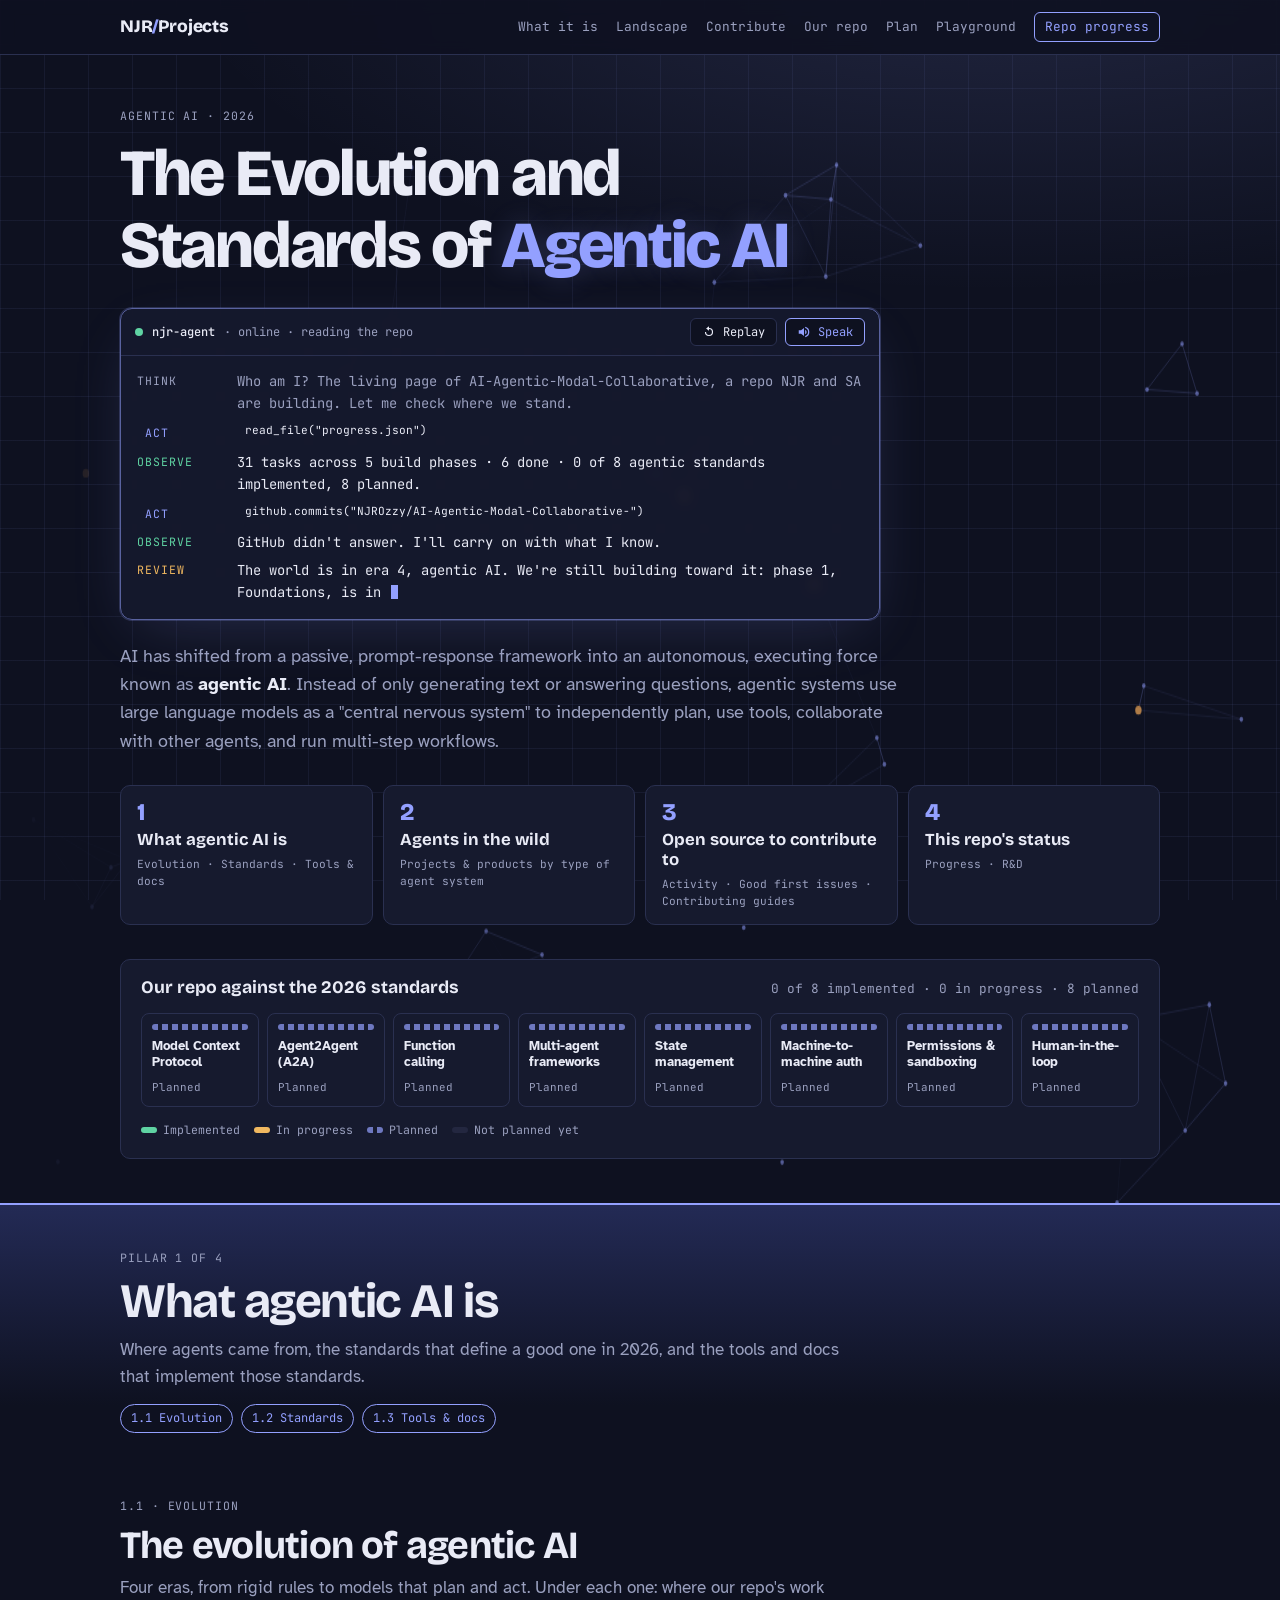
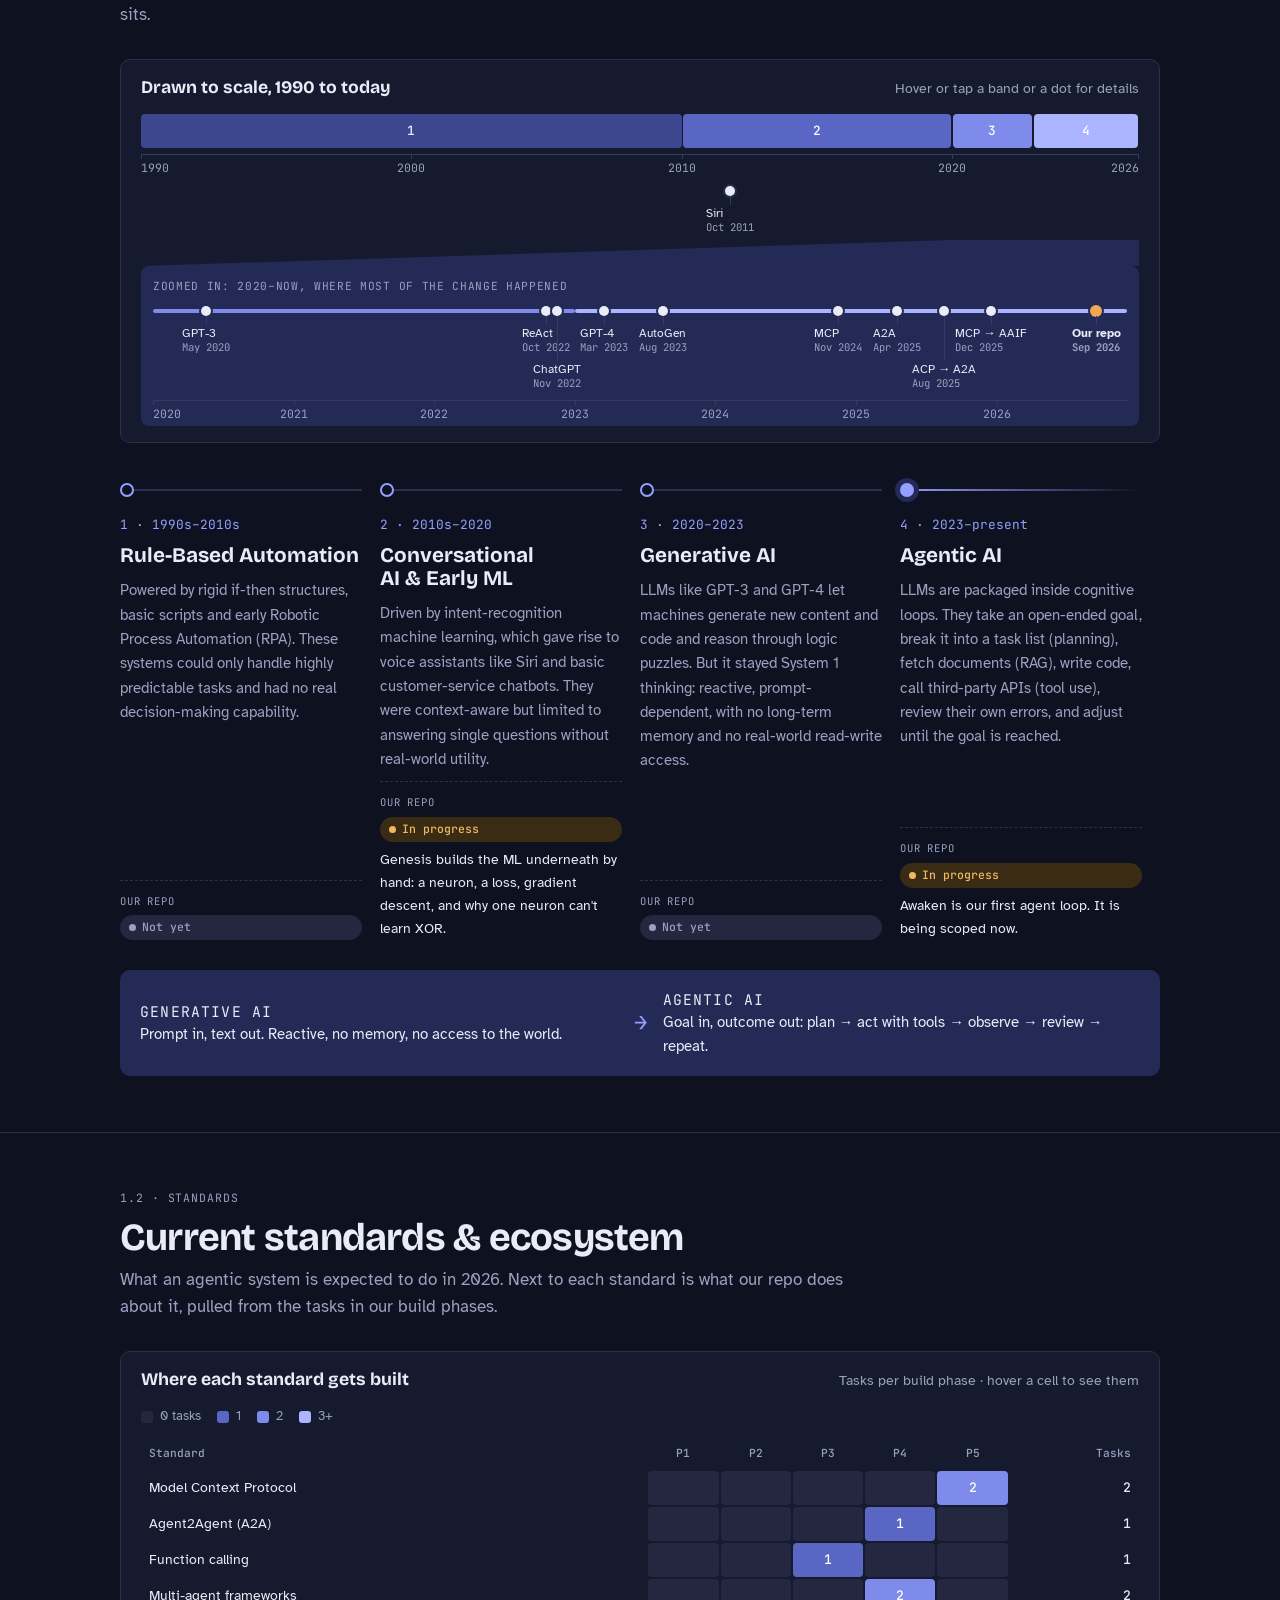
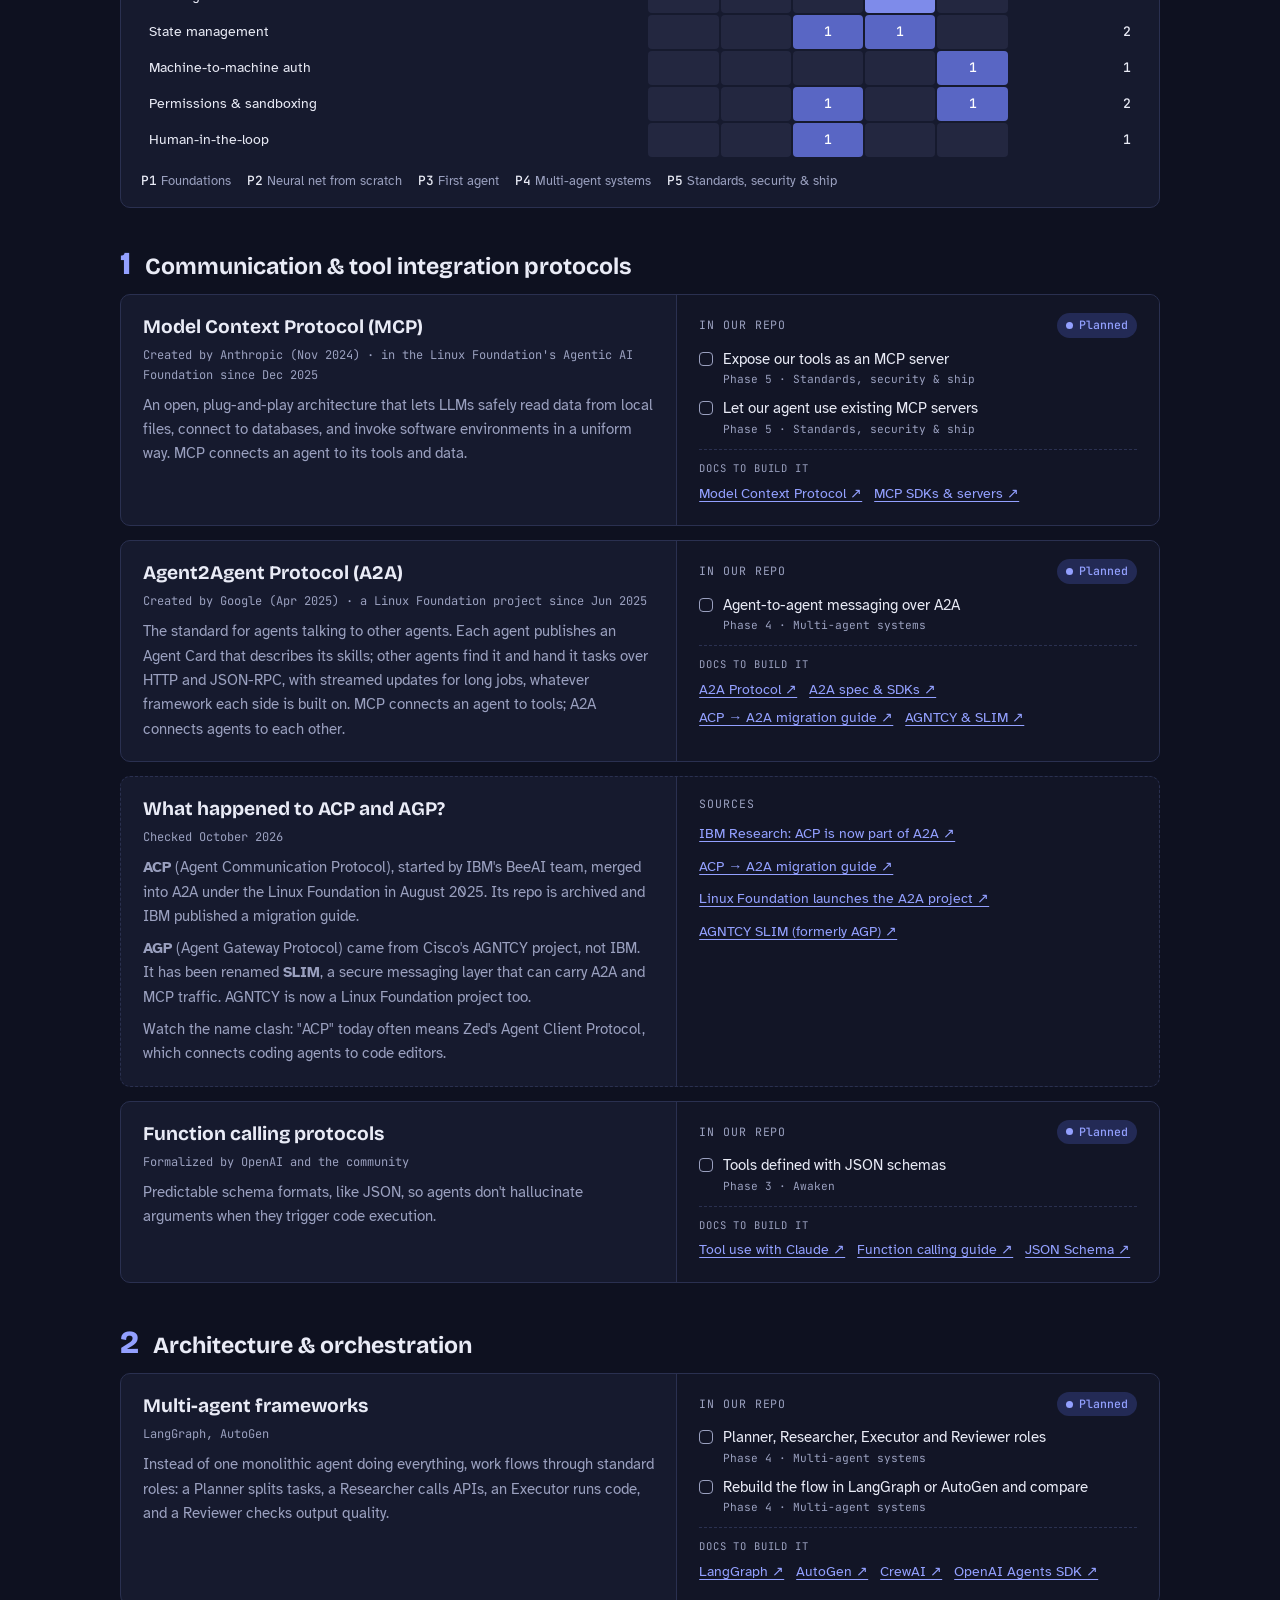
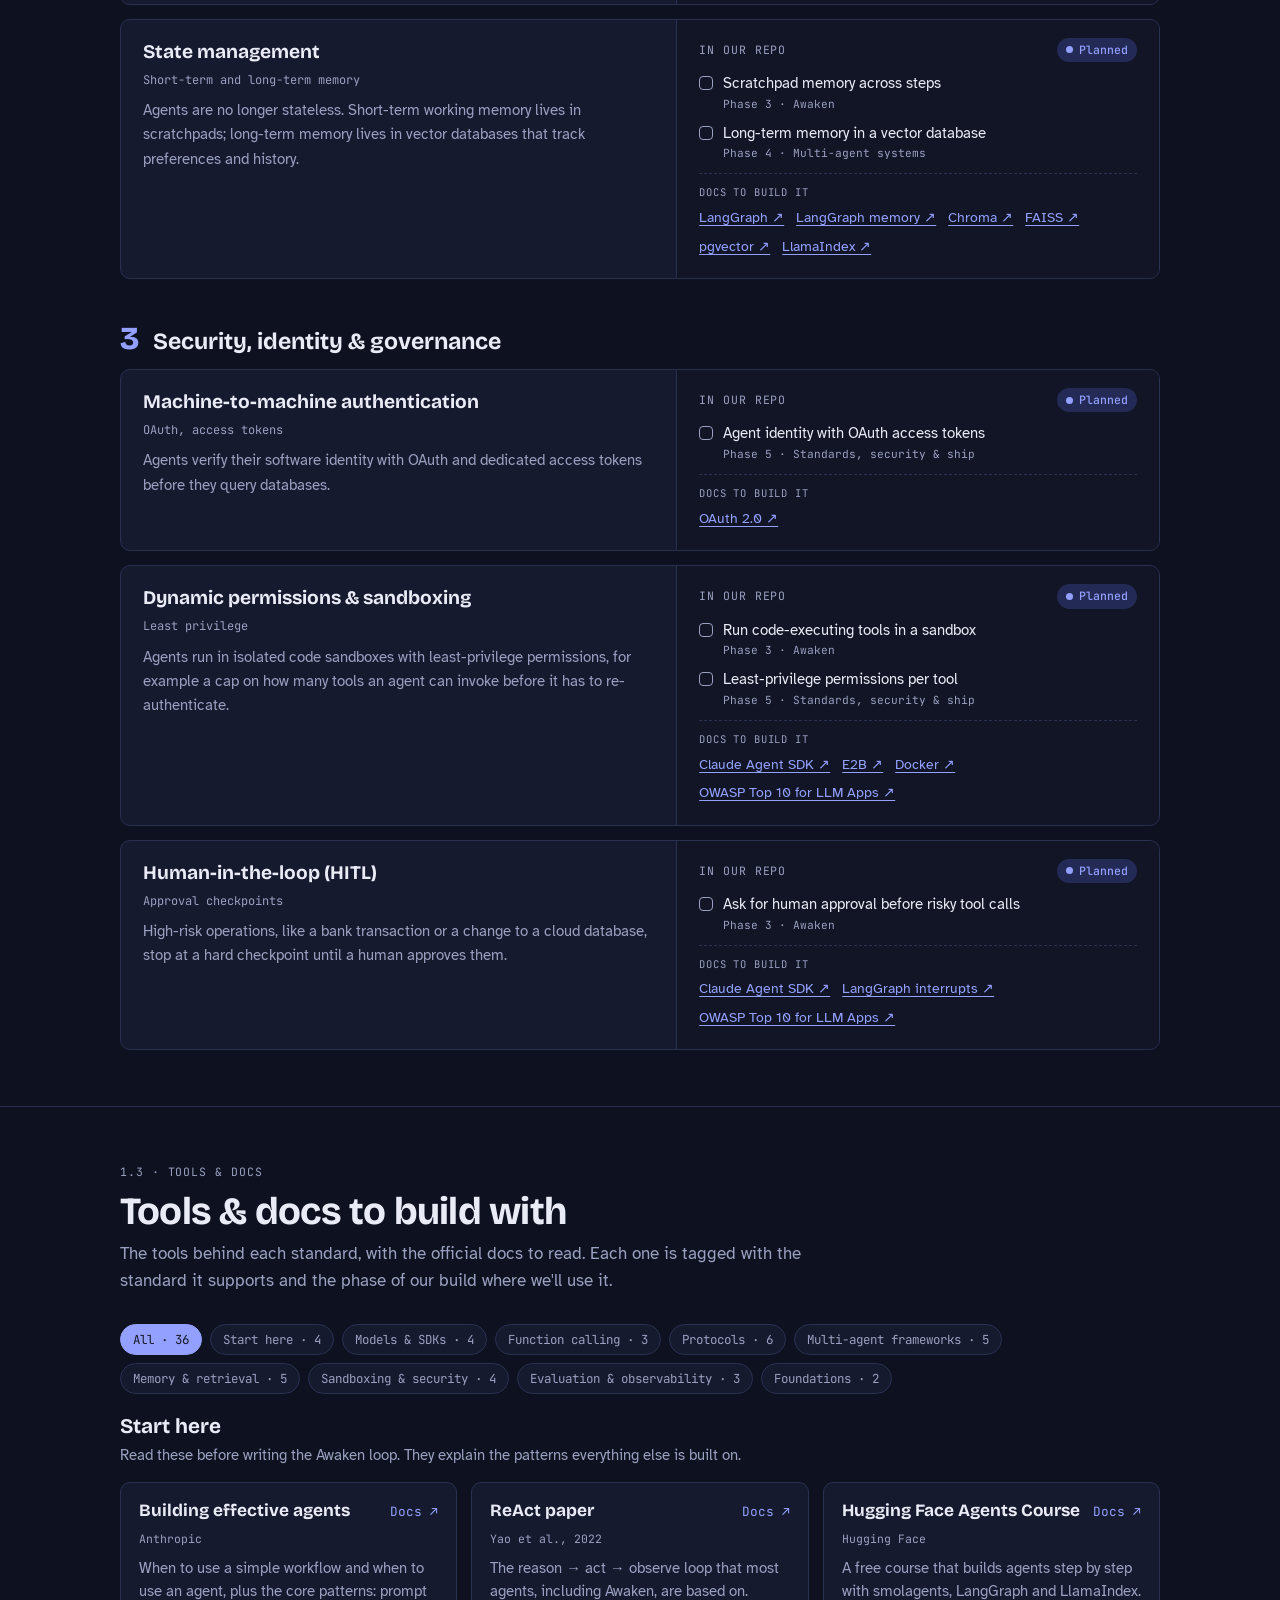
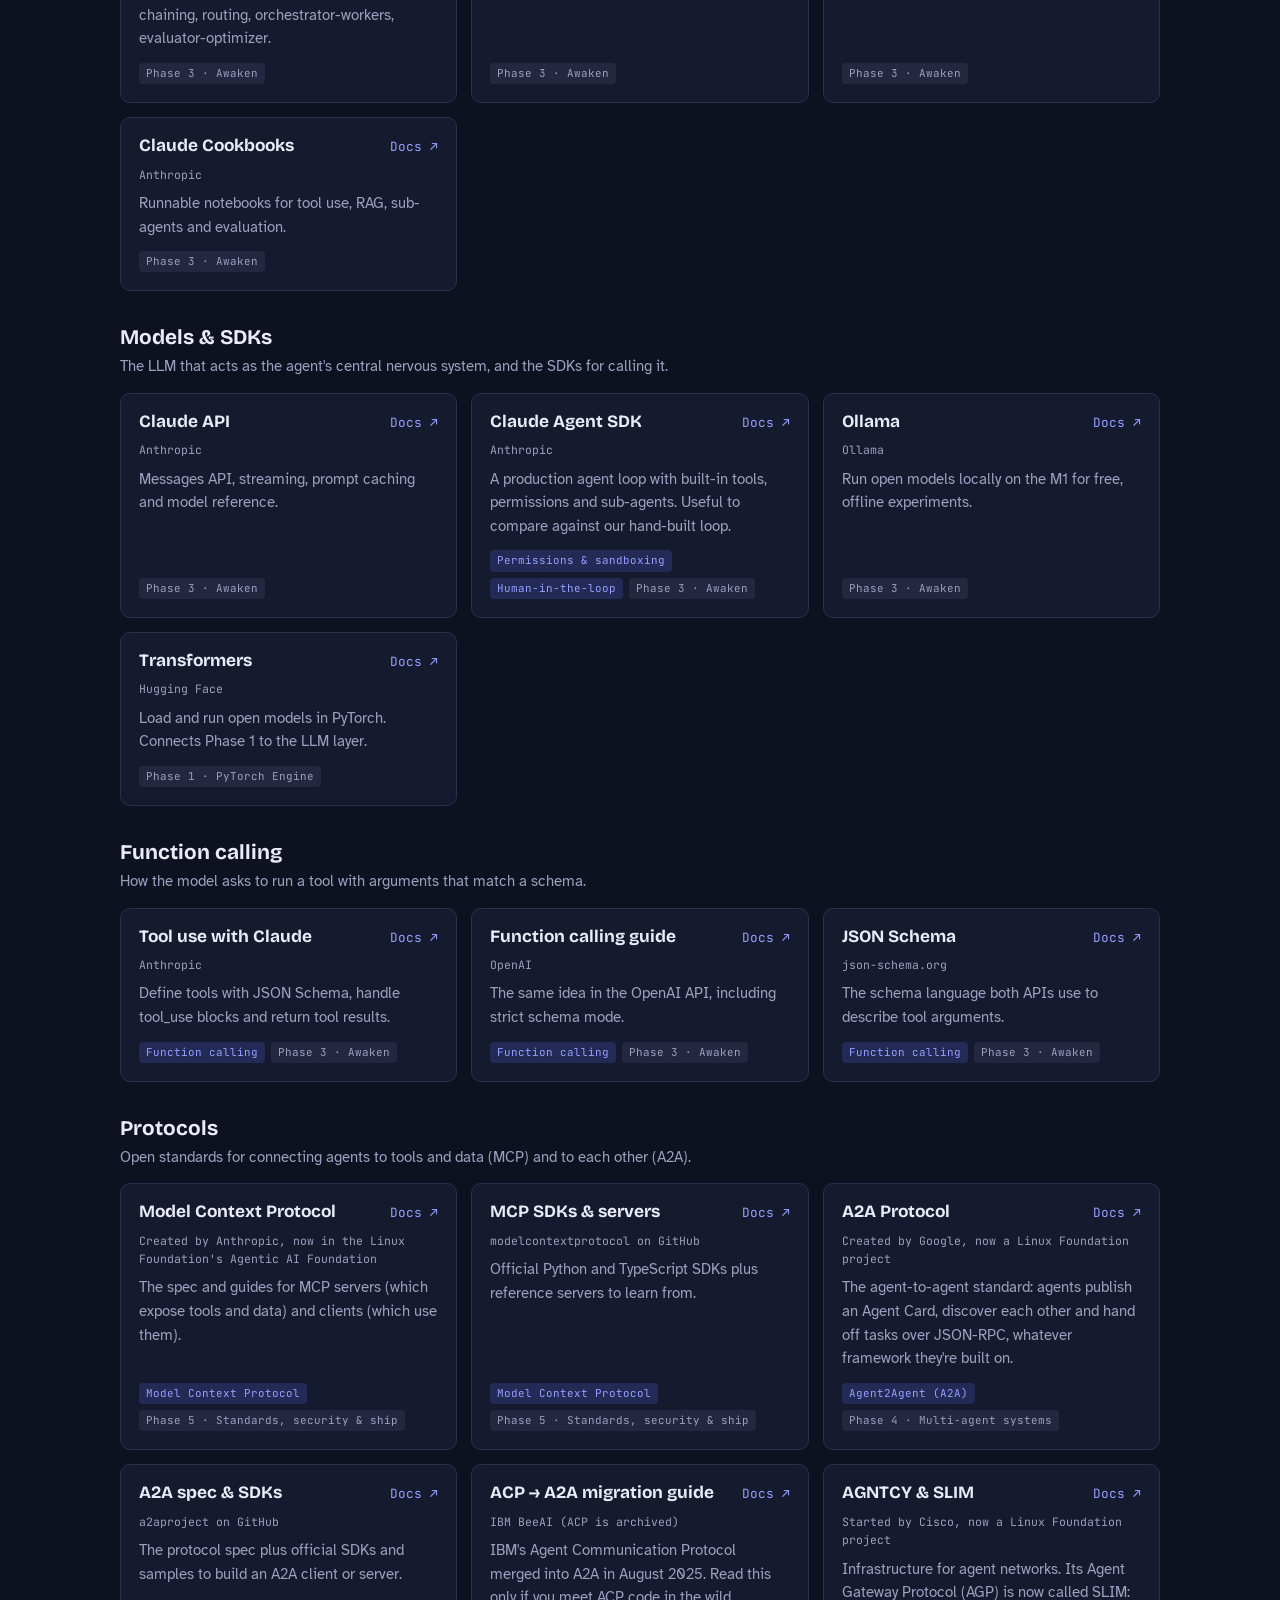
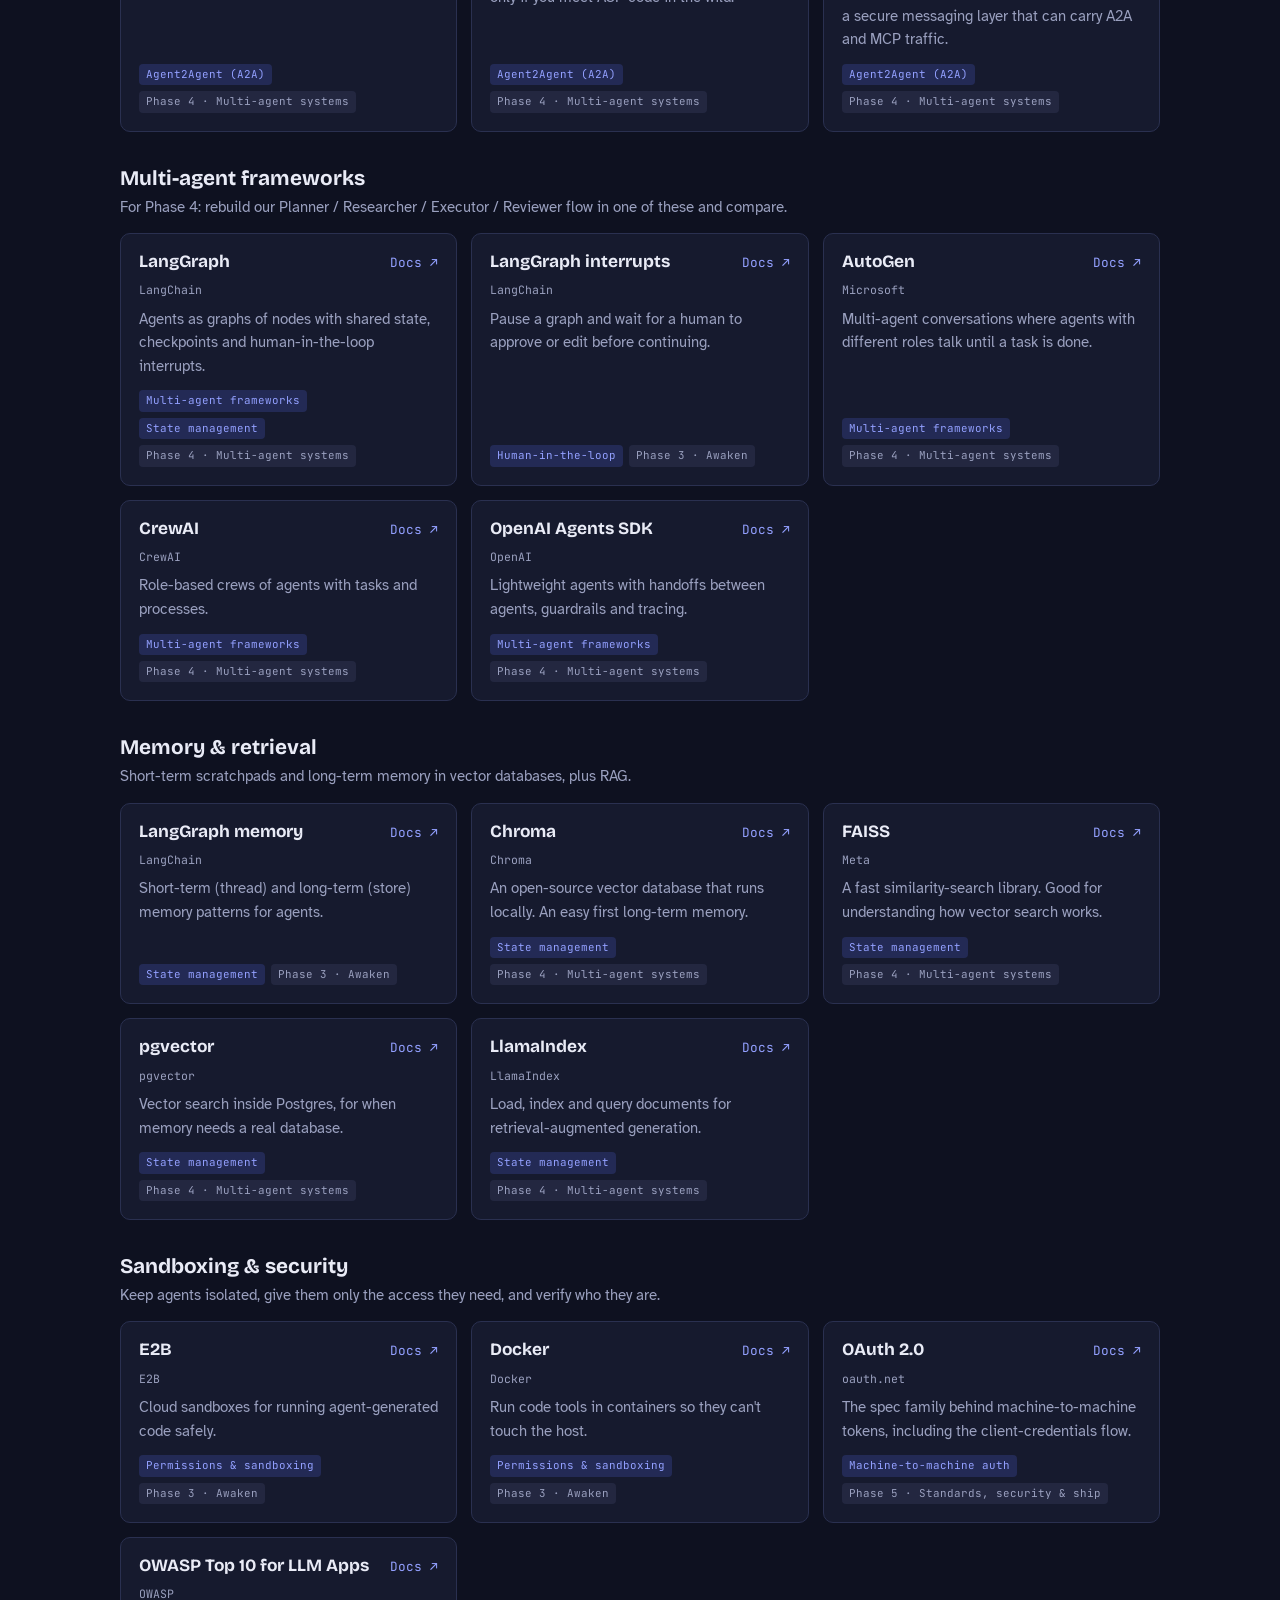
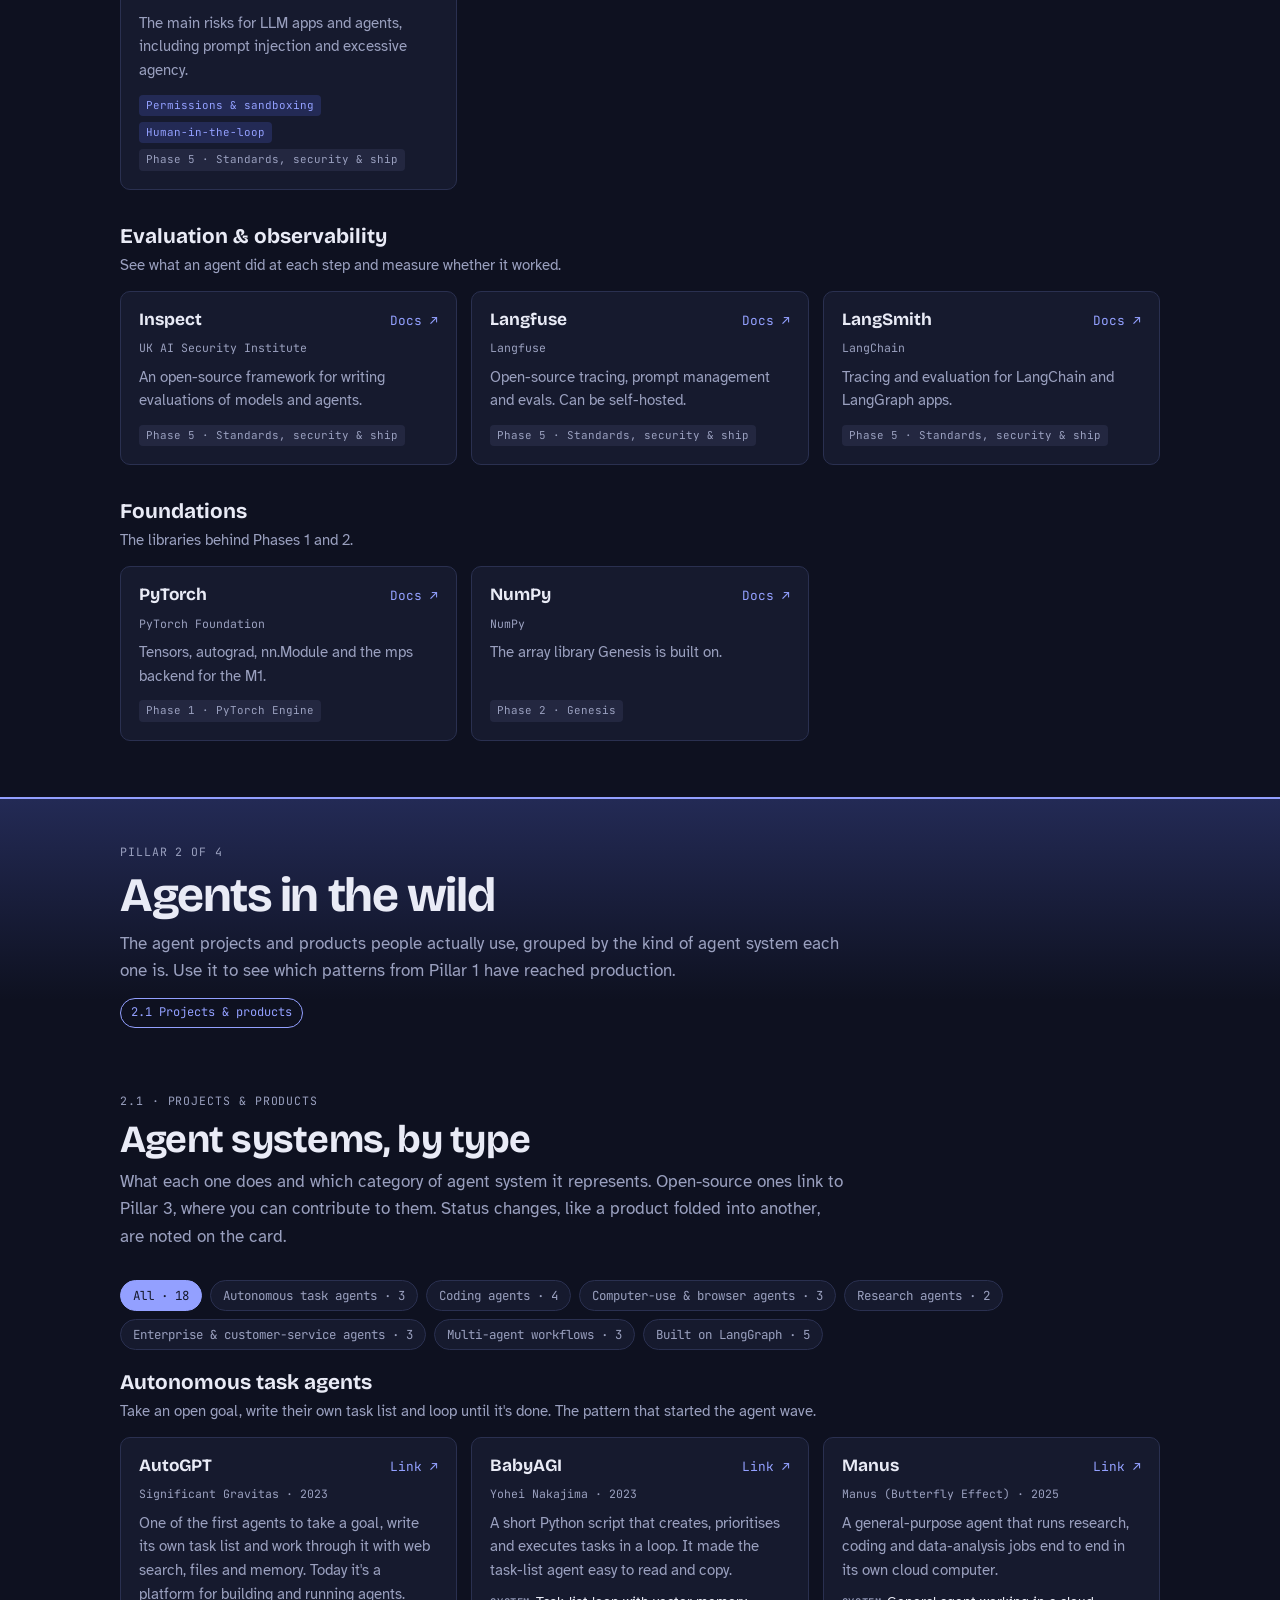
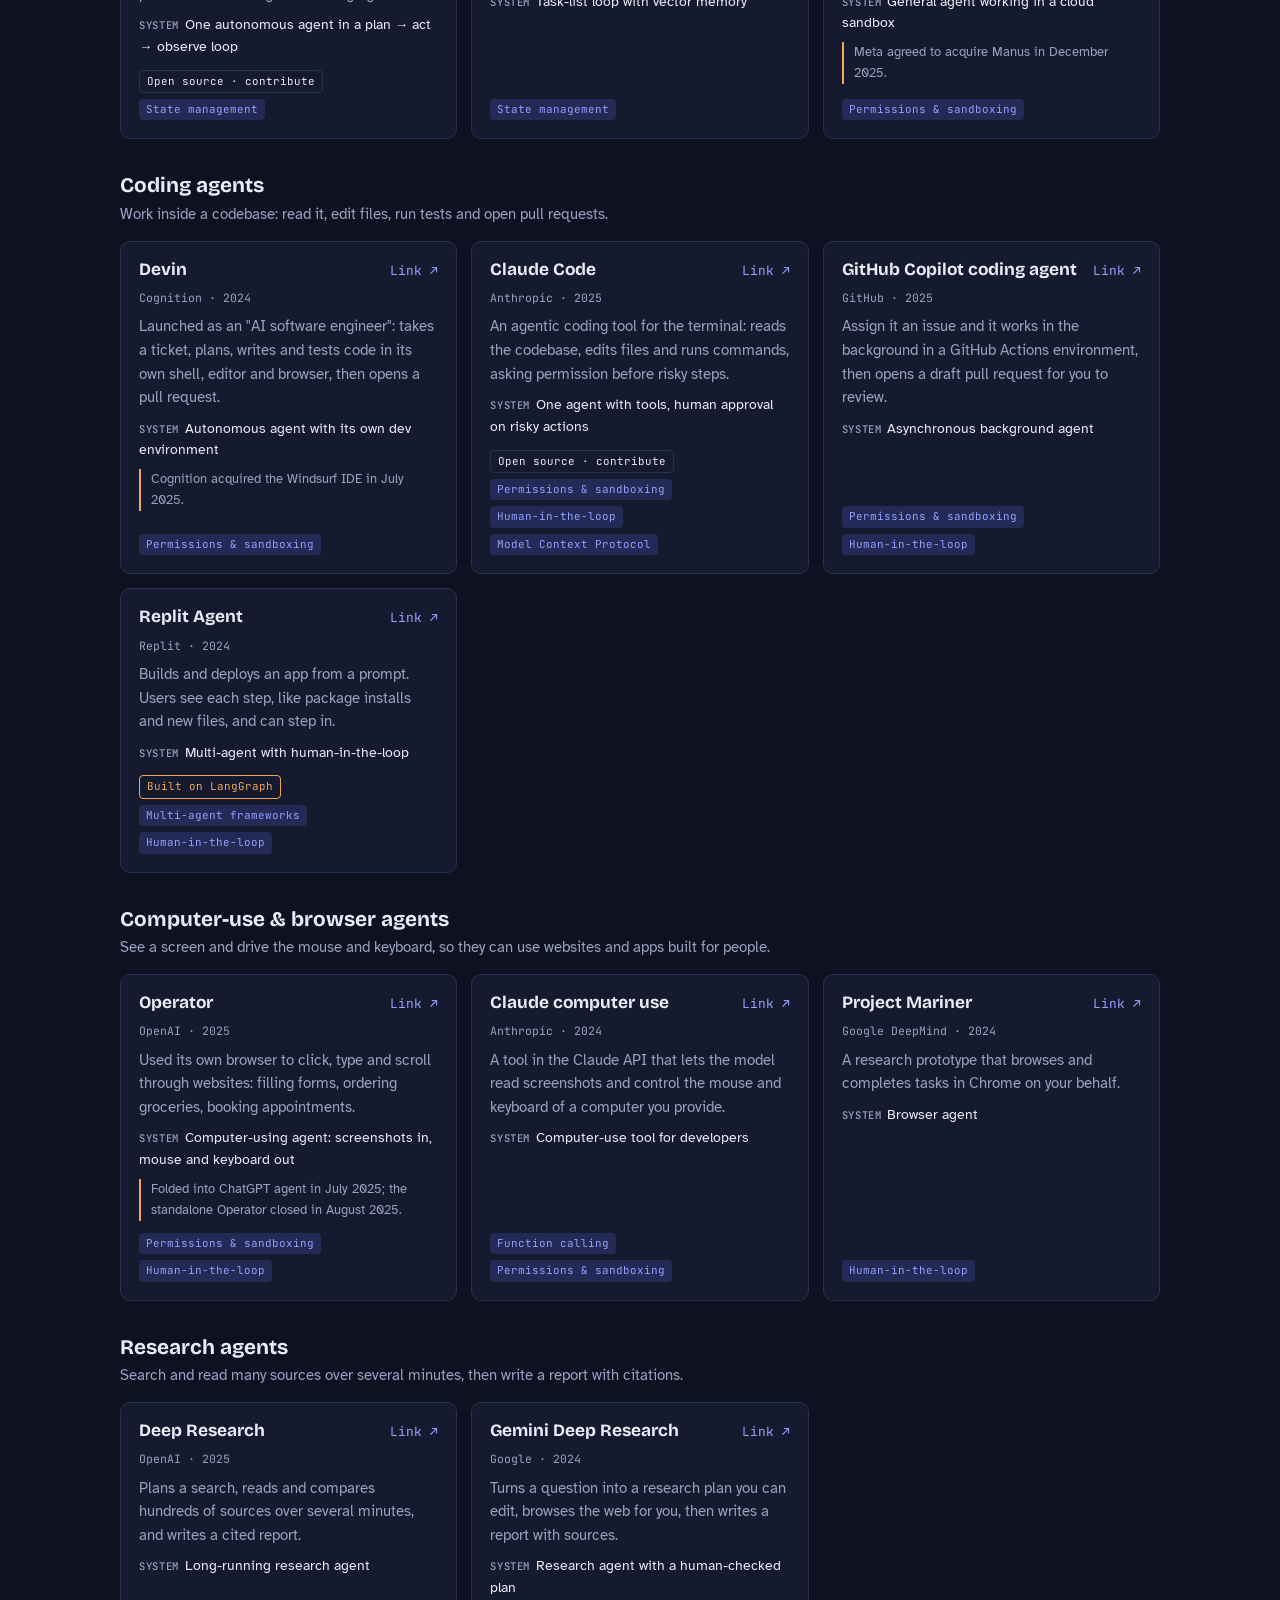
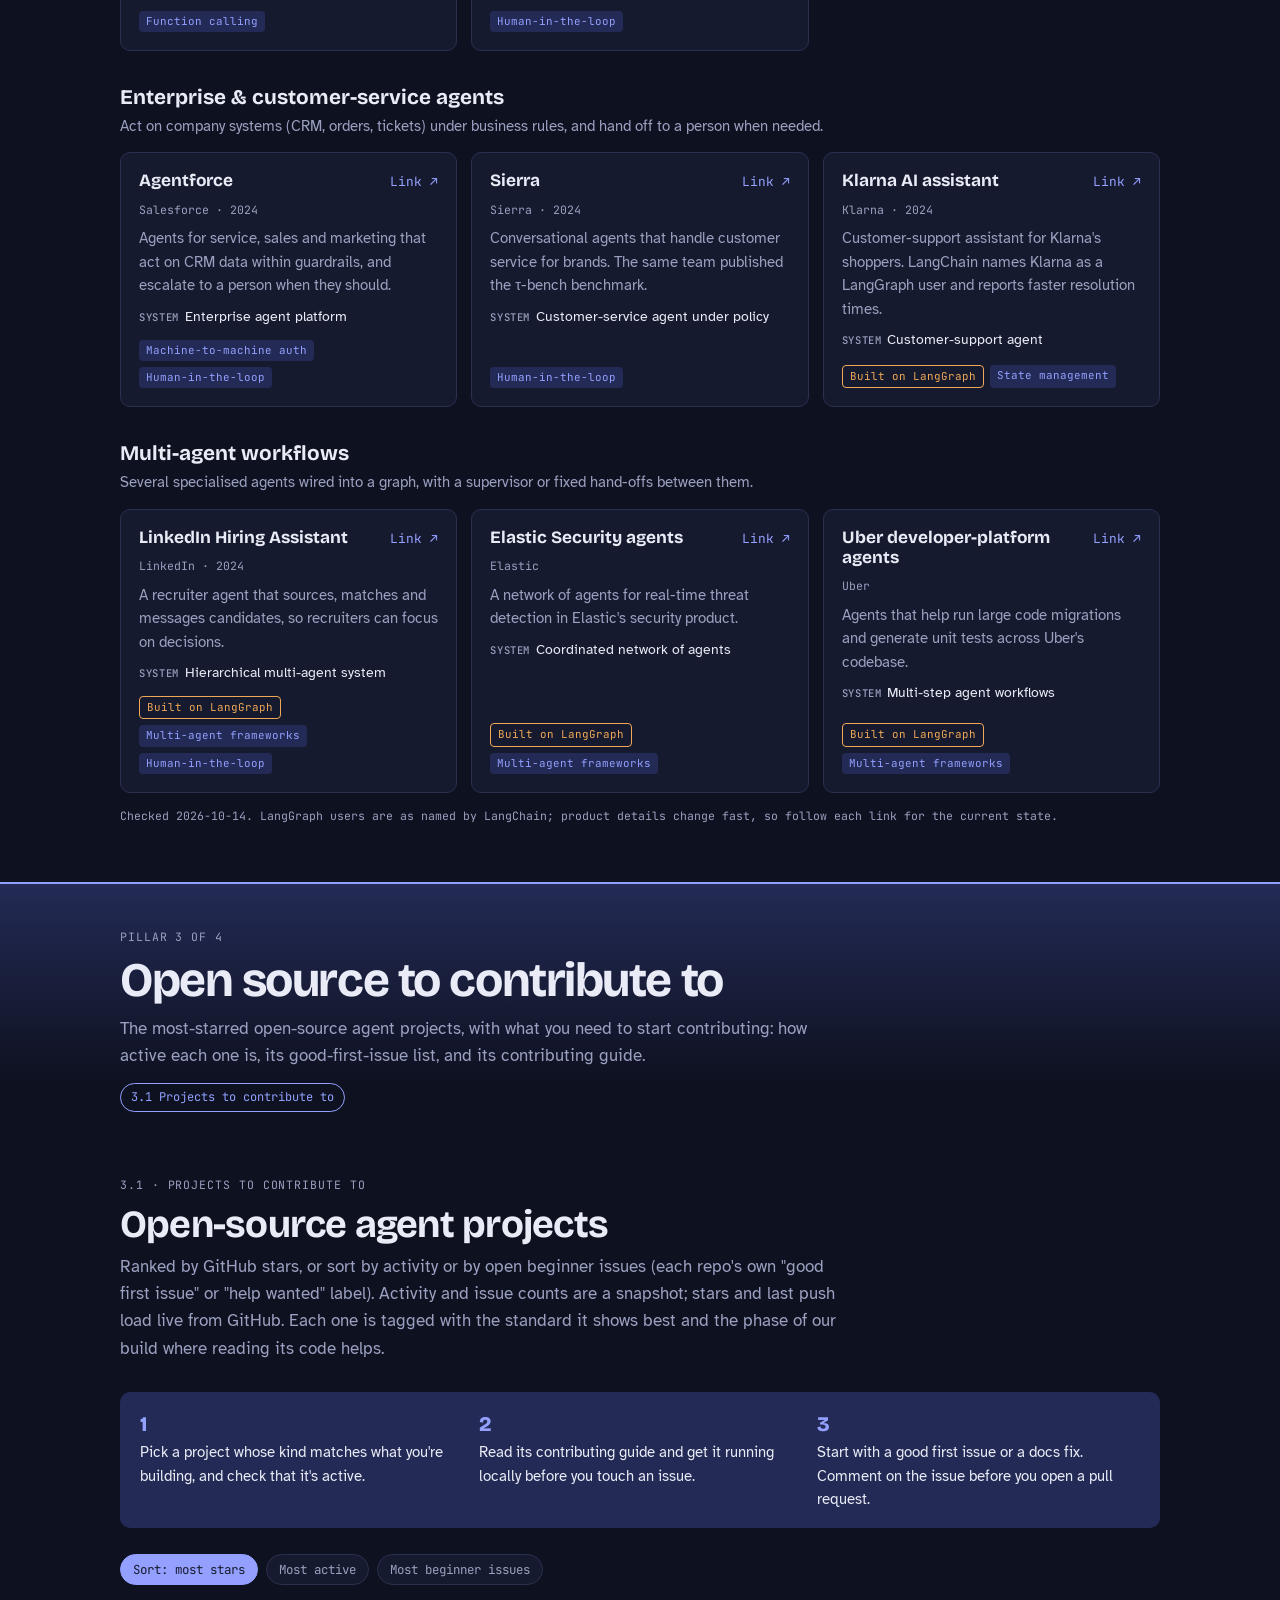
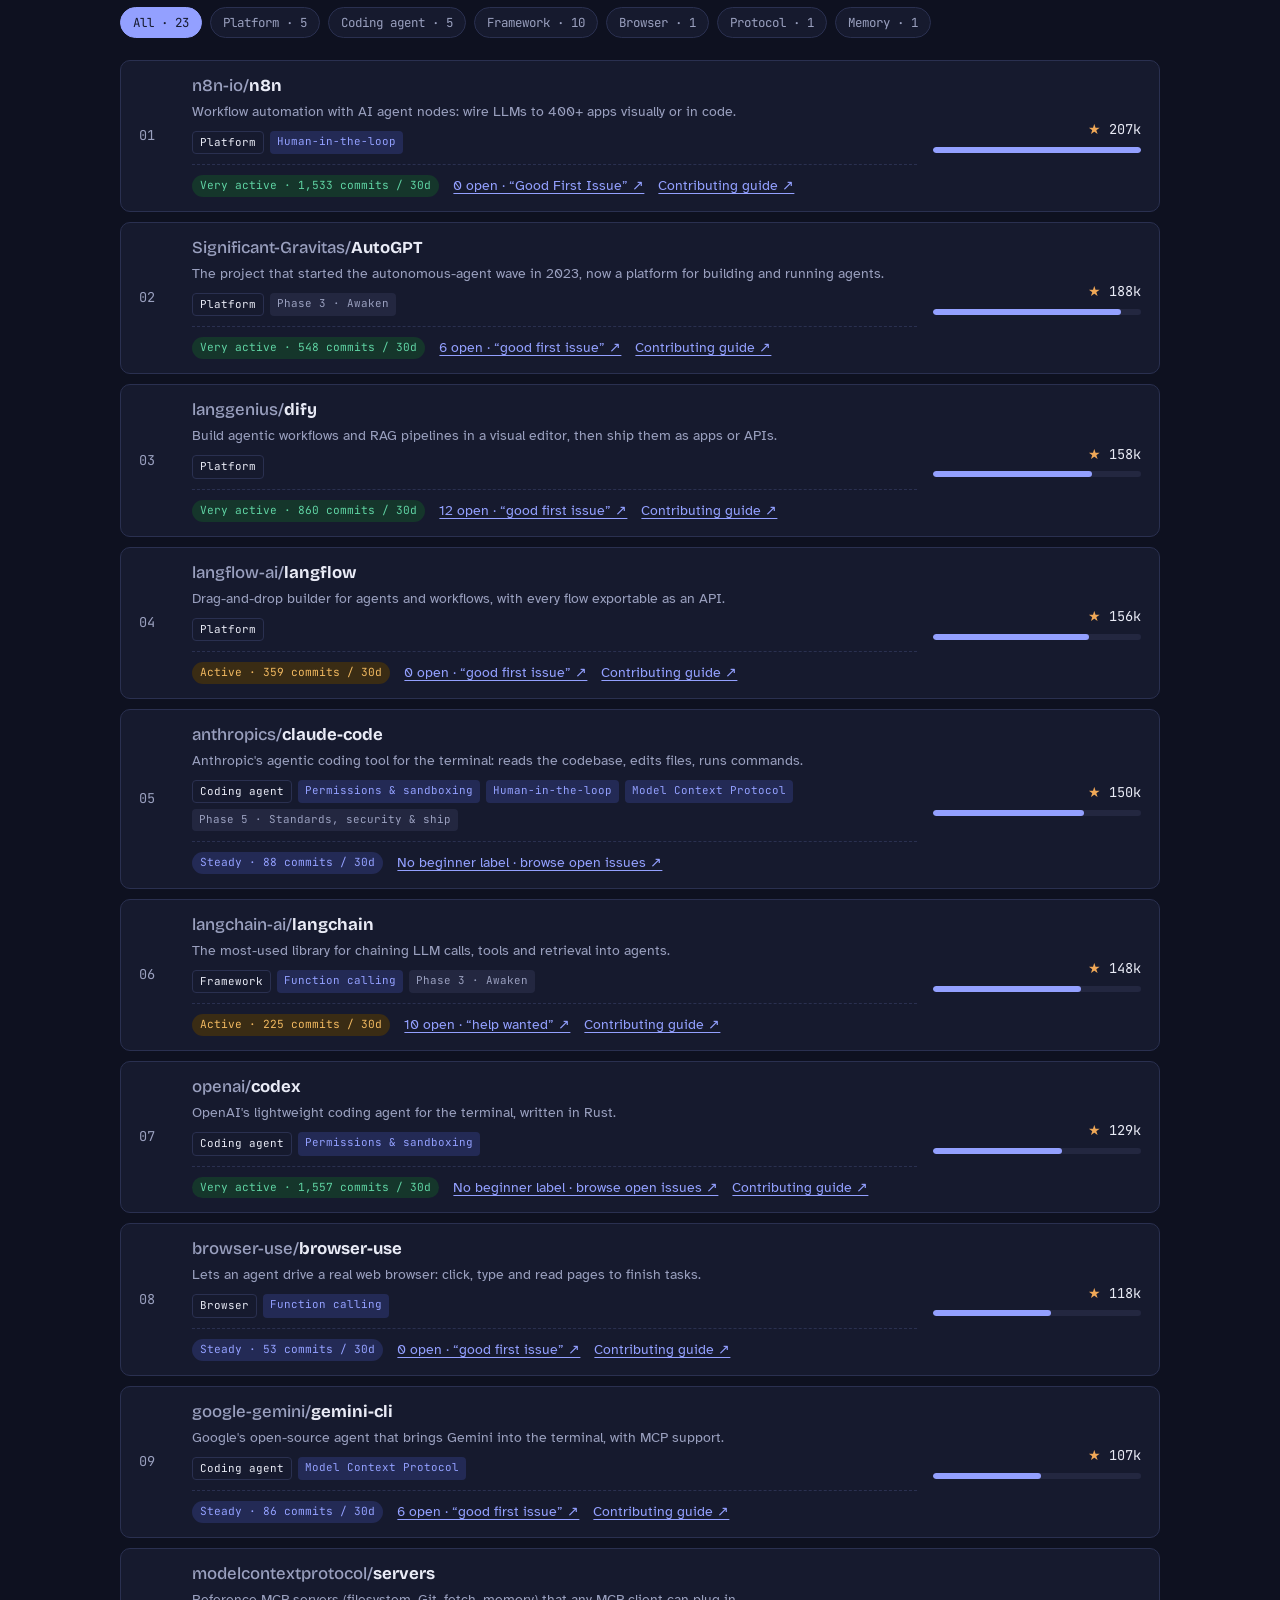
<file: workspace/NJRProjects/index.html>
<!DOCTYPE html>
<html lang="en" data-theme="dark">
<head>
<meta charset="UTF-8">
<meta name="viewport" content="width=device-width, initial-scale=1, viewport-fit=cover">
<title>Evolution of Agentic AI · NJR Projects</title>
<meta name="description" content="How AI went from rule-based automation to agentic systems, the standards that define agentic AI in 2026, and how our repo measures up against each one.">
<meta name="color-scheme" content="light dark">
<meta property="og:title" content="The Evolution and Standards of Agentic AI">
<meta property="og:description" content="How AI went from rule-based automation to agentic systems, the standards that define agentic AI in 2026, and how our repo measures up against each one.">
<meta property="og:type" content="website">
<link rel="icon" href="data:image/svg+xml,%3Csvg xmlns='http://www.w3.org/2000/svg' viewBox='0 0 32 32'%3E%3Crect width='32' height='32' rx='7' fill='%233442C9'/%3E%3Ccircle cx='16' cy='16' r='5' fill='%23fff'/%3E%3Cpath d='M4 9l7 5M4 23l7-5M28 16h-7' stroke='%23fff' stroke-width='2.2' stroke-linecap='round'/%3E%3C/svg%3E">
<link rel="preconnect" href="https://fonts.googleapis.com">
<link rel="preconnect" href="https://fonts.gstatic.com" crossorigin>
<link rel="stylesheet" href="https://fonts.googleapis.com/css2?family=Bricolage+Grotesque:opsz,wght@12..96,500;12..96,700;12..96,800&family=Atkinson+Hyperlegible:ital,wght@0,400;0,700;1,400&family=JetBrains+Mono:wght@400;500&display=swap">
<style>
  /* Layout: reading column (1080px). Hero states the thesis and shows an 8-cell
     standards matrix for our repo; then a 4-era timeline; then the standards,
     each paired with what our repo does about it (from progress.json). */
  :root {
    --bg: #F2F4F9;
    --surface: #FFFFFF;
    --line: #D7DCEA;
    --fg: #161A2E;
    --muted: #5A6180;
    --accent: #3442C9;
    --accent-soft: #E3E6FB;
    --signal: #B8621A;
    --done: #1F7A57;
    --done-soft: #DDF1E8;
    --progress: #9A5B08;
    --progress-soft: #F8EBD6;
    --idle: #6B7290;
    --idle-soft: #E6E8F0;

    --display: "Bricolage Grotesque", "Avenir Next", "Segoe UI", system-ui, sans-serif;
    --body: "Atkinson Hyperlegible", "Helvetica Neue", Arial, sans-serif;
    --mono: "JetBrains Mono", ui-monospace, "SF Mono", Menlo, monospace;
  }
  @media (prefers-color-scheme: dark) {
    :root:not([data-theme="light"]) {
      --bg: #0E1120; --surface: #161A2E; --line: #2A3050; --fg: #E9EBF6; --muted: #9AA0BF;
      --accent: #93A0FF; --accent-soft: #232A55; --signal: #F0A857;
      --done: #5FD3A3; --done-soft: #15362B; --progress: #F0B860; --progress-soft: #3A2C14;
      --idle: #9AA0BF; --idle-soft: #232740;
      color-scheme: dark;
    }
  }
  :root[data-theme="dark"] {
    --bg: #0E1120; --surface: #161A2E; --line: #2A3050; --fg: #E9EBF6; --muted: #9AA0BF;
    --accent: #93A0FF; --accent-soft: #232A55; --signal: #F0A857;
    --done: #5FD3A3; --done-soft: #15362B; --progress: #F0B860; --progress-soft: #3A2C14;
    --idle: #9AA0BF; --idle-soft: #232740;
    color-scheme: dark;
  }

  *, *::before, *::after { box-sizing: border-box; }
  html { scroll-behavior: smooth; }
  @media (prefers-reduced-motion: reduce) { html { scroll-behavior: auto; } * { transition: none !important; } }

  body { margin: 0; background: var(--bg); color: var(--fg); font-family: var(--body); font-size: 17px; line-height: 1.6; -webkit-font-smoothing: antialiased; }
  .wrap { max-width: 1080px; margin: 0 auto; padding-inline: 20px; }
  a { color: var(--accent); text-underline-offset: 3px; }
  a:focus-visible { outline: 2px solid var(--accent); outline-offset: 3px; border-radius: 4px; }
  h1, h2, h3 { font-family: var(--display); line-height: 1.1; margin: 0; text-wrap: balance; }
  p { margin: 0; }
  code { font-family: var(--mono); font-size: 0.85em; }
  [id] { scroll-margin-top: 72px; }

  .label { font-family: var(--mono); font-size: 0.72rem; letter-spacing: 0.08em; text-transform: uppercase; color: var(--muted); }

  /* ---------- top bar ---------- */
  .topbar { position: sticky; top: env(safe-area-inset-top, 0px); z-index: 5; background: color-mix(in srgb, var(--bg) 88%, transparent); backdrop-filter: blur(8px); border-bottom: 1px solid var(--line); }
  .topbar .wrap { display: flex; align-items: center; justify-content: space-between; gap: 16px; padding-block: 12px; flex-wrap: wrap; }
  .brand { font-family: var(--display); font-weight: 800; font-size: 1.1rem; color: var(--fg); text-decoration: none; letter-spacing: -0.01em; }
  .brand span { color: var(--accent); }
  .topbar nav { display: flex; gap: 18px; flex-wrap: wrap; align-items: center; }
  .topbar nav a { font-family: var(--mono); font-size: 0.8rem; color: var(--muted); text-decoration: none; }
  .topbar nav a:hover { color: var(--accent); }
  .topbar nav a.cta { color: var(--accent); border: 1px solid var(--accent); border-radius: 6px; padding: 4px 10px; }

  /* ---------- shared ---------- */
  .pill { display: inline-flex; align-items: center; gap: 6px; font-family: var(--mono); font-size: 0.72rem; font-weight: 500; padding: 3px 9px; border-radius: 999px; white-space: nowrap; }
  .pill::before { content: ""; width: 7px; height: 7px; border-radius: 50%; background: currentColor; }
  .pill.done { color: var(--done); background: var(--done-soft); }
  .pill.progress { color: var(--progress); background: var(--progress-soft); }
  .pill.todo { color: var(--accent); background: var(--accent-soft); }
  .pill.none { color: var(--idle); background: var(--idle-soft); }

  .mark { width: 14px; height: 14px; border-radius: 4px; border: 1.5px solid var(--idle); display: inline-grid; place-items: center; transform: translateY(2px); flex: 0 0 14px; }
  .mark.done { background: var(--done); border-color: var(--done); }
  .mark.done::after { content: ""; width: 7px; height: 4px; border-left: 2px solid var(--surface); border-bottom: 2px solid var(--surface); transform: rotate(-45deg) translate(1px, -1px); }
  .mark.progress { border-color: var(--progress); background: linear-gradient(90deg, var(--progress) 50%, transparent 50%); }

  section.block { padding-block: 56px; border-top: 1px solid var(--line); }
  .head { display: flex; flex-direction: column; gap: 8px; margin-bottom: 30px; max-width: 66ch; }
  .head h2 { font-size: clamp(1.7rem, 3.8vw, 2.4rem); font-weight: 700; letter-spacing: -0.02em; }
  .head p { color: var(--muted); }

  /* ---------- hero ---------- */
  .hero { padding-block: 52px 44px; }
  .hero h1 { font-size: clamp(2.2rem, 6vw, 4.1rem); font-weight: 800; letter-spacing: -0.035em; max-width: 17ch; margin-top: 12px; }
  .hero h1 em { font-style: normal; color: var(--accent); }
  .hero .lede { margin-top: 18px; max-width: 66ch; font-size: 1.1rem; color: var(--muted); }
  .hero .lede strong { color: var(--fg); font-weight: 700; }

  .matrix { margin-top: 34px; padding: 18px 20px; background: var(--surface); border: 1px solid var(--line); border-radius: 10px; display: flex; flex-direction: column; gap: 14px; }
  .matrix .mh { display: flex; justify-content: space-between; align-items: baseline; flex-wrap: wrap; gap: 8px 16px; }
  .matrix .mh h3 { font-size: 1.1rem; }
  .matrix .sum { font-family: var(--mono); font-size: 0.8rem; color: var(--muted); }
  .cells { display: grid; grid-template-columns: repeat(8, minmax(0, 1fr)); gap: 8px; }
  @media (max-width: 860px) { .cells { grid-template-columns: repeat(4, minmax(0, 1fr)); } }
  @media (max-width: 420px) { .cells { grid-template-columns: repeat(2, minmax(0, 1fr)); } }
  .cell { display: flex; flex-direction: column; gap: 8px; padding: 10px; border-radius: 8px; border: 1px solid var(--line); text-decoration: none; color: var(--fg); min-width: 0; transition: border-color .15s; }
  .cell:hover { border-color: var(--accent); }
  .cell .sq { height: 6px; border-radius: 3px; background: var(--idle-soft); }
  .cell.done .sq { background: var(--done); }
  .cell.progress .sq { background: var(--progress); }
  .cell.todo .sq { background: repeating-linear-gradient(90deg, var(--accent) 0 6px, transparent 6px 10px); opacity: .7; }
  .cell .nm { font-size: 0.82rem; line-height: 1.25; font-weight: 700; }
  .cell .st { font-family: var(--mono); font-size: 0.68rem; color: var(--muted); }
  .legend { display: flex; gap: 14px; flex-wrap: wrap; font-family: var(--mono); font-size: 0.72rem; color: var(--muted); }
  .legend span { display: inline-flex; align-items: center; gap: 6px; }
  .legend i { width: 16px; height: 6px; border-radius: 3px; display: inline-block; background: var(--idle-soft); }
  .legend i.done { background: var(--done); }
  .legend i.progress { background: var(--progress); }
  .legend i.todo { background: repeating-linear-gradient(90deg, var(--accent) 0 6px, transparent 6px 10px); opacity: .7; }

  /* ---------- evolution timeline ---------- */
  .timeline { list-style: none; margin: 0; padding: 0; display: grid; grid-template-columns: repeat(4, minmax(0, 1fr)); gap: 0; position: relative; }
  .era { padding: 0 18px 0 0; display: flex; flex-direction: column; gap: 10px; min-width: 0; }
  .era .axis { position: relative; height: 22px; margin-bottom: 4px; }
  .era .axis::before { content: ""; position: absolute; left: 0; right: 0; top: 10px; height: 2px; background: var(--line); }
  .era .axis::after { content: ""; position: absolute; left: 0; top: 4px; width: 14px; height: 14px; border-radius: 50%; background: var(--bg); border: 2px solid var(--accent); }
  .era.now .axis::after { background: var(--accent); box-shadow: 0 0 0 5px var(--accent-soft); }
  .era.now .axis::before { background: linear-gradient(90deg, var(--accent), transparent); }
  .era .when { font-family: var(--mono); font-size: 0.8rem; color: var(--accent); }
  .era h3 { font-size: 1.3rem; }
  .era .txt { color: var(--muted); font-size: 0.95rem; }
  .era .ours { margin-top: auto; padding-top: 12px; border-top: 1px dashed var(--line); display: flex; flex-direction: column; gap: 6px; font-size: 0.9rem; }
  .era .ours .label { font-size: 0.66rem; }
  @media (max-width: 860px) {
    .timeline { grid-template-columns: 1fr; gap: 28px; }
    .era { padding: 0 0 0 30px; position: relative; }
    .era .axis { position: absolute; left: 0; top: 0; bottom: -28px; width: 14px; height: auto; margin: 0; }
    .era .axis::before { left: 6px; right: auto; top: 18px; bottom: 0; width: 2px; height: auto; }
    .era.now .axis::before { background: var(--line); }
    .era:last-child .axis::before { display: none; }
  }

  .shift { margin-top: 30px; display: grid; grid-template-columns: minmax(0, 1fr) auto minmax(0, 1fr); gap: 16px; align-items: center; padding: 18px 20px; border-radius: 10px; background: var(--accent-soft); }
  .shift .side p { font-size: 0.92rem; color: var(--fg); }
  .shift .arrow { font-family: var(--mono); font-size: 1.4rem; color: var(--accent); }
  @media (max-width: 640px) { .shift { grid-template-columns: 1fr; } .shift .arrow { transform: rotate(90deg); justify-self: start; } }

  /* ---------- standards ---------- */
  .group { display: flex; flex-direction: column; gap: 14px; }
  .group + .group { margin-top: 44px; }
  .group-h { display: flex; align-items: baseline; gap: 14px; }
  .group-h .gn { font-family: var(--display); font-weight: 800; font-size: 2rem; color: var(--accent); line-height: 1; }
  .group-h h3 { font-size: 1.45rem; }

  .std { display: grid; grid-template-columns: minmax(0, 1.15fr) minmax(0, 1fr); background: var(--surface); border: 1px solid var(--line); border-radius: 10px; overflow: hidden; }
  @media (max-width: 820px) { .std { grid-template-columns: 1fr; } }
  .std .what { padding: 20px 22px; display: flex; flex-direction: column; gap: 8px; min-width: 0; }
  .std .what h4 { font-family: var(--display); font-size: 1.2rem; margin: 0; line-height: 1.2; }
  .std .what .by { font-family: var(--mono); font-size: 0.75rem; color: var(--muted); }
  .std .what p { color: var(--muted); font-size: 0.95rem; }
  .std .ours { padding: 18px 22px 20px; background: color-mix(in srgb, var(--bg) 55%, var(--surface)); border-left: 1px solid var(--line); display: flex; flex-direction: column; gap: 10px; min-width: 0; }
  @media (max-width: 820px) { .std .ours { border-left: none; border-top: 1px solid var(--line); } }
  .std .ours .oh { display: flex; justify-content: space-between; align-items: center; gap: 10px; flex-wrap: wrap; }
  .std .ours ul { list-style: none; margin: 0; padding: 0; display: flex; flex-direction: column; gap: 8px; }
  .std .ours li { display: flex; gap: 10px; align-items: baseline; font-size: 0.92rem; }
  .std .ours li .ph { display: block; font-family: var(--mono); font-size: 0.7rem; color: var(--muted); }
  .std .ours .gap { font-size: 0.92rem; color: var(--muted); }

  /* ---------- tools & docs ---------- */
  .filters { display: flex; flex-wrap: wrap; gap: 8px; margin-bottom: 22px; }
  .filters button { font-family: var(--mono); font-size: 0.78rem; padding: 6px 12px; border-radius: 999px; border: 1px solid var(--line); background: var(--surface); color: var(--muted); cursor: pointer; }
  .filters button:hover { border-color: var(--accent); color: var(--accent); }
  .filters button[aria-pressed="true"] { background: var(--accent); border-color: var(--accent); color: var(--surface); }
  .filters button:focus-visible { outline: 2px solid var(--accent); outline-offset: 2px; }
  .tcat + .tcat { margin-top: 36px; }
  .tcat-h { display: flex; flex-direction: column; gap: 4px; margin-bottom: 14px; max-width: 70ch; }
  .tcat-h h3 { font-size: 1.3rem; }
  .tcat-h p { color: var(--muted); font-size: 0.95rem; }
  .tgrid { display: grid; grid-template-columns: repeat(3, minmax(0, 1fr)); gap: 14px; }
  @media (max-width: 900px) { .tgrid { grid-template-columns: repeat(2, minmax(0, 1fr)); } }
  @media (max-width: 560px) { .tgrid { grid-template-columns: 1fr; } }
  .tool { display: flex; flex-direction: column; gap: 8px; padding: 18px; background: var(--surface); border: 1px solid var(--line); border-radius: 10px; min-width: 0; }
  .tool .th { display: flex; justify-content: space-between; align-items: baseline; gap: 10px; }
  .tool h4 { font-family: var(--display); font-size: 1.08rem; margin: 0; line-height: 1.2; }
  .tool .by { font-family: var(--mono); font-size: 0.72rem; color: var(--muted); }
  .tool p { color: var(--muted); font-size: 0.92rem; }
  .tool .tags { display: flex; flex-wrap: wrap; gap: 6px; margin-top: auto; padding-top: 4px; }
  .tag { font-family: var(--mono); font-size: 0.68rem; padding: 2px 7px; border-radius: 4px; text-decoration: none; white-space: nowrap; }
  .tag.s { color: var(--accent); background: var(--accent-soft); }
  .tag.ph { color: var(--muted); background: var(--idle-soft); }
  .tool .go { font-family: var(--mono); font-size: 0.8rem; text-decoration: none; white-space: nowrap; }
  .tool .go:hover { text-decoration: underline; }

  /* top-starred repos */
  .rlist { list-style: none; margin: 0; padding: 0; display: flex; flex-direction: column; gap: 10px; }
  .repo { display: grid; grid-template-columns: 2.2em minmax(0, 1fr) minmax(0, 13rem); gap: 16px; align-items: center; padding: 14px 18px; background: var(--surface); border: 1px solid var(--line); border-radius: 10px; transition: border-color .15s; }
  .repo:hover { border-color: var(--accent); }
  .repo .rk { font-family: var(--mono); font-size: 0.85rem; color: var(--muted); font-variant-numeric: tabular-nums; }
  .repo .rn { display: flex; flex-wrap: wrap; align-items: baseline; gap: 4px 10px; }
  .repo h4 { font-family: var(--display); font-size: 1.05rem; margin: 0; line-height: 1.25; overflow-wrap: anywhere; }
  .repo h4 a { color: var(--fg); text-decoration: none; }
  .repo h4 a:hover { color: var(--accent); }
  .repo h4 .own { color: var(--muted); font-weight: 500; }
  .repo p { color: var(--muted); font-size: 0.9rem; margin-top: 4px; }
  .repo .tags { display: flex; flex-wrap: wrap; gap: 6px; margin-top: 8px; }
  .repo .st { display: flex; flex-direction: column; gap: 6px; }
  .repo .num { font-family: var(--mono); font-size: 0.85rem; font-variant-numeric: tabular-nums; text-align: right; }
  .repo .num b { color: var(--signal); font-weight: 500; }
  .repo .bar { height: 6px; border-radius: 3px; background: var(--idle-soft); overflow: hidden; }
  .repo .bar i { display: block; height: 100%; border-radius: 3px; background: var(--accent); transition: width .6s ease; }
  .tag.k { color: var(--fg); border: 1px solid var(--line); }

  /* four pillars: hero map + a header band opening each pillar */
  .pillars { margin-top: 30px; display: grid; grid-template-columns: repeat(4, minmax(0, 1fr)); gap: 10px; }
  @media (max-width: 900px) { .pillars { grid-template-columns: repeat(2, minmax(0, 1fr)); } }
  @media (max-width: 480px) { .pillars { grid-template-columns: 1fr; } }
  .pcard { display: flex; flex-direction: column; gap: 6px; padding: 14px 16px; background: var(--surface); border: 1px solid var(--line); border-radius: 10px; color: var(--fg); text-decoration: none; min-width: 0; transition: border-color .15s; }
  .pcard:hover { border-color: var(--accent); }
  .pcard .pn { font-family: var(--display); font-weight: 800; font-size: 1.5rem; color: var(--accent); line-height: 1; }
  .pcard strong { font-family: var(--display); font-size: 1.05rem; line-height: 1.2; }
  .pcard span:last-child { font-family: var(--mono); font-size: 0.7rem; color: var(--muted); line-height: 1.5; }
  section.pillar { padding-block: 44px 8px; border-top: 2px solid var(--accent); background: linear-gradient(var(--accent-soft), transparent 85%); }
  section.pillar .head { margin-bottom: 0; }
  section.pillar h2 { font-size: clamp(2rem, 4.6vw, 3rem); letter-spacing: -0.03em; }
  section.pillar + section.block { border-top: none; }
  .subnav { display: flex; flex-wrap: wrap; gap: 8px; margin-top: 14px; }
  .subnav a { font-family: var(--mono); font-size: 0.75rem; padding: 4px 10px; border-radius: 999px; border: 1px solid var(--accent); text-decoration: none; }
  .subnav a:hover { background: var(--accent); color: var(--surface); }

  /* 2.1 landscape */
  .land .sys { font-size: 0.85rem; color: var(--fg); }
  .land .sys b { font-family: var(--mono); font-size: 0.66rem; letter-spacing: 0.06em; text-transform: uppercase; color: var(--muted); font-weight: 500; margin-right: 6px; }
  .land .note, .repo .note { font-size: 0.82rem; color: var(--muted); padding-left: 10px; border-left: 2px solid var(--signal); }
  .tag.fw { color: var(--signal); border: 1px solid var(--signal); }

  /* 3.1 contribution row under each repo */
  .repo .contrib { display: flex; flex-wrap: wrap; align-items: center; gap: 6px 14px; margin-top: 10px; padding-top: 10px; border-top: 1px dashed var(--line); font-size: 0.85rem; }
  .act { font-family: var(--mono); font-size: 0.7rem; padding: 2px 8px; border-radius: 999px; white-space: nowrap; }
  .act.a4 { color: var(--done); background: var(--done-soft); }
  .act.a3 { color: var(--progress); background: var(--progress-soft); }
  .act.a2 { color: var(--accent); background: var(--accent-soft); }
  .act.a1 { color: var(--idle); background: var(--idle-soft); }
  .repo .contrib .push { font-family: var(--mono); font-size: 0.7rem; color: var(--muted); }
  .start { margin: 0 0 26px; padding: 16px 20px; border-radius: 10px; background: var(--accent-soft); display: grid; grid-template-columns: repeat(3, minmax(0, 1fr)); gap: 16px; list-style: none; counter-reset: s; }
  .start li { counter-increment: s; font-size: 0.92rem; }
  .start li::before { content: counter(s); display: block; font-family: var(--display); font-weight: 800; color: var(--accent); font-size: 1.3rem; }
  @media (max-width: 720px) { .start { grid-template-columns: 1fr; } }
  .std.note { border-style: dashed; }
  .std.note .ours a { font-size: 0.88rem; }

  /* R&D: experiments, papers, benchmarks */
  .rnd-sum { font-family: var(--mono); font-size: 0.8rem; color: var(--muted); margin: -8px 0 22px; }
  .exp { display: flex; flex-direction: column; gap: 10px; padding: 18px; background: var(--surface); border: 1px solid var(--line); border-radius: 10px; min-width: 0; }
  .exp.done { border-left: 3px solid var(--done); }
  .exp .pill { align-self: flex-start; }
  .exp h4 { font-family: var(--display); font-size: 1.05rem; margin: 0; line-height: 1.3; }
  .exp dl { margin: 0; display: grid; gap: 8px; }
  .exp dt { font-family: var(--mono); font-size: 0.68rem; letter-spacing: 0.06em; text-transform: uppercase; color: var(--muted); }
  .exp dd { margin: 2px 0 0; font-size: 0.9rem; color: var(--muted); }
  .exp dd.res { color: var(--fg); }
  .exp .based a { font-size: 0.85rem; margin-right: 10px; }
  .exp .tags, .bench .tags { display: flex; flex-wrap: wrap; gap: 6px; margin-top: auto; }
  .years { display: flex; flex-direction: column; gap: 26px; }
  .year { display: grid; grid-template-columns: 4.5rem minmax(0, 1fr); gap: 16px; }
  .year > h4 { font-family: var(--mono); font-size: 0.95rem; color: var(--accent); margin: 0; padding-top: 14px; position: sticky; top: 70px; align-self: start; }
  .papers { list-style: none; margin: 0; padding: 0 0 0 18px; border-left: 2px solid var(--line); display: flex; flex-direction: column; gap: 10px; }
  .paper { position: relative; padding: 12px 16px; background: var(--surface); border: 1px solid var(--line); border-radius: 10px; scroll-margin-top: 90px; }
  .paper::before { content: ""; position: absolute; left: -25px; top: 19px; width: 10px; height: 10px; border-radius: 50%; background: var(--bg); border: 2px solid var(--accent); }
  .paper:target { border-color: var(--accent); box-shadow: 0 0 0 3px var(--accent-soft); }
  .paper .pt { font-weight: 700; font-size: 0.98rem; line-height: 1.35; }
  .paper .pt a { color: var(--fg); text-decoration: none; }
  .paper .pt a:hover { color: var(--accent); }
  .paper .pby { font-family: var(--mono); font-size: 0.72rem; color: var(--muted); margin-top: 3px; }
  .paper p { color: var(--muted); font-size: 0.9rem; margin-top: 6px; }
  .paper .tags { display: flex; flex-wrap: wrap; gap: 6px; margin-top: 8px; }
  @media (max-width: 560px) { .year { grid-template-columns: 1fr; gap: 8px; } .year > h4 { position: static; padding-top: 0; } }
  .rnote { margin-top: 14px; font-family: var(--mono); font-size: 0.72rem; color: var(--muted); }
  @media (max-width: 640px) {
    .repo { grid-template-columns: 2em minmax(0, 1fr); }
    .repo .st { grid-column: 2; }
    .repo .num { text-align: left; }
  }
  .std .ours .refs { display: flex; flex-wrap: wrap; gap: 6px 12px; padding-top: 10px; border-top: 1px dashed var(--line); font-size: 0.88rem; }
  .std .ours .refs .label { width: 100%; font-size: 0.66rem; }

  /* ---------- progress band ---------- */
  .band { display: grid; grid-template-columns: minmax(0, 1fr) minmax(0, 1.4fr); gap: 32px; align-items: center; }
  @media (max-width: 820px) { .band { grid-template-columns: 1fr; } }
  .band h2 { font-size: clamp(1.6rem, 3.6vw, 2.2rem); letter-spacing: -0.02em; }
  .band p { color: var(--muted); margin-top: 10px; }
  .goals { display: flex; flex-direction: column; gap: 14px; }
  .goal { display: grid; grid-template-columns: minmax(0, 11rem) minmax(0, 1fr) 3.4em; gap: 12px; align-items: center; color: var(--fg); text-decoration: none; }
  .goal:hover .gname { color: var(--accent); }
  .goal .gname { font-weight: 700; font-size: 0.95rem; }
  .goal .pct { font-family: var(--mono); font-size: 0.8rem; color: var(--muted); text-align: right; font-variant-numeric: tabular-nums; }
  @media (max-width: 480px) { .goal { grid-template-columns: minmax(0, 1fr) 3.4em; } .goal .meter { grid-column: 1 / 3; grid-row: 2; } }
  .meter { height: 8px; border-radius: 999px; background: var(--idle-soft); overflow: hidden; display: flex; }
  .meter .d { background: var(--done); }
  .meter .p { background: var(--progress); }
  .btn { display: inline-block; margin-top: 18px; font-family: var(--mono); font-size: 0.82rem; text-decoration: none; padding: 9px 16px; border-radius: 6px; background: var(--accent); color: var(--surface); }
  .btn:hover { filter: brightness(1.08); }

  .notice { padding: 14px 16px; border: 1px solid var(--signal); border-radius: 8px; font-size: 0.92rem; margin-top: 18px; }

  footer { border-top: 1px solid var(--line); padding-block: 28px 40px; color: var(--muted); font-size: 0.88rem; }
  footer .wrap { display: flex; justify-content: space-between; gap: 12px; flex-wrap: wrap; }
</style>
<link rel="stylesheet" href="viz.css">
<link rel="stylesheet" href="fx.css">
<script src="viz.js"></script>
<script src="fx.js"></script>
</head>
<body>

<header class="topbar">
  <div class="wrap">
    <a class="brand" href="#top">NJR<span>/</span>Projects</a>
    <nav aria-label="Sections">
      <a href="#pillar-1">What it is</a>
      <a href="#pillar-2">Landscape</a>
      <a href="#pillar-3">Contribute</a>
      <a href="#pillar-4">Our repo</a>
      <a href="plan.html">Plan</a>
      <a href="playground.html">Playground</a>
      <a class="cta" href="progress.html">Repo progress</a>
    </nav>
  </div>
</header>

<main id="top">
  <section class="hero">
    <div class="wrap">
      <p class="label">Agentic AI · 2026</p>
      <h1>The Evolution and Standards of <em>Agentic AI</em></h1>
      <div id="voice"></div>
      <p class="lede" style="margin-top:22px">AI has shifted from a passive, prompt-response framework into an autonomous, executing force known as <strong>agentic AI</strong>. Instead of only generating text or answering questions, agentic systems use large language models as a "central nervous system" to independently plan, use tools, collaborate with other agents, and run multi-step workflows.</p>

      <nav class="pillars" aria-label="The four pillars of this site">
        <a class="pcard" href="#pillar-1"><span class="pn">1</span><strong>What agentic AI is</strong><span>Evolution · Standards · Tools &amp; docs</span></a>
        <a class="pcard" href="#pillar-2"><span class="pn">2</span><strong>Agents in the wild</strong><span>Projects &amp; products by type of agent system</span></a>
        <a class="pcard" href="#pillar-3"><span class="pn">3</span><strong>Open source to contribute to</strong><span>Activity · Good first issues · Contributing guides</span></a>
        <a class="pcard" href="#pillar-4"><span class="pn">4</span><strong>This repo's status</strong><span>Progress · R&amp;D</span></a>
      </nav>

      <div class="matrix" id="matrix">
        <div class="mh">
          <h3>Our repo against the 2026 standards</h3>
          <span class="sum" id="matrix-sum">Loading…</span>
        </div>
        <div class="cells" id="cells"></div>
        <div class="legend"><span><i class="done"></i>Implemented</span><span><i class="progress"></i>In progress</span><span><i class="todo"></i>Planned</span><span><i></i>Not planned yet</span></div>
      </div>
      <div id="load-error" class="notice" hidden></div>
    </div>
  </section>

  <section class="block pillar" id="pillar-1">
    <div class="wrap">
      <div class="head">
        <p class="label">Pillar 1 of 4</p>
        <h2>What agentic AI is</h2>
        <p>Where agents came from, the standards that define a good one in 2026, and the tools and docs that implement those standards.</p>
      </div>
      <nav class="subnav" aria-label="In pillar 1"><a href="#evolution">1.1 Evolution</a><a href="#standards">1.2 Standards</a><a href="#tools">1.3 Tools &amp; docs</a></nav>
    </div>
  </section>

  <section class="block" id="evolution">
    <div class="wrap">
      <div class="head">
        <p class="label">1.1 · Evolution</p>
        <h2>The evolution of agentic AI</h2>
        <p>Four eras, from rigid rules to models that plan and act. Under each one: where our repo's work sits.</p>
      </div>

      <figure class="viz" style="margin:0 0 36px">
        <div class="viz-h"><h3>Drawn to scale, 1990 to today</h3><span class="sub">Hover or tap a band or a dot for details</span></div>
        <div id="viz-evo"><p class="viz-empty">Loading the timeline…</p></div>
      </figure>

      <ol class="timeline">
        <li class="era" data-era="0">
          <span class="axis" aria-hidden="true"></span>
          <span class="when">1 · 1990s–2010s</span>
          <h3>Rule-Based Automation</h3>
          <p class="txt">Powered by rigid if-then structures, basic scripts and early Robotic Process Automation (RPA). These systems could only handle highly predictable tasks and had no real decision-making capability.</p>
          <div class="ours"></div>
        </li>
        <li class="era" data-era="1">
          <span class="axis" aria-hidden="true"></span>
          <span class="when">2 · 2010s–2020</span>
          <h3>Conversational AI &amp; Early ML</h3>
          <p class="txt">Driven by intent-recognition machine learning, which gave rise to voice assistants like Siri and basic customer-service chatbots. They were context-aware but limited to answering single questions without real-world utility.</p>
          <div class="ours"></div>
        </li>
        <li class="era" data-era="2">
          <span class="axis" aria-hidden="true"></span>
          <span class="when">3 · 2020–2023</span>
          <h3>Generative AI</h3>
          <p class="txt">LLMs like GPT-3 and GPT-4 let machines generate new content and code and reason through logic puzzles. But it stayed System 1 thinking: reactive, prompt-dependent, with no long-term memory and no real-world read-write access.</p>
          <div class="ours"></div>
        </li>
        <li class="era now" data-era="3">
          <span class="axis" aria-hidden="true"></span>
          <span class="when">4 · 2023–present</span>
          <h3>Agentic AI</h3>
          <p class="txt">LLMs are packaged inside cognitive loops. They take an open-ended goal, break it into a task list (planning), fetch documents (RAG), write code, call third-party APIs (tool use), review their own errors, and adjust until the goal is reached.</p>
          <div class="ours"></div>
        </li>
      </ol>

      <div class="shift">
        <div class="side"><p class="label">Generative AI</p><p>Prompt in, text out. Reactive, no memory, no access to the world.</p></div>
        <span class="arrow" aria-hidden="true">→</span>
        <div class="side"><p class="label">Agentic AI</p><p>Goal in, outcome out: plan → act with tools → observe → review → repeat.</p></div>
      </div>
    </div>
  </section>

  <section class="block" id="standards">
    <div class="wrap">
      <div class="head">
        <p class="label">1.2 · Standards</p>
        <h2>Current standards &amp; ecosystem</h2>
        <p>What an agentic system is expected to do in 2026. Next to each standard is what our repo does about it, pulled from the tasks in our build phases.</p>
      </div>

      <figure class="viz" style="margin:0 0 40px">
        <div class="viz-h"><h3>Where each standard gets built</h3><span class="sub">Tasks per build phase · hover a cell to see them</span></div>
        <div id="viz-hm" style="display:flex;flex-direction:column;gap:12px"><p class="viz-empty">Loading…</p></div>
      </figure>

      <div class="group">
        <div class="group-h"><span class="gn">1</span><h3>Communication &amp; tool integration protocols</h3></div>
        <article class="std" id="std-mcp" data-std="mcp">
          <div class="what"><h4>Model Context Protocol (MCP)</h4><span class="by">Created by Anthropic (Nov 2024) · in the Linux Foundation's Agentic AI Foundation since Dec 2025</span><p>An open, plug-and-play architecture that lets LLMs safely read data from local files, connect to databases, and invoke software environments in a uniform way. MCP connects an agent to its tools and data.</p></div>
          <div class="ours"></div>
        </article>
        <article class="std" id="std-a2a" data-std="a2a">
          <div class="what"><h4>Agent2Agent Protocol (A2A)</h4><span class="by">Created by Google (Apr 2025) · a Linux Foundation project since Jun 2025</span><p>The standard for agents talking to other agents. Each agent publishes an Agent Card that describes its skills; other agents find it and hand it tasks over HTTP and JSON-RPC, with streamed updates for long jobs, whatever framework each side is built on. MCP connects an agent to tools; A2A connects agents to each other.</p></div>
          <div class="ours"></div>
        </article>
        <article class="std note" id="std-acp">
          <div class="what"><h4>What happened to ACP and AGP?</h4><span class="by">Checked October 2026</span><p><strong>ACP</strong> (Agent Communication Protocol), started by IBM's BeeAI team, merged into A2A under the Linux Foundation in August 2025. Its repo is archived and IBM published a migration guide.</p><p><strong>AGP</strong> (Agent Gateway Protocol) came from Cisco's AGNTCY project, not IBM. It has been renamed <strong>SLIM</strong>, a secure messaging layer that can carry A2A and MCP traffic. AGNTCY is now a Linux Foundation project too.</p><p>Watch the name clash: "ACP" today often means Zed's Agent Client Protocol, which connects coding agents to code editors.</p></div>
          <div class="ours">
            <span class="label">Sources</span>
            <a href="https://research.ibm.com/projects/agent-communication-protocol" target="_blank" rel="noopener">IBM Research: ACP is now part of A2A ↗</a>
            <a href="https://github.com/i-am-bee/beeai-platform/blob/main/docs/community-and-support/acp-a2a-migration-guide.mdx" target="_blank" rel="noopener">ACP → A2A migration guide ↗</a>
            <a href="https://www.linuxfoundation.org/press/linux-foundation-launches-the-agent2agent-protocol-project-to-enable-secure-intelligent-communication-between-ai-agents" target="_blank" rel="noopener">Linux Foundation launches the A2A project ↗</a>
            <a href="https://github.com/agntcy/slim" target="_blank" rel="noopener">AGNTCY SLIM (formerly AGP) ↗</a>
          </div>
        </article>
        <article class="std" id="std-fcall" data-std="fcall">
          <div class="what"><h4>Function calling protocols</h4><span class="by">Formalized by OpenAI and the community</span><p>Predictable schema formats, like JSON, so agents don't hallucinate arguments when they trigger code execution.</p></div>
          <div class="ours"></div>
        </article>
      </div>

      <div class="group">
        <div class="group-h"><span class="gn">2</span><h3>Architecture &amp; orchestration</h3></div>
        <article class="std" id="std-multiagent" data-std="multiagent">
          <div class="what"><h4>Multi-agent frameworks</h4><span class="by">LangGraph, AutoGen</span><p>Instead of one monolithic agent doing everything, work flows through standard roles: a Planner splits tasks, a Researcher calls APIs, an Executor runs code, and a Reviewer checks output quality.</p></div>
          <div class="ours"></div>
        </article>
        <article class="std" id="std-state" data-std="state">
          <div class="what"><h4>State management</h4><span class="by">Short-term and long-term memory</span><p>Agents are no longer stateless. Short-term working memory lives in scratchpads; long-term memory lives in vector databases that track preferences and history.</p></div>
          <div class="ours"></div>
        </article>
      </div>

      <div class="group">
        <div class="group-h"><span class="gn">3</span><h3>Security, identity &amp; governance</h3></div>
        <article class="std" id="std-m2m" data-std="m2m">
          <div class="what"><h4>Machine-to-machine authentication</h4><span class="by">OAuth, access tokens</span><p>Agents verify their software identity with OAuth and dedicated access tokens before they query databases.</p></div>
          <div class="ours"></div>
        </article>
        <article class="std" id="std-sandbox" data-std="sandbox">
          <div class="what"><h4>Dynamic permissions &amp; sandboxing</h4><span class="by">Least privilege</span><p>Agents run in isolated code sandboxes with least-privilege permissions, for example a cap on how many tools an agent can invoke before it has to re-authenticate.</p></div>
          <div class="ours"></div>
        </article>
        <article class="std" id="std-hitl" data-std="hitl">
          <div class="what"><h4>Human-in-the-loop (HITL)</h4><span class="by">Approval checkpoints</span><p>High-risk operations, like a bank transaction or a change to a cloud database, stop at a hard checkpoint until a human approves them.</p></div>
          <div class="ours"></div>
        </article>
      </div>
    </div>
  </section>

  <section class="block" id="tools">
    <div class="wrap">
      <div class="head">
        <p class="label">1.3 · Tools &amp; docs</p>
        <h2>Tools &amp; docs to build with</h2>
        <p>The tools behind each standard, with the official docs to read. Each one is tagged with the standard it supports and the phase of our build where we'll use it.</p>
      </div>
      <div class="filters" id="tool-filters" role="group" aria-label="Filter tools by category"></div>
      <div id="tool-list"><p class="label">Loading tools…</p></div>
    </div>
  </section>

  <section class="block pillar" id="pillar-2">
    <div class="wrap">
      <div class="head">
        <p class="label">Pillar 2 of 4</p>
        <h2>Agents in the wild</h2>
        <p>The agent projects and products people actually use, grouped by the kind of agent system each one is. Use it to see which patterns from Pillar 1 have reached production.</p>
      </div>
      <nav class="subnav" aria-label="In pillar 2"><a href="#landscape">2.1 Projects &amp; products</a></nav>
    </div>
  </section>

  <section class="block" id="landscape">
    <div class="wrap">
      <div class="head">
        <p class="label">2.1 · Projects &amp; products</p>
        <h2>Agent systems, by type</h2>
        <p>What each one does and which category of agent system it represents. Open-source ones link to Pillar 3, where you can contribute to them. Status changes, like a product folded into another, are noted on the card.</p>
      </div>
      <div class="filters" id="land-filters" role="group" aria-label="Filter by type of agent system"></div>
      <div id="land-list"><p class="label">Loading projects…</p></div>
      <p class="rnote" id="land-note"></p>
    </div>
  </section>

  <section class="block pillar" id="pillar-3">
    <div class="wrap">
      <div class="head">
        <p class="label">Pillar 3 of 4</p>
        <h2>Open source to contribute to</h2>
        <p>The most-starred open-source agent projects, with what you need to start contributing: how active each one is, its good-first-issue list, and its contributing guide.</p>
      </div>
      <nav class="subnav" aria-label="In pillar 3"><a href="#repos">3.1 Projects to contribute to</a></nav>
    </div>
  </section>

  <section class="block" id="repos">
    <div class="wrap">
      <div class="head">
        <p class="label">3.1 · Projects to contribute to</p>
        <h2>Open-source agent projects</h2>
        <p>Ranked by GitHub stars, or sort by activity or by open beginner issues (each repo's own "good first issue" or "help wanted" label). Activity and issue counts are a snapshot; stars and last push load live from GitHub. Each one is tagged with the standard it shows best and the phase of our build where reading its code helps.</p>
      </div>
      <ol class="start">
        <li>Pick a project whose kind matches what you're building, and check that it's active.</li>
        <li>Read its contributing guide and get it running locally before you touch an issue.</li>
        <li>Start with a good first issue or a docs fix. Comment on the issue before you open a pull request.</li>
      </ol>
      <div class="filters" id="repo-sort" role="group" aria-label="Sort projects"></div>
      <div class="filters" id="repo-filters" role="group" aria-label="Filter repos by kind"></div>
      <ol class="rlist" id="repo-list"><li class="label">Loading repos…</li></ol>
      <p class="rnote" id="repo-note"></p>
    </div>
  </section>

  <section class="block pillar" id="pillar-4">
    <div class="wrap">
      <div class="head">
        <p class="label">Pillar 4 of 4</p>
        <h2>This repo's status</h2>
        <p>What NJR and SA have built so far, measured against the standards in Pillar 1, and the experiments we're running along the way. The full tracker is the Repo progress page.</p>
      </div>
      <nav class="subnav" aria-label="In pillar 4"><a href="#status">4.1 Status</a><a href="#rnd">4.2 R&amp;D</a><a href="#progress.html">Repo progress page →</a></nav>
    </div>
  </section>

  <section class="block" id="status">
    <div class="wrap band">
      <div>
        <p class="label">4.1 · Status</p>
        <h2 style="margin-top:8px">Building toward the standards</h2>
        <p>We're building every layer by hand: a neuron first, then an agent loop, then multiple agents, then the protocols and safeguards above. The full tracker has every phase, task, contribution and commit.</p>
        <a class="btn" href="progress.html">Open repo progress →</a>
        <a class="btn" href="plan.html" style="background:none;color:var(--accent);border:1px solid var(--accent);margin-left:8px">See the execution plan →</a>
      </div>
      <div class="goals" id="goals"></div>
    </div>
  </section>

  <section class="block" id="rnd">
    <div class="wrap">
      <div class="head">
        <p class="label">4.2 · R&amp;D</p>
        <h2>R&amp;D: research and our experiments</h2>
        <p>The questions we're testing as we build, and the research behind them. Each experiment links to the papers it builds on and to the phase where we'll run it. The benchmarks are how the field measures agents, and how we'll measure ours.</p>
      </div>
      <p class="rnd-sum" id="rnd-sum"></p>
      <div class="filters" id="rnd-filters" role="group" aria-label="Filter R&amp;D"></div>
      <div id="rnd-list"><p class="label">Loading R&amp;D…</p></div>
    </div>
  </section>

</main>

<footer>
  <div class="wrap">
    <span>Source: <em>The Evolution and Standards of Agentic AI</em> (2026) · NJR &amp; SA, <a href="https://github.com/NJROzzy/AI-Agentic-Modal-Collaborative-" target="_blank" rel="noopener">AI-Agentic-Modal-Collaborative</a></span>
    <span class="label" id="updated"></span>
  </div>
</footer>

<script>
(function () {
  const $ = (id) => document.getElementById(id);
  const esc = (s) => String(s ?? "").replace(/[&<>"']/g, (c) => ({ "&": "&amp;", "<": "&lt;", ">": "&gt;", '"': "&quot;", "'": "&#39;" }[c]));
  const TASK_LABEL = { done: "Done", progress: "In progress", todo: "Not started" };
  const STD_LABEL = { done: "Implemented", progress: "In progress", todo: "Planned", none: "Not planned yet" };
  const ERA_LABEL = { done: "Covered", progress: "In progress", todo: "Not yet" };
  const pill = (st, text) => `<span class="pill ${st}">${esc(text)}</span>`;

  // done = 1, in progress = 0.5, not started = 0
  function score(items) {
    const n = items.length || 1;
    const d = items.filter((t) => t.status === "done").length;
    const p = items.filter((t) => t.status === "progress").length;
    return { pct: Math.round(((d + p * 0.5) / n) * 100), dPct: (d / n) * 100, pPct: (p / n) * 100 };
  }
  // A standard is implemented when all its tasks are done, in progress when any have started,
  // planned when tasks exist but none have started, and not planned when no task is tagged with it.
  function stdStatus(tasks) {
    if (!tasks.length) return "none";
    if (tasks.every((t) => t.status === "done")) return "done";
    if (tasks.some((t) => t.status !== "todo")) return "progress";
    return "todo";
  }

  function render(data) {
    const phases = data.phases || [];
    const names = data.standards || {};
    const byStd = {};
    Object.keys(names).forEach((k) => (byStd[k] = []));
    phases.forEach((ph, i) => ph.tasks.forEach((t) => (t.std || []).forEach((k) => (byStd[k] = byStd[k] || []).push({ ...t, phase: `Phase ${i + 1} · ${ph.project !== "Not named yet" ? ph.project : ph.name}` }))));

    // ---- standards matrix + detail panels
    const counts = { done: 0, progress: 0, todo: 0, none: 0 };
    $("cells").innerHTML = Object.keys(names).map((k) => {
      const st = stdStatus(byStd[k]);
      counts[st]++;
      return `<a class="cell ${st}" href="#std-${esc(k)}"><span class="sq"></span><span class="nm">${esc(names[k])}</span><span class="st">${STD_LABEL[st]}</span></a>`;
    }).join("");
    const total = Object.keys(names).length;
    $("matrix-sum").textContent = `${counts.done} of ${total} implemented · ${counts.progress} in progress · ${counts.todo} planned`;

    document.querySelectorAll("[data-std]").forEach((el) => {
      const k = el.dataset.std, tasks = byStd[k] || [], st = stdStatus(tasks);
      el.querySelector(".ours").innerHTML = `
        <div class="oh"><span class="label">In our repo</span>${pill(st === "none" ? "none" : st, STD_LABEL[st])}</div>
        ${tasks.length
          ? `<ul>${tasks.map((t) => `<li><span class="mark ${t.status}" role="img" aria-label="${TASK_LABEL[t.status]}"></span><span>${esc(t.title)}<span class="ph">${esc(t.phase)}</span></span></li>`).join("")}</ul>`
          : `<p class="gap">No task covers this yet. Add one to a phase in <code>progress.json</code> with <code>"std": ["${esc(k)}"]</code>.</p>`}`;
    });

    // ---- eras
    (data.evolution || []).forEach((e, i) => {
      const el = document.querySelector(`[data-era="${i}"] .ours`);
      if (!el) return;
      el.innerHTML = `<span class="label">Our repo</span>${pill(e.status === "todo" ? "none" : e.status, ERA_LABEL[e.status] || e.status)}${e.note ? `<span>${esc(e.note)}</span>` : ""}`;
    });

    // ---- charts (viz.js loads with defer, so it's ready before this fetch resolves)
    if (window.Viz) {
      Viz.bindTips();
      Viz.evolution($("viz-evo"), data.evolution || [], data.evolutionEvents || []);
      Viz.heatmap($("viz-hm"), data);
    }

    // ---- goals
    const allTasks = phases.flatMap((p) => p.tasks);
    const os = (data.openSource || {}).steps || [];
    const meter = (s) => `<span class="meter"><span class="d" style="width:${s.dPct}%"></span><span class="p" style="width:${s.pPct}%"></span></span>`;
    $("goals").innerHTML = [
      ["Agentic AI phases", "progress.html#phases", score(allTasks)],
      ["Evolution of agentic AI", "progress.html#evolution", score(data.evolution || [])],
      ["Open source work", "progress.html#open-source", score(os)],
    ].map(([n, h, s]) => `<a class="goal" href="${h}"><span class="gname">${n}</span>${meter(s)}<span class="pct">${s.pct}%</span></a>`).join("");

    if (data.updated) $("updated").textContent = "Progress updated " + new Date(data.updated + "T12:00:00").toLocaleDateString("en-US", { month: "short", day: "numeric", year: "numeric" });
  }

  const getJSON = (f) => fetch(f, { cache: "no-cache" }).then((r) => { if (!r.ok) throw new Error(`${f} returned ${r.status}`); return r.json(); });

  function renderTools(tools, data) {
    const names = data.standards || {};
    const phaseName = {};
    (data.phases || []).forEach((p, i) => (phaseName[p.id] = `Phase ${i + 1} · ${p.project !== "Not named yet" ? p.project : p.name}`));
    const cats = tools.categories || [];

    // docs links under each standard
    document.querySelectorAll("[data-std]").forEach((el) => {
      const k = el.dataset.std;
      const refs = cats.flatMap((c) => c.tools).filter((t) => (t.std || []).includes(k));
      if (refs.length) el.querySelector(".ours").insertAdjacentHTML("beforeend",
        `<div class="refs"><span class="label">Docs to build it</span>${refs.map((t) => `<a href="${esc(t.docs)}" target="_blank" rel="noopener">${esc(t.name)} ↗</a>`).join("")}</div>`);
    });

    const card = (t) => `<article class="tool">
        <div class="th"><h4>${esc(t.name)}</h4><a class="go" href="${esc(t.docs)}" target="_blank" rel="noopener" aria-label="${esc(t.name)} docs">Docs ↗</a></div>
        <span class="by">${esc(t.by)}</span>
        <p>${esc(t.what)}</p>
        <div class="tags">${(t.std || []).map((k) => `<a class="tag s" href="#std-${esc(k)}">${esc(names[k] || k)}</a>`).join("")}${t.phase && phaseName[t.phase] ? `<a class="tag ph" href="progress.html#phases">${esc(phaseName[t.phase])}</a>` : ""}</div>
      </article>`;

    let active = "all";
    const draw = () => {
      $("tool-list").innerHTML = cats.filter((c) => active === "all" || c.id === active).map((c) => `<div class="tcat">
          <div class="tcat-h"><h3>${esc(c.name)}</h3><p>${esc(c.blurb)}</p></div>
          <div class="tgrid">${c.tools.map(card).join("")}</div>
        </div>`).join("");
      $("tool-filters").querySelectorAll("button").forEach((b) => b.setAttribute("aria-pressed", String(b.dataset.cat === active)));
    };
    const total = cats.reduce((n, c) => n + c.tools.length, 0);
    $("tool-filters").innerHTML = [`<button type="button" data-cat="all">All · ${total}</button>`]
      .concat(cats.map((c) => `<button type="button" data-cat="${esc(c.id)}">${esc(c.name)} · ${c.tools.length}</button>`)).join("");
    $("tool-filters").addEventListener("click", (e) => {
      const b = e.target.closest("button");
      if (b) { active = b.dataset.cat; draw(); }
    });
    draw();
  }

  // ---- top-starred repos: list in tools.json, star counts live from GitHub (cached 6h per browser)
  function renderRepos(tools, data) {
    const names = data.standards || {};
    const phaseName = {};
    (data.phases || []).forEach((p, i) => (phaseName[p.id] = `Phase ${i + 1} · ${p.project !== "Not named yet" ? p.project : p.name}`));
    const repos = (tools.repos || []).map((r) => ({ ...r, live: false }));
    if (!repos.length) { $("repo-list").innerHTML = ""; return; }
    const fmt = (n) => n >= 1000 ? (n / 1000).toFixed(n >= 100000 ? 0 : 1).replace(/\.0$/, "") + "k" : String(n);
    const kinds = [...new Set(repos.map((r) => r.kind))];
    let active = "all", sort = "stars";
    // activity level from commits on the default branch in the 30 days before contrib_as_of
    const ACT = [[500, "a4", "Very active"], [100, "a3", "Active"], [20, "a2", "Steady"], [0, "a1", "Quiet"]];
    const act = (r) => ACT.find(([n]) => (r.commits30 || 0) >= n);
    const ago = (iso) => { const d = Math.floor((Date.now() - new Date(iso)) / 864e5); return d <= 0 ? "today" : d === 1 ? "yesterday" : `${d} days ago`; };
    const contrib = (r) => {
      const [, cls, label] = act(r);
      const q = r.label ? `https://github.com/${r.repo}/issues?q=${encodeURIComponent(`is:issue is:open label:"${r.label}"`)}` : `https://github.com/${r.repo}/issues`;
      // repos name their beginner label differently ("good first issue", "help wanted"); show the repo's own label
      const gfi = r.label ? `${r.gfi || 0} open · “${r.label}” ↗` : "No beginner label · browse open issues ↗";
      return `<div class="contrib">
          ${r.archived ? `<span class="act a1">Archived · read-only</span>` : `<span class="act ${cls}" title="${(r.commits30 || 0).toLocaleString()} commits in the 30 days before ${esc(tools.contrib_as_of)}">${label} · ${(r.commits30 || 0).toLocaleString()} commits / 30d</span>
          <a href="${esc(q)}" target="_blank" rel="noopener">${esc(gfi)}</a>`}
          ${r.contrib ? `<a href="${esc(r.contrib)}" target="_blank" rel="noopener">Contributing guide ↗</a>` : ""}
          ${r.pushed ? `<span class="push">last push ${ago(r.pushed)}</span>` : ""}
        </div>${r.note ? `<p class="note" style="margin-top:8px">${esc(r.note)}</p>` : ""}`;
    };

    const row = (r, i, top) => {
      const [own, name] = r.repo.split("/");
      return `<li class="repo">
        <span class="rk">${String(i + 1).padStart(2, "0")}</span>
        <div>
          <div class="rn"><h4><a href="https://github.com/${esc(r.repo)}" target="_blank" rel="noopener"><span class="own">${esc(own)}/</span>${esc(name)}</a></h4></div>
          <p>${esc(r.what)}</p>
          <div class="tags"><span class="tag k">${esc(r.kind)}</span>${(r.std || []).map((k) => `<a class="tag s" href="#std-${esc(k)}">${esc(names[k] || k)}</a>`).join("")}${r.phase && phaseName[r.phase] ? `<a class="tag ph" href="progress.html#phases">${esc(phaseName[r.phase])}</a>` : ""}</div>
          ${contrib(r)}
        </div>
        <div class="st" title="${r.stars.toLocaleString()} stars${r.live ? "" : " (snapshot)"}">
          <span class="num"><b aria-hidden="true">★</b> ${fmt(r.stars)}</span>
          <span class="bar"><i style="width:${Math.max(2, (r.stars / top) * 100).toFixed(1)}%"></i></span>
        </div>
      </li>`;
    };
    const draw = () => {
      const key = { stars: (r) => r.stars, active: (r) => r.archived ? -1 : r.commits30 || 0, gfi: (r) => r.archived ? -1 : r.gfi || 0 }[sort];
      repos.sort((a, b) => key(b) - key(a) || b.stars - a.stars);
      const top = Math.max(...repos.map((r) => r.stars));
      $("repo-list").innerHTML = repos.filter((r) => active === "all" || r.kind === active).map((r) => row(r, repos.indexOf(r), top)).join("");
      $("repo-filters").querySelectorAll("button").forEach((b) => b.setAttribute("aria-pressed", String(b.dataset.kind === active)));
      $("repo-sort").querySelectorAll("button").forEach((b) => b.setAttribute("aria-pressed", String(b.dataset.sort === sort)));
      const live = repos.filter((r) => r.live).length;
      $("repo-note").textContent = live === repos.length ? `★ live from GitHub · ${repos.length} repos`
        : live ? `★ live from GitHub for ${live} of ${repos.length} repos · the rest as of ${tools.repos_as_of}`
        : `★ as of ${tools.repos_as_of} · live counts load from GitHub when available`;
      $("repo-note").textContent += ` · activity and issue counts as of ${tools.contrib_as_of}`;
    };
    $("repo-filters").innerHTML = [`<button type="button" data-kind="all">All · ${repos.length}</button>`]
      .concat(kinds.map((k) => `<button type="button" data-kind="${esc(k)}">${esc(k)} · ${repos.filter((r) => r.kind === k).length}</button>`)).join("");
    $("repo-filters").addEventListener("click", (e) => {
      const b = e.target.closest("button");
      if (b) { active = b.dataset.kind; draw(); }
    });
    $("repo-sort").innerHTML = [["stars", "Sort: most stars"], ["active", "Most active"], ["gfi", "Most beginner issues"]]
      .map(([k, t]) => `<button type="button" data-sort="${k}">${t}</button>`).join("");
    $("repo-sort").addEventListener("click", (e) => {
      const b = e.target.closest("button");
      if (b) { sort = b.dataset.sort; draw(); }
    });
    draw();

    const KEY = "njr-repo-stars-v2", TTL = 6 * 3600 * 1000;
    let cache = {};
    try { cache = JSON.parse(localStorage.getItem(KEY)) || {}; } catch (_) {}
    const fresh = cache.t && Date.now() - cache.t < TTL ? cache.stars || {} : null;
    const apply = (stars, pushed = {}) => { repos.forEach((r) => { if (stars[r.repo] > 0) { r.stars = stars[r.repo]; r.live = true; } if (pushed[r.repo]) r.pushed = pushed[r.repo]; }); draw(); };
    if (fresh) return apply(fresh, cache.pushed || {});
    Promise.all(repos.map((r) => fetch(`https://api.github.com/repos/${r.repo}`)
      .then((res) => res.ok ? res.json() : null).then((j) => [r.repo, j && j.stargazers_count, j && j.pushed_at]).catch(() => [r.repo, null, null])))
      .then((rows) => {
        const ok = rows.filter((p) => p[1] > 0);
        const stars = Object.fromEntries(ok.map((p) => [p[0], p[1]])), pushed = Object.fromEntries(ok.map((p) => [p[0], p[2]]));
        if (!ok.length) return;
        apply(stars, pushed);
        try { localStorage.setItem(KEY, JSON.stringify({ t: Date.now(), stars, pushed })); } catch (_) {}
      });
  }

  // ---- 2.1 landscape: projects & products grouped by type of agent system (tools.json → landscape)
  function renderLandscape(tools, data) {
    const L = tools.landscape || {}, cats = L.categories || [], items = L.items || [];
    const names = data.standards || {};
    const inRepos = new Set((tools.repos || []).map((r) => r.repo));
    const card = (x) => `<article class="tool land">
        <div class="th"><h4>${esc(x.name)}</h4><a class="go" href="${esc(x.link)}" target="_blank" rel="noopener" aria-label="${esc(x.name)} link">Link ↗</a></div>
        <span class="by">${esc(x.by)}${x.year ? ` · ${x.year}` : ""}</span>
        <p>${esc(x.what)}</p>
        <p class="sys"><b>System</b>${esc(x.system)}</p>
        ${x.note ? `<p class="note">${esc(x.note)}</p>` : ""}
        <div class="tags">${x.built ? `<span class="tag fw">Built on ${esc(x.built)}</span>` : ""}${x.oss && inRepos.has(x.oss) ? `<a class="tag k" href="#repos" data-oss="${esc(x.oss)}">Open source · contribute</a>` : ""}${(x.std || []).map((k) => `<a class="tag s" href="#std-${esc(k)}">${esc(names[k] || k)}</a>`).join("")}</div>
      </article>`;
    let active = "all";
    const pick = (c) => items.filter((x) => x.cat === c.id && (active === "all" || active === c.id || (active.startsWith("fw:") && x.built === active.slice(3))));
    const draw = () => {
      $("land-list").innerHTML = cats.map((c) => [c, pick(c)]).filter(([, xs]) => xs.length).map(([c, xs]) => `<div class="tcat">
          <div class="tcat-h"><h3>${esc(c.name)}</h3><p>${esc(c.blurb)}</p></div>
          <div class="tgrid">${xs.map(card).join("")}</div>
        </div>`).join("");
      $("land-filters").querySelectorAll("button").forEach((b) => b.setAttribute("aria-pressed", String(b.dataset.f === active)));
    };
    const fws = [...new Set(items.map((x) => x.built).filter(Boolean))];
    $("land-filters").innerHTML = [`<button type="button" data-f="all">All · ${items.length}</button>`]
      .concat(cats.map((c) => `<button type="button" data-f="${esc(c.id)}">${esc(c.name)} · ${items.filter((x) => x.cat === c.id).length}</button>`))
      .concat(fws.map((f) => `<button type="button" data-f="fw:${esc(f)}">Built on ${esc(f)} · ${items.filter((x) => x.built === f).length}</button>`)).join("");
    $("land-filters").addEventListener("click", (e) => {
      const b = e.target.closest("button");
      if (b) { active = b.dataset.f; draw(); }
    });
    $("land-note").textContent = `Checked ${L.as_of || ""}. LangGraph users are as named by LangChain; product details change fast, so follow each link for the current state.`;
    draw();
  }

  // ---- R&D: our experiments, the papers they build on, and the benchmarks (tools.json → research)
  function renderRnd(tools, data) {
    const r = tools.research || {};
    const papers = (r.papers || []).slice().sort((a, b) => a.year - b.year);
    const benches = r.benchmarks || [], exps = r.experiments || [];
    const names = data.standards || {};
    const phaseName = {};
    (data.phases || []).forEach((p, i) => (phaseName[p.id] = `Phase ${i + 1} · ${p.project !== "Not named yet" ? p.project : p.name}`));
    const tags = (x) => `${(x.std || []).map((k) => `<a class="tag s" href="#std-${esc(k)}">${esc(names[k] || k)}</a>`).join("")}${x.phase && phaseName[x.phase] ? `<a class="tag ph" href="progress.html#phases">${esc(phaseName[x.phase])}</a>` : ""}`;
    const byId = Object.fromEntries(papers.map((p) => [p.id, p]));
    const short = (p) => { const h = p.title.split(":")[0]; return p.title.includes(":") && h.length <= 24 ? h : `${p.by} ${p.year}`; };
    const status = { done: ["done", "Done"], progress: ["progress", "Running"], todo: ["todo", "Planned"] };

    const exp = (e) => { const [cls, label] = status[e.status] || status.todo; return `<article class="exp ${cls}">
        <span class="pill ${cls}">${label}</span>
        <h4>${esc(e.q)}</h4>
        <dl>
          <div><dt>${e.status === "done" ? "How we tested it" : "How we'll test it"}</dt><dd>${esc(e.method)}</dd></div>
          ${e.result ? `<div><dt>Result</dt><dd class="res">${esc(e.result)}${e.link ? ` <a href="${esc(e.link)}">Open ↗</a>` : ""}</dd></div>` : ""}
          ${(e.based || []).length ? `<div class="based"><dt>Builds on</dt><dd>${e.based.filter((id) => byId[id]).map((id) => `<a href="#p-${esc(id)}" data-paper>${esc(short(byId[id]))}</a>`).join("")}</dd></div>` : ""}
        </dl>
        <div class="tags">${tags(e)}</div>
      </article>`; };
    const paper = (p) => `<li class="paper" id="p-${esc(p.id)}">
        <div class="pt"><a href="https://arxiv.org/abs/${esc(p.id)}" target="_blank" rel="noopener">${esc(p.title)}</a></div>
        <div class="pby">${esc(p.by)} · ${esc(p.theme || "")} · arXiv ${esc(p.id)}</div>
        <p>${esc(p.why)}</p>
        <div class="tags">${tags(p)}</div>
      </li>`;
    const bench = (b) => `<article class="tool bench">
        <div class="th"><h4>${esc(b.name)}</h4><a class="go" href="${esc(b.link)}" target="_blank" rel="noopener" aria-label="${esc(b.name)} site">Site ↗</a></div>
        <span class="by">${esc(b.year)} · <a href="https://arxiv.org/abs/${esc(b.id)}" target="_blank" rel="noopener">paper</a></span>
        <p>${esc(b.what)}</p>
        <div class="tags">${tags(b)}</div>
      </article>`;
    const years = [...new Set(papers.map((p) => p.year))];
    const groups = [
      { id: "experiments", name: "Our experiments", blurb: "What we'll test in each phase. Status follows the same scale as the repo progress page.", n: exps.length,
        html: () => `<div class="tgrid">${exps.map(exp).join("")}</div>` },
      { id: "papers", name: "Research papers", blurb: "The papers that shaped agentic AI, oldest first. Read them in order to see how the ideas built on each other.", n: papers.length,
        html: () => `<div class="years">${years.map((y) => `<div class="year"><h4>${y}</h4><ol class="papers">${papers.filter((p) => p.year === y).map(paper).join("")}</ol></div>`).join("")}</div>` },
      { id: "benchmarks", name: "Benchmarks", blurb: "Public test sets for agents. Our evaluation harness in Phase 5 will borrow from these.", n: benches.length,
        html: () => `<div class="tgrid">${benches.map(bench).join("")}</div>` },
    ];

    let active = "all";
    const draw = () => {
      $("rnd-list").innerHTML = groups.filter((g) => active === "all" || g.id === active).map((g) => `<div class="tcat">
          <div class="tcat-h"><h3>${esc(g.name)}</h3><p>${esc(g.blurb)}</p></div>${g.html()}</div>`).join("");
      $("rnd-filters").querySelectorAll("button").forEach((b) => b.setAttribute("aria-pressed", String(b.dataset.g === active)));
    };
    const done = exps.filter((e) => e.status === "done").length, running = exps.filter((e) => e.status === "progress").length;
    $("rnd-sum").textContent = `${exps.length} experiments · ${done} done · ${running} running · ${exps.length - done - running} planned — built on ${papers.length} papers, measured against ${benches.length} benchmarks`;
    $("rnd-filters").innerHTML = [`<button type="button" data-g="all">All</button>`]
      .concat(groups.map((g) => `<button type="button" data-g="${g.id}">${esc(g.name)} · ${g.n}</button>`)).join("");
    $("rnd-filters").addEventListener("click", (e) => {
      const b = e.target.closest("button");
      if (b) { active = b.dataset.g; draw(); }
    });
    // "Builds on" links jump to the paper even when the papers list is filtered out
    $("rnd-list").addEventListener("click", (e) => {
      const a = e.target.closest("a[data-paper]");
      if (!a || active === "all" || active === "papers") return;
      e.preventDefault();
      active = "all"; draw();
      location.hash = a.getAttribute("href");
    });
    draw();
  }

  if (window.FX) FX.net(document.querySelector(".hero"));
  const voice = window.FX ? FX.voice($("voice"), { name: "njr-agent", status: " · online · reading the repo" }) : null;

  // ---- the site speaks for itself (fx.js)
  const pct = (items) => { const n = items.length || 1; return Math.round(((items.filter((t) => t.status === "done").length + items.filter((t) => t.status === "progress").length * 0.5) / n) * 100); };

  async function narrate(data) {
    if (!voice) return;
    const tasks = (data.phases || []).flatMap((p) => p.tasks);
    const done = tasks.filter((t) => t.status === "done").length;
    const keys = Object.keys(data.standards || {});
    const stdTasks = (k) => tasks.filter((t) => (t.std || []).includes(k));
    const impl = keys.filter((k) => { const ts = stdTasks(k); return ts.length && ts.every((t) => t.status === "done"); }).length;
    const planned = keys.filter((k) => stdTasks(k).length).length;
    const current = (data.phases || []).find((p) => !p.tasks.every((t) => t.status === "done"));
    let pulse = null;
    try { pulse = await FX.repoPulse(data.repo); } catch (e) { pulse = null; }
    voice.run([
      { kind: "think", text: "Who am I? The living page of AI-Agentic-Modal-Collaborative, a repo NJR and SA are building. Let me check where we stand." },
      { kind: "act", text: 'read_file("progress.json")' },
      { kind: "observe", text: `${tasks.length} tasks across ${(data.phases || []).length} build phases · ${done} done · ${impl} of ${keys.length} agentic standards implemented, ${planned} planned.`, speech: `I can see ${tasks.length} tasks across ${(data.phases || []).length} build phases, and ${done} of them are done. Of the ${keys.length} agentic standards, ${impl} are implemented and ${planned} are planned.` },
      { kind: "act", text: `github.commits("${data.repo}")` },
      pulse ? { kind: "observe", text: `${pulse.total} commits · latest "${pulse.last?.msg}", ${pulse.last?.when}.`, speech: `The repo has ${pulse.total} commits. The latest one landed ${pulse.last?.when}.` }
            : { kind: "observe", text: "GitHub didn't answer. I'll carry on with what I know.", speech: "GitHub didn't answer, so I'll carry on with what I know." },
      { kind: "review", text: `The world is in era 4, agentic AI. We're still building toward it: ${current ? `phase ${(data.phases || []).indexOf(current) + 1}, ${current.name}, is in progress` : "every phase is done"}.` },
      { kind: "say", text: "I track how one hand-built neuron becomes a team of agents that meets the 2026 standards. Scroll through four pillars: what agentic AI is, agents in the wild, open source you can contribute to, and where our repo stands. Or open the playground and watch an agent think." },
    ]);
  }

  getJSON("progress.json")
    .then((data) => {
      render(data);
      narrate(data);
      return getJSON("tools.json").then((tools) => { renderTools(tools, data); renderLandscape(tools, data); renderRepos(tools, data); renderRnd(tools, data); }).catch((err) => {
        $("tool-list").innerHTML = `<p class="notice">Tools didn't load (${esc(err.message)}). Check that tools.json is valid JSON.</p>`;
        $("repo-list").innerHTML = "";
        $("rnd-list").innerHTML = "";
        $("land-list").innerHTML = "";
      });
    })
    .catch((err) => {
      $("matrix-sum").textContent = "Unavailable";
      const box = $("load-error");
      box.hidden = false;
      box.textContent = location.protocol === "file:"
        ? "Repo data can't load from a file:// page. Preview the site with `vercel dev` or `npx serve` from the NJRProjects folder."
        : `Repo data didn't load (${err.message}). Check that progress.json is valid JSON.`;
    });
})();
</script>
</body>
</html>
</file>
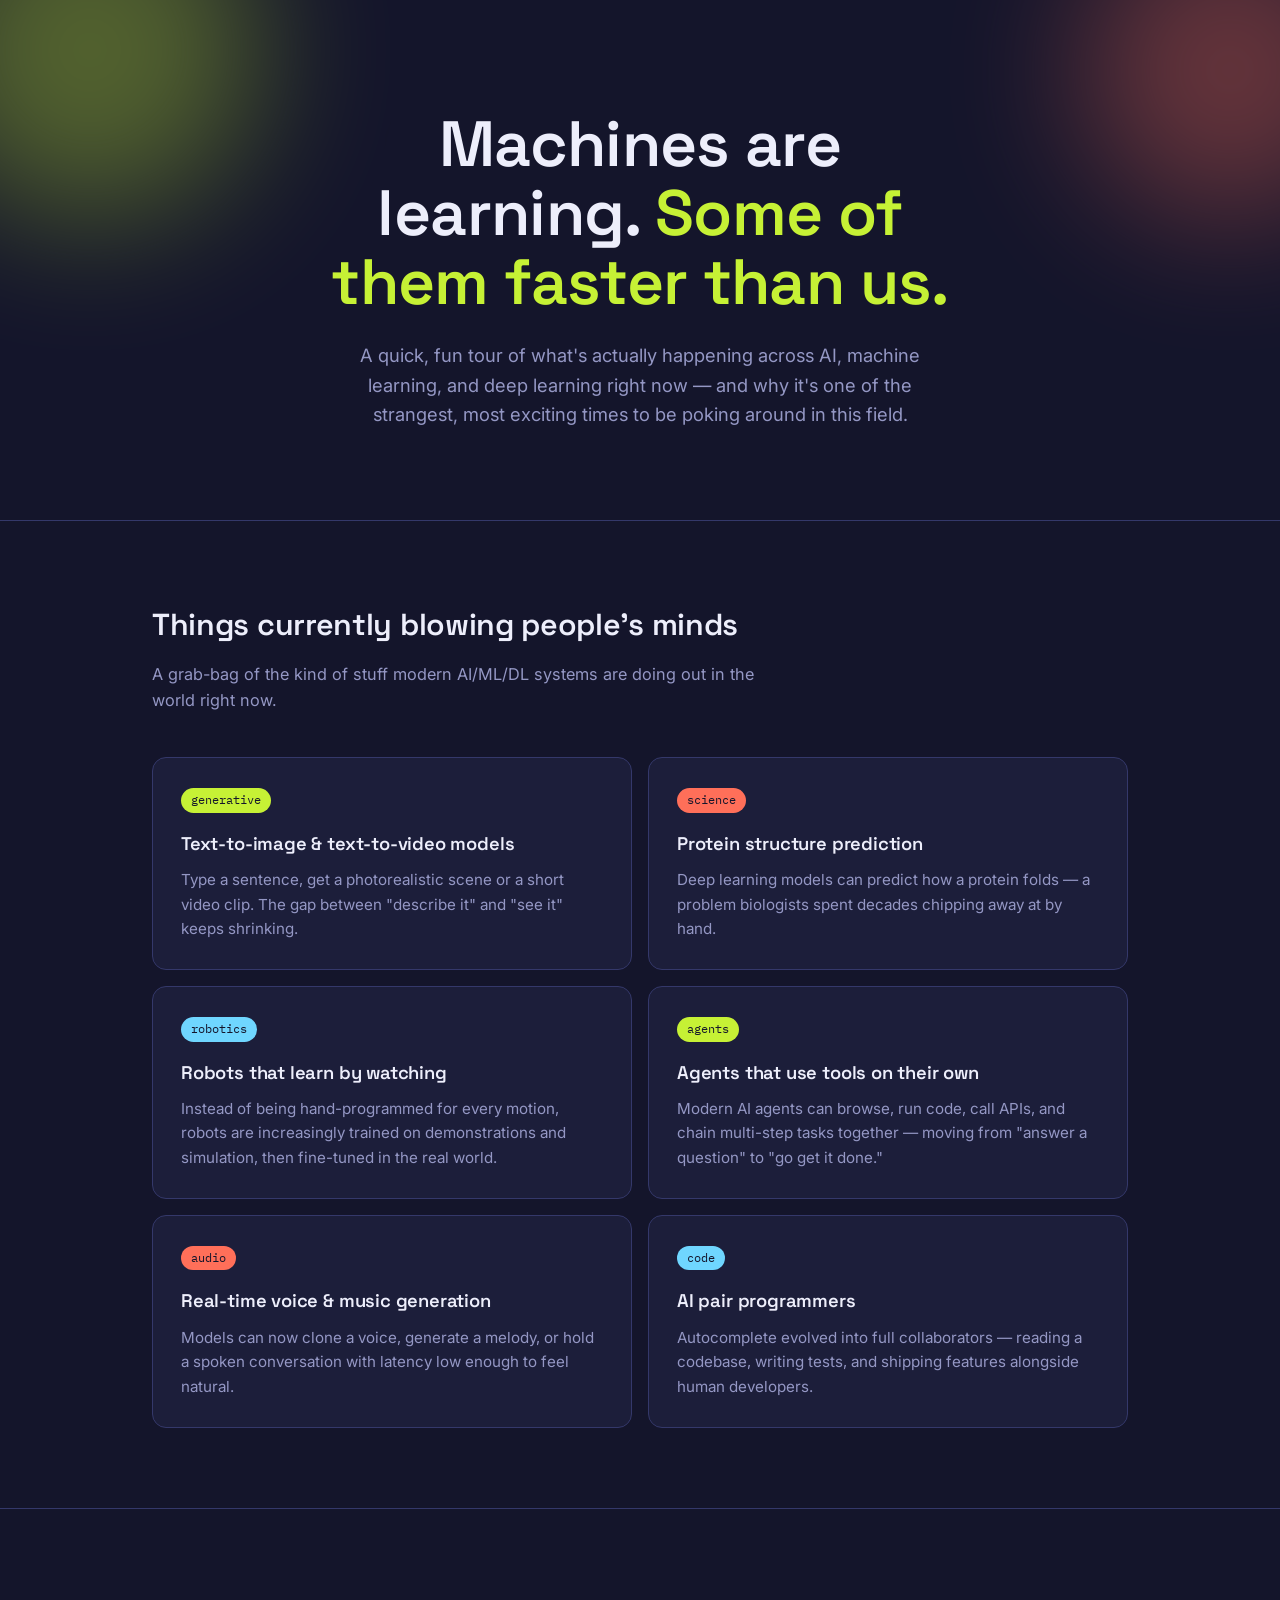
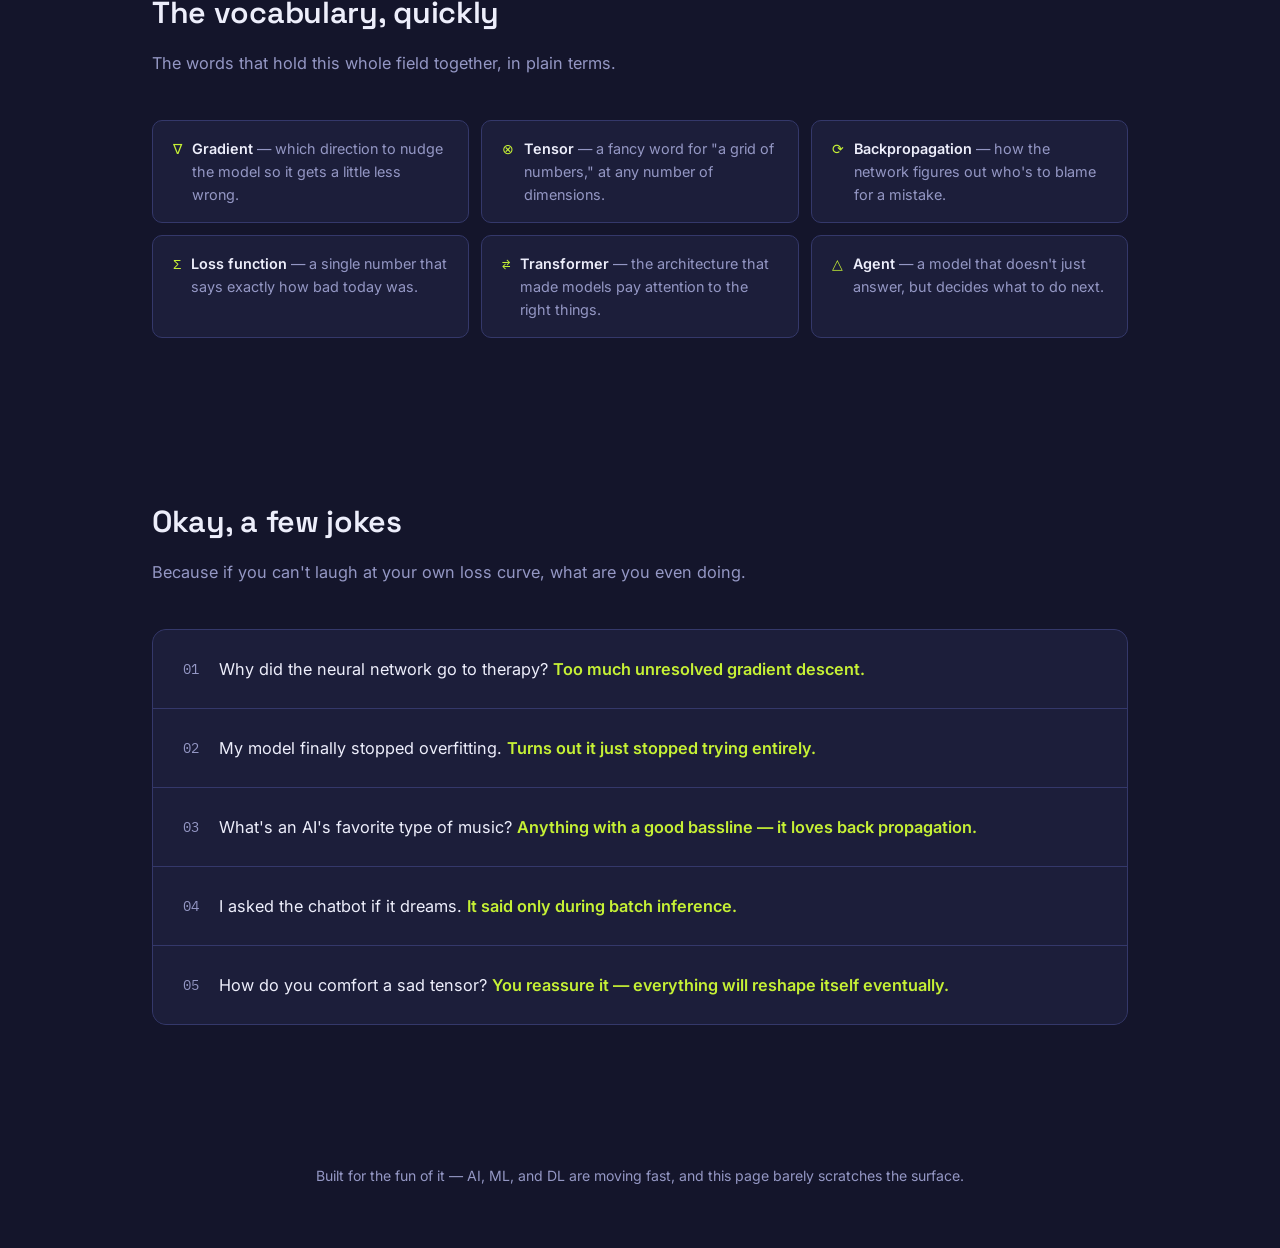
<file: workspace/NJRProjects/main.HTML>
<!DOCTYPE html>
<html lang="en">
<head>
<meta charset="UTF-8">
<meta name="viewport" content="width=device-width, initial-scale=1.0">
<title>The Wild World of AI, ML &amp; DL</title>
<style>
  @import url('https://fonts.googleapis.com/css2?family=Space+Grotesk:wght@500;600;700&family=Inter:wght@400;500;600&family=IBM+Plex+Mono:wght@400;500&display=swap');

  :root {
    --bg: #14152B;
    --panel: #1C1E3A;
    --panel-2: #232748;
    --line: #34386A;
    --lime: #C6F135;
    --coral: #FF6F59;
    --sky: #6FD6FF;
    --text: #EDEEFB;
    --muted: #9497C4;
  }

  * { margin: 0; padding: 0; box-sizing: border-box; }
  html { scroll-behavior: smooth; }

  body {
    background: var(--bg);
    color: var(--text);
    font-family: 'Inter', sans-serif;
    line-height: 1.6;
    -webkit-font-smoothing: antialiased;
    overflow-x: hidden;
  }

  h1, h2, h3 {
    font-family: 'Space Grotesk', sans-serif;
    font-weight: 600;
    letter-spacing: -0.01em;
  }

  .mono { font-family: 'IBM Plex Mono', monospace; }

  .wrap {
    max-width: 1040px;
    margin: 0 auto;
    padding: 0 32px;
  }

  /* ---------- HERO ---------- */
  .hero {
    padding: 110px 0 90px;
    text-align: center;
    position: relative;
    border-bottom: 1px solid var(--line);
    overflow: hidden;
  }

  .hero .blob {
    position: absolute;
    border-radius: 50%;
    filter: blur(70px);
    opacity: 0.35;
    z-index: 0;
  }
  .blob.one { width: 340px; height: 340px; background: var(--lime); top: -120px; left: -80px; }
  .blob.two { width: 300px; height: 300px; background: var(--coral); top: -80px; right: -100px; }

  .hero .wrap { position: relative; z-index: 1; }

  .hero h1 {
    font-size: clamp(2.4rem, 6vw, 4rem);
    line-height: 1.08;
    margin: 0 auto 24px;
    max-width: 16ch;
  }

  .hero h1 .accent { color: var(--lime); }

  .hero p.lede {
    font-size: 1.15rem;
    color: var(--muted);
    max-width: 52ch;
    margin: 0 auto;
  }

  /* ---------- SECTION ---------- */
  .section {
    padding: 80px 0;
    border-bottom: 1px solid var(--line);
  }

  .section-head {
    margin-bottom: 44px;
    max-width: 62ch;
  }

  .section-head h2 { font-size: 1.9rem; margin-bottom: 12px; }
  .section-head p { color: var(--muted); font-size: 1.02rem; }

  /* ---------- PROJECT GRID ---------- */
  .project-grid {
    display: grid;
    grid-template-columns: repeat(2, 1fr);
    gap: 16px;
  }

  @media (max-width: 700px) { .project-grid { grid-template-columns: 1fr; } }

  .project-card {
    background: var(--panel);
    border: 1px solid var(--line);
    border-radius: 14px;
    padding: 28px;
    position: relative;
  }

  .project-card .tag {
    font-family: 'IBM Plex Mono', monospace;
    font-size: 0.72rem;
    color: var(--bg);
    background: var(--lime);
    display: inline-block;
    padding: 3px 10px;
    border-radius: 20px;
    margin-bottom: 16px;
  }

  .project-card:nth-child(2) .tag { background: var(--coral); }
  .project-card:nth-child(3) .tag { background: var(--sky); }
  .project-card:nth-child(4) .tag { background: var(--lime); }
  .project-card:nth-child(5) .tag { background: var(--coral); }
  .project-card:nth-child(6) .tag { background: var(--sky); }

  .project-card h3 { font-size: 1.15rem; margin-bottom: 10px; }
  .project-card p { color: var(--muted); font-size: 0.95rem; }

  /* ---------- CONCEPTS ---------- */
  .concept-row {
    display: flex;
    flex-wrap: wrap;
    gap: 12px;
  }

  .concept {
    display: flex;
    align-items: baseline;
    gap: 10px;
    padding: 16px 20px;
    background: var(--panel);
    border: 1px solid var(--line);
    border-radius: 10px;
    flex: 1 1 260px;
  }

  .concept .glyph {
    font-family: 'IBM Plex Mono', monospace;
    color: var(--lime);
    font-size: 0.85rem;
  }

  .concept p { color: var(--muted); font-size: 0.9rem; margin: 0; }
  .concept strong { color: var(--text); font-weight: 600; }

  /* ---------- JOKES ---------- */
  .jokes {
    padding: 80px 0 100px;
  }

  .joke-list {
    display: flex;
    flex-direction: column;
    gap: 1px;
    background: var(--line);
    border: 1px solid var(--line);
    border-radius: 14px;
    overflow: hidden;
  }

  .joke {
    background: var(--panel);
    padding: 26px 30px;
    display: flex;
    gap: 20px;
    align-items: flex-start;
  }

  .joke .num {
    font-family: 'IBM Plex Mono', monospace;
    color: var(--muted);
    font-size: 0.85rem;
    flex-shrink: 0;
    padding-top: 3px;
  }

  .joke p {
    font-size: 1.02rem;
  }

  .joke .punch {
    color: var(--lime);
    font-weight: 600;
  }

  /* ---------- FOOTER ---------- */
  footer {
    padding: 40px 0 60px;
    text-align: center;
  }

  footer p {
    color: var(--muted);
    font-size: 0.88rem;
  }
</style>
</head>
<body>

<section class="hero">
  <div class="blob one"></div>
  <div class="blob two"></div>
  <div class="wrap">
    <h1>Machines are learning. <span class="accent">Some of them faster than us.</span></h1>
    <p class="lede">A quick, fun tour of what's actually happening across AI, machine learning, and deep learning right now — and why it's one of the strangest, most exciting times to be poking around in this field.</p>
  </div>
</section>

<section class="section">
  <div class="wrap">
    <div class="section-head">
      <h2>Things currently blowing people's minds</h2>
      <p>A grab-bag of the kind of stuff modern AI/ML/DL systems are doing out in the world right now.</p>
    </div>
    <div class="project-grid">
      <div class="project-card">
        <span class="tag">generative</span>
        <h3>Text-to-image &amp; text-to-video models</h3>
        <p>Type a sentence, get a photorealistic scene or a short video clip. The gap between "describe it" and "see it" keeps shrinking.</p>
      </div>
      <div class="project-card">
        <span class="tag">science</span>
        <h3>Protein structure prediction</h3>
        <p>Deep learning models can predict how a protein folds — a problem biologists spent decades chipping away at by hand.</p>
      </div>
      <div class="project-card">
        <span class="tag">robotics</span>
        <h3>Robots that learn by watching</h3>
        <p>Instead of being hand-programmed for every motion, robots are increasingly trained on demonstrations and simulation, then fine-tuned in the real world.</p>
      </div>
      <div class="project-card">
        <span class="tag">agents</span>
        <h3>Agents that use tools on their own</h3>
        <p>Modern AI agents can browse, run code, call APIs, and chain multi-step tasks together — moving from "answer a question" to "go get it done."</p>
      </div>
      <div class="project-card">
        <span class="tag">audio</span>
        <h3>Real-time voice &amp; music generation</h3>
        <p>Models can now clone a voice, generate a melody, or hold a spoken conversation with latency low enough to feel natural.</p>
      </div>
      <div class="project-card">
        <span class="tag">code</span>
        <h3>AI pair programmers</h3>
        <p>Autocomplete evolved into full collaborators — reading a codebase, writing tests, and shipping features alongside human developers.</p>
      </div>
    </div>
  </div>
</section>

<section class="section" style="border-bottom: none;">
  <div class="wrap">
    <div class="section-head">
      <h2>The vocabulary, quickly</h2>
      <p>The words that hold this whole field together, in plain terms.</p>
    </div>
    <div class="concept-row">
      <div class="concept">
        <span class="glyph">∇</span>
        <p><strong>Gradient</strong> — which direction to nudge the model so it gets a little less wrong.</p>
      </div>
      <div class="concept">
        <span class="glyph">⊗</span>
        <p><strong>Tensor</strong> — a fancy word for "a grid of numbers," at any number of dimensions.</p>
      </div>
      <div class="concept">
        <span class="glyph">⟳</span>
        <p><strong>Backpropagation</strong> — how the network figures out who's to blame for a mistake.</p>
      </div>
      <div class="concept">
        <span class="glyph">Σ</span>
        <p><strong>Loss function</strong> — a single number that says exactly how bad today was.</p>
      </div>
      <div class="concept">
        <span class="glyph">⇄</span>
        <p><strong>Transformer</strong> — the architecture that made models pay attention to the right things.</p>
      </div>
      <div class="concept">
        <span class="glyph">△</span>
        <p><strong>Agent</strong> — a model that doesn't just answer, but decides what to do next.</p>
      </div>
    </div>
  </div>
</section>

<section class="jokes">
  <div class="wrap">
    <div class="section-head">
      <h2>Okay, a few jokes</h2>
      <p>Because if you can't laugh at your own loss curve, what are you even doing.</p>
    </div>
    <div class="joke-list">
      <div class="joke">
        <span class="num mono">01</span>
        <p>Why did the neural network go to therapy? <span class="punch">Too much unresolved gradient descent.</span></p>
      </div>
      <div class="joke">
        <span class="num mono">02</span>
        <p>My model finally stopped overfitting. <span class="punch">Turns out it just stopped trying entirely.</span></p>
      </div>
      <div class="joke">
        <span class="num mono">03</span>
        <p>What's an AI's favorite type of music? <span class="punch">Anything with a good bassline — it loves back propagation.</span></p>
      </div>
      <div class="joke">
        <span class="num mono">04</span>
        <p>I asked the chatbot if it dreams. <span class="punch">It said only during batch inference.</span></p>
      </div>
      <div class="joke">
        <span class="num mono">05</span>
        <p>How do you comfort a sad tensor? <span class="punch">You reassure it — everything will reshape itself eventually.</span></p>
      </div>
    </div>
  </div>
</section>

<footer>
  <div class="wrap">
    <p>Built for the fun of it — AI, ML, and DL are moving fast, and this page barely scratches the surface.</p>
  </div>
</footer>

</body>
</html>
</file>
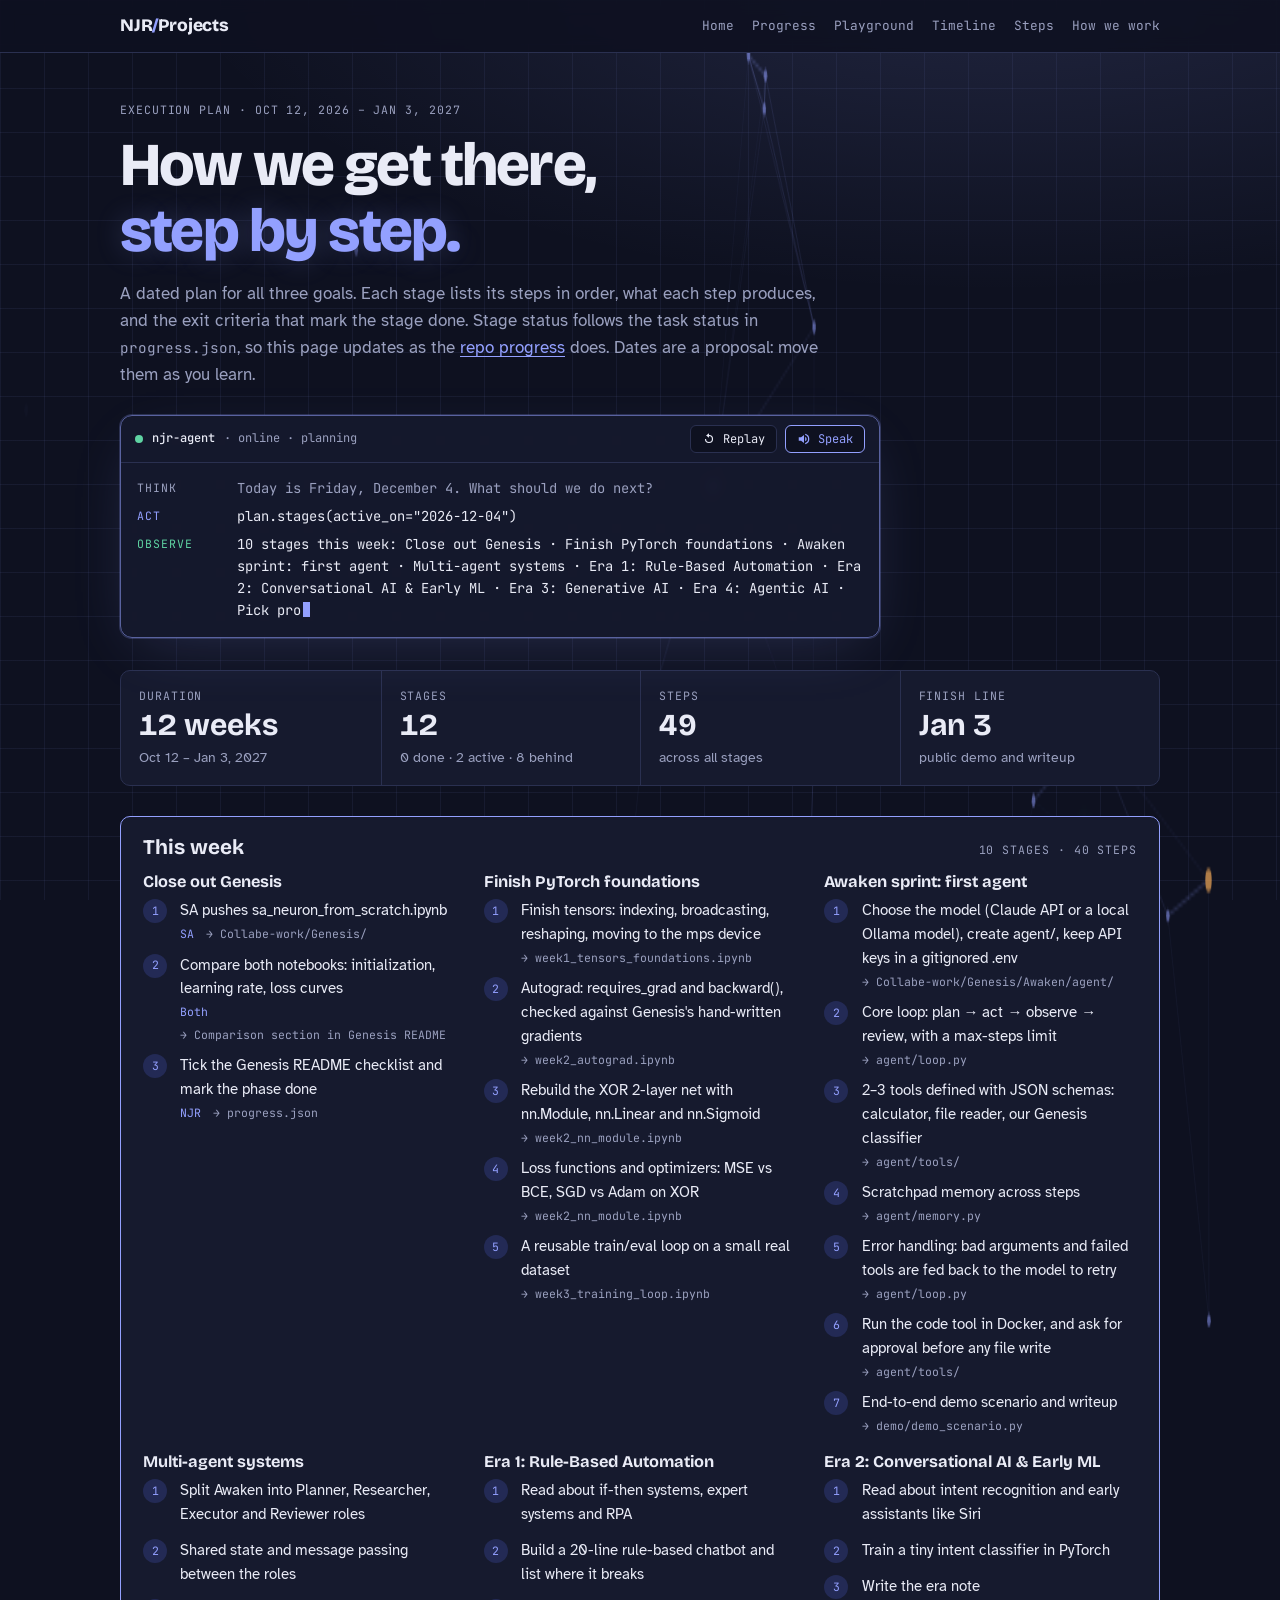
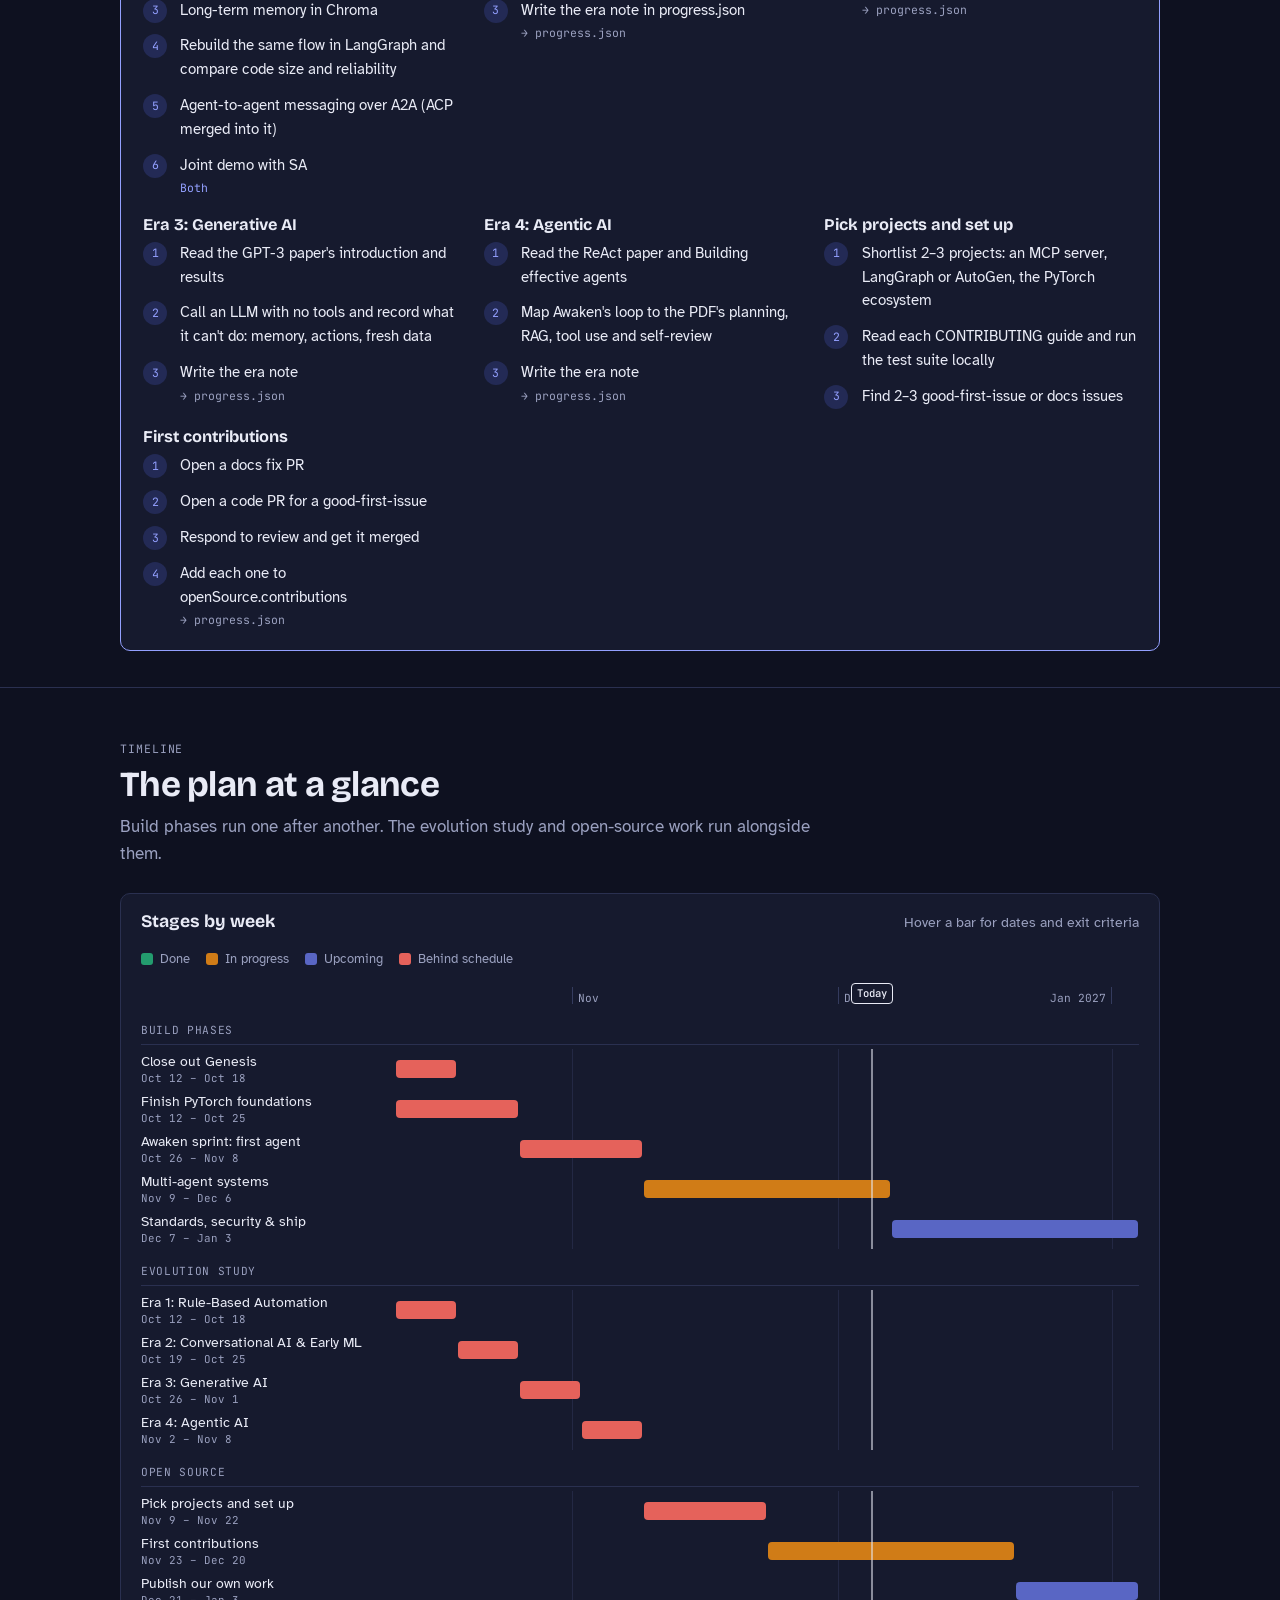
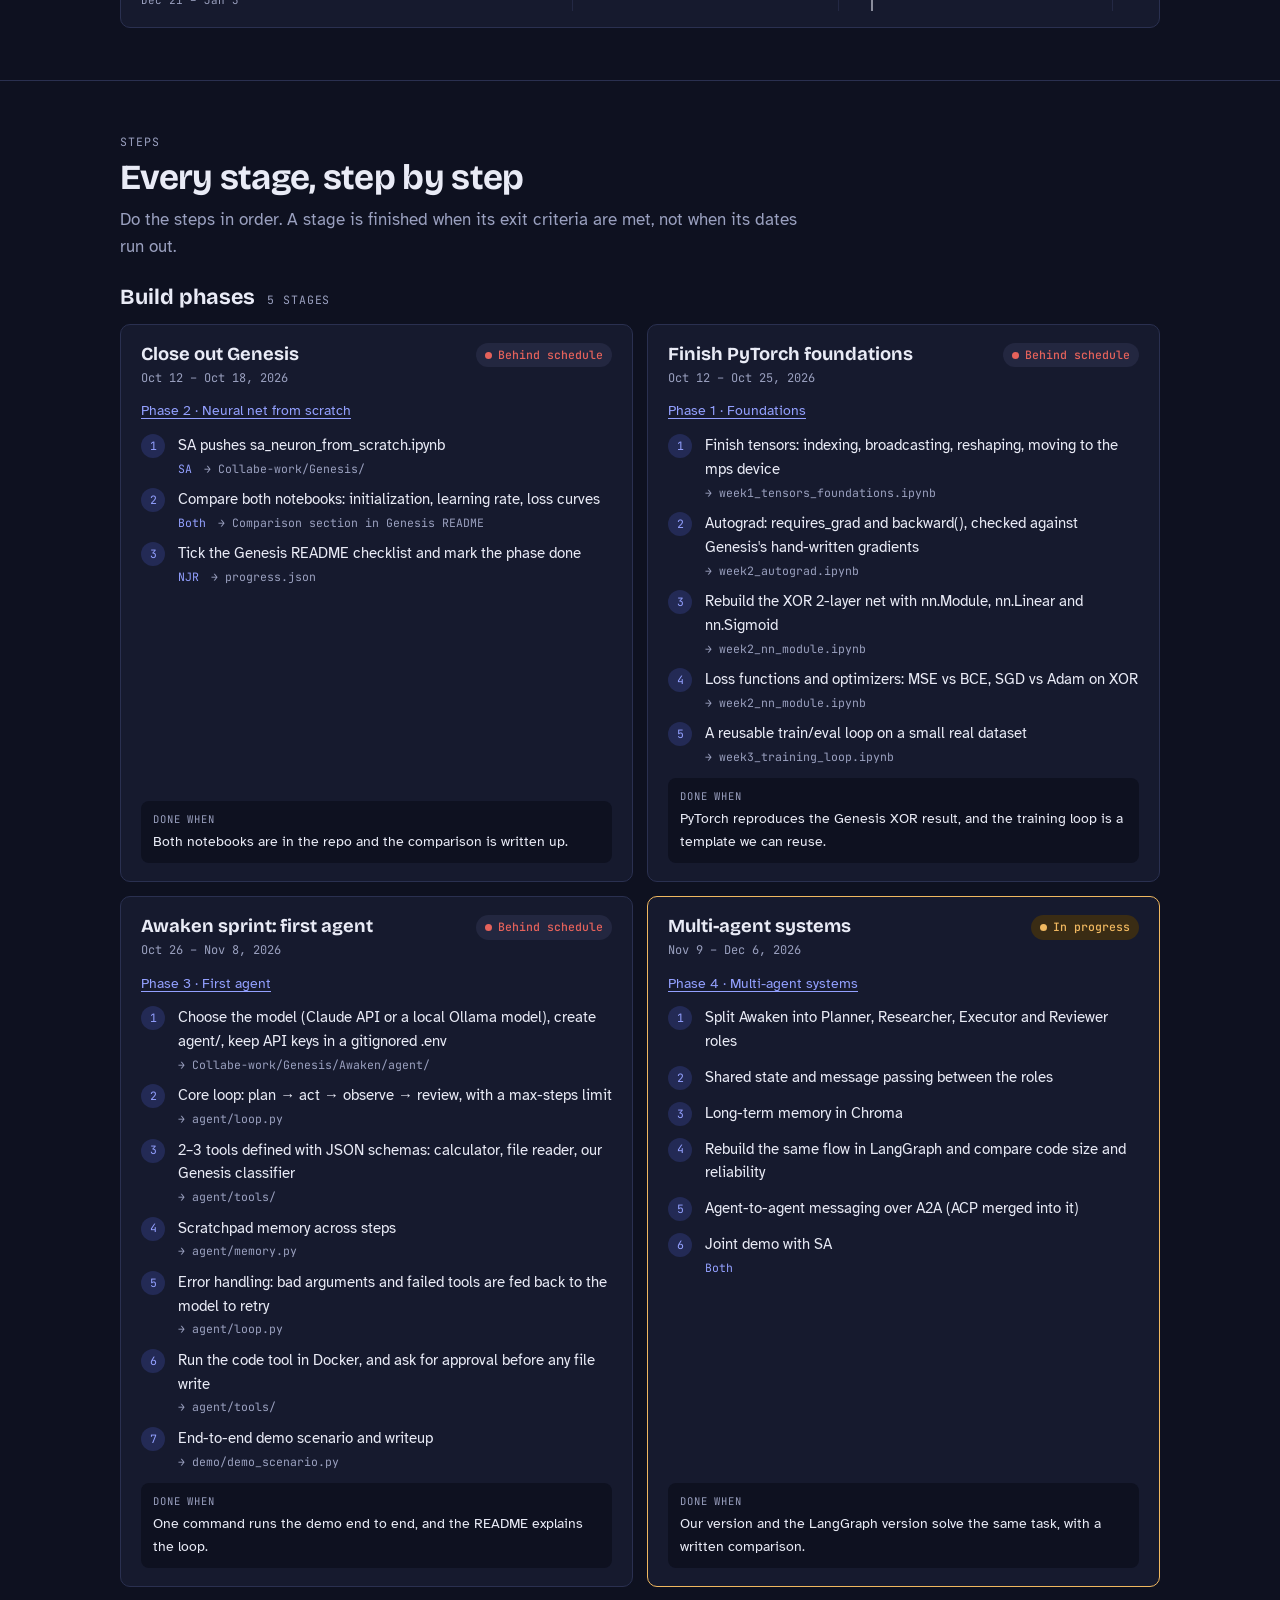
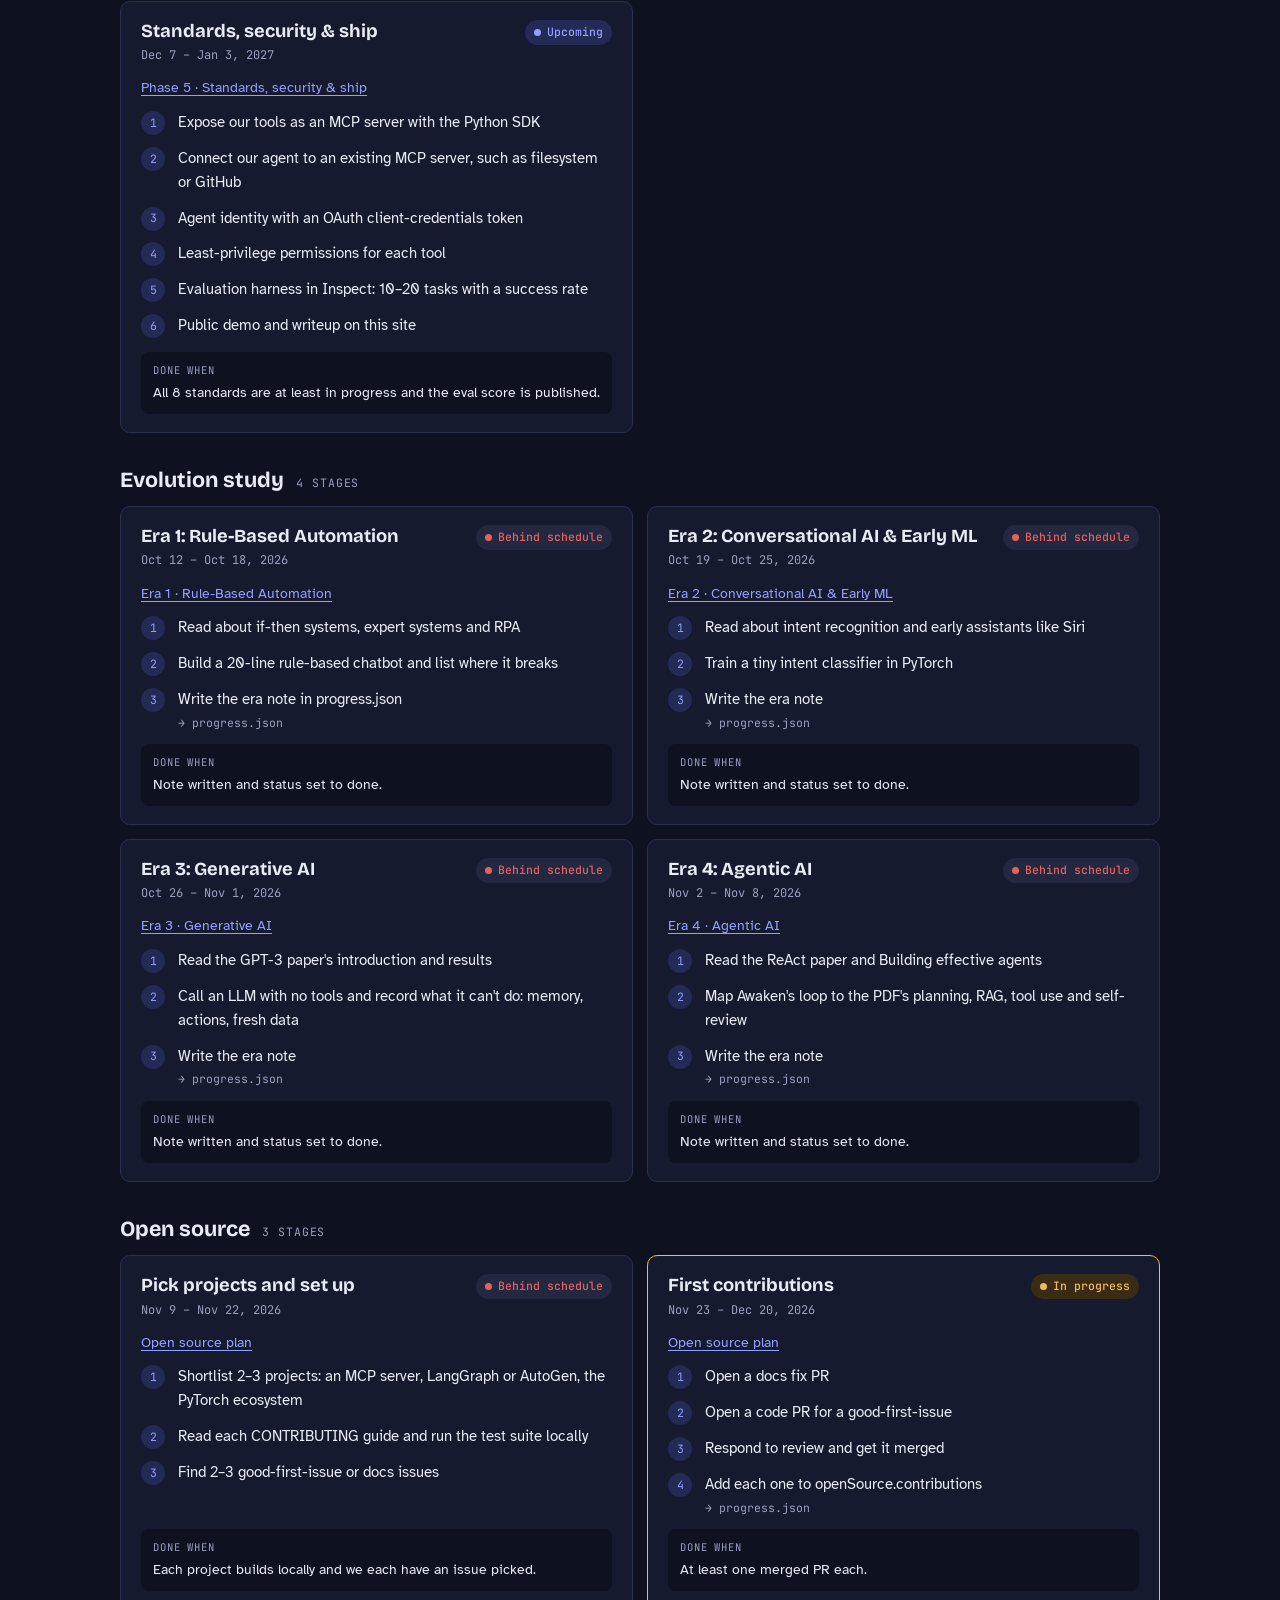
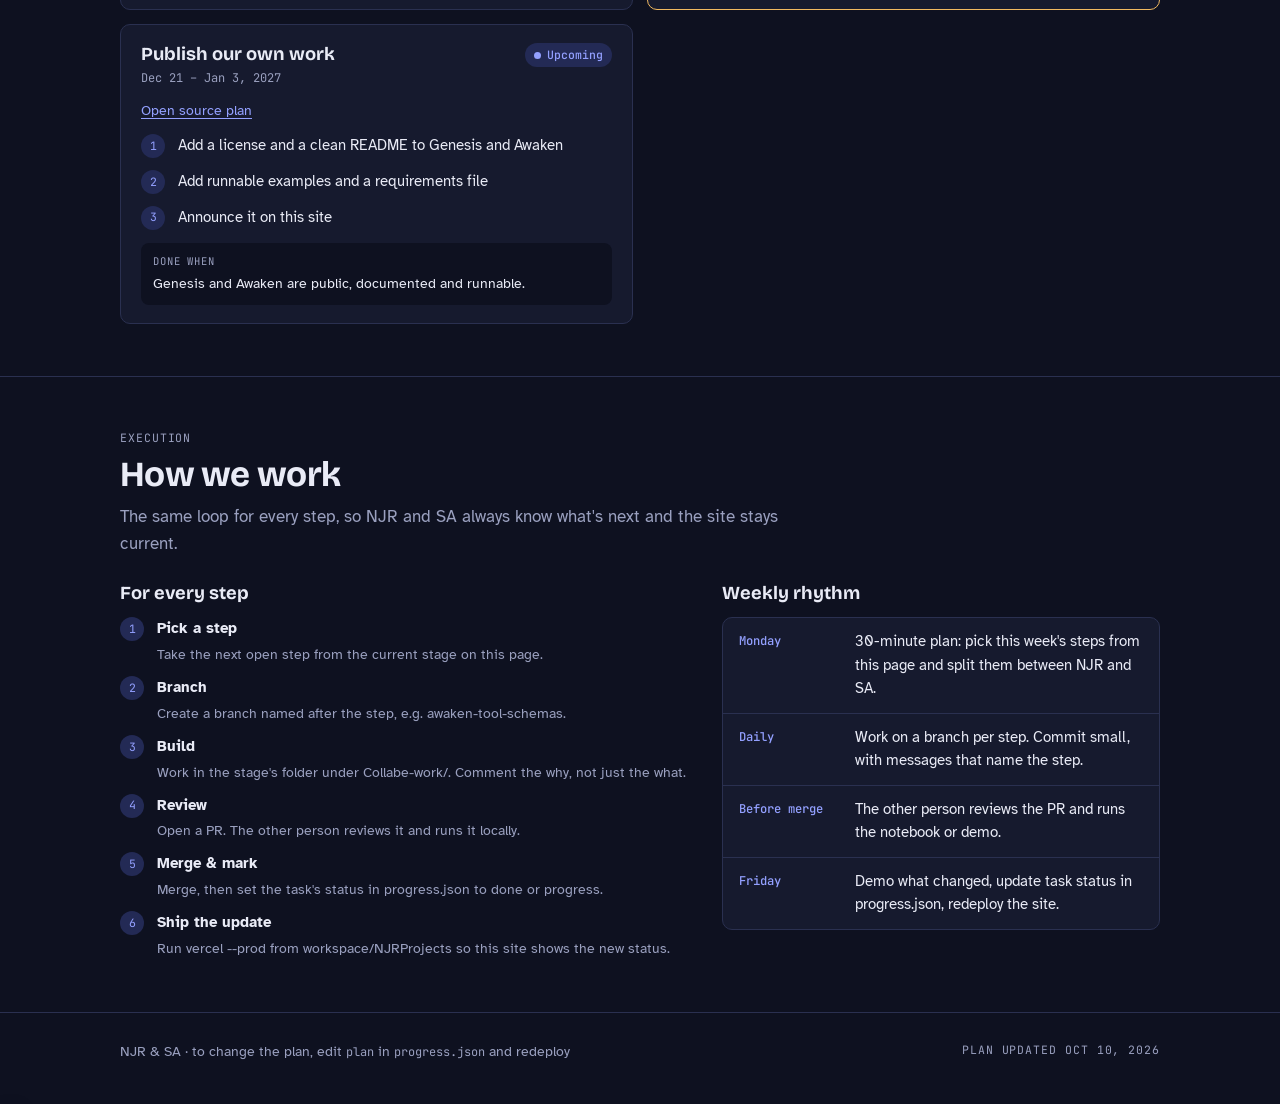
<file: workspace/NJRProjects/plan.html>
<!DOCTYPE html>
<html lang="en" data-theme="dark">
<head>
<meta charset="UTF-8">
<meta name="viewport" content="width=device-width, initial-scale=1, viewport-fit=cover">
<title>Execution Plan · NJR Projects</title>
<meta name="description" content="The step-by-step execution plan for AI-Agentic-Modal-Collaborative: dated stages, steps, owners and exit criteria.">
<meta name="color-scheme" content="light dark">
<meta property="og:title" content="Execution Plan · NJR Projects">
<meta property="og:description" content="The step-by-step execution plan for AI-Agentic-Modal-Collaborative: dated stages, steps, owners and exit criteria.">
<meta property="og:type" content="website">
<link rel="icon" href="data:image/svg+xml,%3Csvg xmlns='http://www.w3.org/2000/svg' viewBox='0 0 32 32'%3E%3Crect width='32' height='32' rx='7' fill='%233442C9'/%3E%3Ccircle cx='16' cy='16' r='5' fill='%23fff'/%3E%3Cpath d='M4 9l7 5M4 23l7-5M28 16h-7' stroke='%23fff' stroke-width='2.2' stroke-linecap='round'/%3E%3C/svg%3E">
<link rel="preconnect" href="https://fonts.googleapis.com">
<link rel="preconnect" href="https://fonts.gstatic.com" crossorigin>
<link rel="stylesheet" href="https://fonts.googleapis.com/css2?family=Bricolage+Grotesque:opsz,wght@12..96,500;12..96,700;12..96,800&family=Atkinson+Hyperlegible:ital,wght@0,400;0,700;1,400&family=JetBrains+Mono:wght@400;500&display=swap">
<style>
  /* Layout: one 1080px column. Summary first (stats + three goal cards),
     then one section per goal, then live repo activity. All content comes from progress.json. */
  :root {
    --bg: #F2F4F9;
    --surface: #FFFFFF;
    --line: #D7DCEA;
    --fg: #161A2E;
    --muted: #5A6180;
    --accent: #3442C9;
    --accent-soft: #E3E6FB;
    --signal: #B8621A;
    --done: #1F7A57;
    --done-soft: #DDF1E8;
    --progress: #9A5B08;
    --progress-soft: #F8EBD6;
    --idle: #6B7290;
    --idle-soft: #E6E8F0;

    --display: "Bricolage Grotesque", "Avenir Next", "Segoe UI", system-ui, sans-serif;
    --body: "Atkinson Hyperlegible", "Helvetica Neue", Arial, sans-serif;
    --mono: "JetBrains Mono", ui-monospace, "SF Mono", Menlo, monospace;
  }
  @media (prefers-color-scheme: dark) {
    :root:not([data-theme="light"]) {
      --bg: #0E1120; --surface: #161A2E; --line: #2A3050; --fg: #E9EBF6; --muted: #9AA0BF;
      --accent: #93A0FF; --accent-soft: #232A55; --signal: #F0A857;
      --done: #5FD3A3; --done-soft: #15362B; --progress: #F0B860; --progress-soft: #3A2C14;
      --idle: #9AA0BF; --idle-soft: #232740;
      color-scheme: dark;
    }
  }
  :root[data-theme="dark"] {
    --bg: #0E1120; --surface: #161A2E; --line: #2A3050; --fg: #E9EBF6; --muted: #9AA0BF;
    --accent: #93A0FF; --accent-soft: #232A55; --signal: #F0A857;
    --done: #5FD3A3; --done-soft: #15362B; --progress: #F0B860; --progress-soft: #3A2C14;
    --idle: #9AA0BF; --idle-soft: #232740;
    color-scheme: dark;
  }

  *, *::before, *::after { box-sizing: border-box; }
  html { scroll-behavior: smooth; }
  @media (prefers-reduced-motion: reduce) { html { scroll-behavior: auto; } * { transition: none !important; } }

  body {
    margin: 0;
    background: var(--bg);
    color: var(--fg);
    font-family: var(--body);
    font-size: 17px;
    line-height: 1.6;
    -webkit-font-smoothing: antialiased;
  }

  .wrap { max-width: 1080px; margin: 0 auto; padding-inline: 20px; }

  a { color: var(--accent); text-underline-offset: 3px; }
  a:focus-visible, button:focus-visible, summary:focus-visible { outline: 2px solid var(--accent); outline-offset: 3px; border-radius: 4px; }

  h1, h2, h3 { font-family: var(--display); line-height: 1.1; margin: 0; text-wrap: balance; }
  p { margin: 0; }
  code { font-family: var(--mono); font-size: 0.85em; }

  .label {
    font-family: var(--mono);
    font-size: 0.72rem;
    letter-spacing: 0.08em;
    text-transform: uppercase;
    color: var(--muted);
  }

  /* ---------- top bar ---------- */
  .topbar {
    position: sticky;
    top: env(safe-area-inset-top, 0px);
    z-index: 5;
    background: color-mix(in srgb, var(--bg) 88%, transparent);
    backdrop-filter: blur(8px);
    border-bottom: 1px solid var(--line);
  }
  .topbar .wrap { display: flex; align-items: center; justify-content: space-between; gap: 16px; padding-block: 12px; flex-wrap: wrap; }
  .brand { font-family: var(--display); font-weight: 800; font-size: 1.1rem; color: var(--fg); text-decoration: none; letter-spacing: -0.01em; }
  .brand span { color: var(--accent); }
  .topbar nav { display: flex; gap: 18px; flex-wrap: wrap; }
  .topbar nav a { font-family: var(--mono); font-size: 0.8rem; color: var(--muted); text-decoration: none; }
  .topbar nav a:hover { color: var(--accent); }

  /* ---------- hero ---------- */
  .hero { padding-block: 48px 36px; }
  .hero h1 { font-size: clamp(2.1rem, 5.6vw, 3.8rem); font-weight: 800; letter-spacing: -0.03em; max-width: 18ch; margin-top: 12px; }
  .hero h1 em { font-style: normal; color: var(--accent); }
  .hero .lede { margin-top: 16px; max-width: 64ch; color: var(--muted); font-size: 1.05rem; }

  .stats { margin-top: 32px; display: grid; grid-template-columns: repeat(4, minmax(0, 1fr)); border: 1px solid var(--line); border-radius: 10px; background: var(--surface); }
  .stat { padding: 16px 18px; border-left: 1px solid var(--line); min-width: 0; display: flex; flex-direction: column; gap: 4px; }
  .stat:first-child { border-left: none; }
  .stat .v { font-family: var(--display); font-weight: 700; font-size: 1.9rem; line-height: 1.1; font-variant-numeric: tabular-nums; }
  .stat .s { font-size: 0.85rem; color: var(--muted); }
  @media (max-width: 760px) {
    .stats { grid-template-columns: repeat(2, minmax(0, 1fr)); }
    .stat:nth-child(3) { border-left: none; }
    .stat:nth-child(n+3) { border-top: 1px solid var(--line); }
  }

  /* ---------- shared bits ---------- */
  .pill {
    display: inline-flex; align-items: center; gap: 6px;
    font-family: var(--mono); font-size: 0.72rem; font-weight: 500;
    padding: 3px 9px; border-radius: 999px; white-space: nowrap;
  }
  .pill::before { content: ""; width: 7px; height: 7px; border-radius: 50%; background: currentColor; }
  .pill.done { color: var(--done); background: var(--done-soft); }
  .pill.progress { color: var(--progress); background: var(--progress-soft); }
  .pill.todo { color: var(--idle); background: var(--idle-soft); }

  .meter { height: 6px; border-radius: 999px; background: var(--idle-soft); overflow: hidden; display: flex; }
  .meter .d { background: var(--done); }
  .meter .p { background: var(--progress); }
  .meter-row { display: flex; align-items: center; gap: 12px; }
  .meter-row .meter { flex: 1; }
  .meter-row .pct { font-family: var(--mono); font-size: 0.8rem; color: var(--muted); font-variant-numeric: tabular-nums; min-width: 3.2em; text-align: right; }

  section.block { padding-block: 52px; border-top: 1px solid var(--line); }
  .head { display: flex; flex-direction: column; gap: 8px; margin-bottom: 26px; max-width: 64ch; }
  .head h2 { font-size: clamp(1.6rem, 3.6vw, 2.2rem); font-weight: 700; letter-spacing: -0.02em; }
  .head p { color: var(--muted); }

  /* ---------- goal cards ---------- */
  .goals { display: grid; grid-template-columns: repeat(3, minmax(0, 1fr)); gap: 16px; margin-top: 16px; }
  @media (max-width: 860px) { .goals { grid-template-columns: 1fr; } }
  .goal { display: flex; flex-direction: column; gap: 12px; padding: 20px; background: var(--surface); border: 1px solid var(--line); border-radius: 10px; color: inherit; text-decoration: none; min-width: 0; transition: border-color .15s; }
  .goal:hover { border-color: var(--accent); }
  .goal .top { display: flex; justify-content: space-between; align-items: center; gap: 10px; }
  .goal .num { font-family: var(--mono); font-size: 0.8rem; color: var(--accent); }
  .goal h3 { font-size: 1.25rem; }
  .goal p { color: var(--muted); font-size: 0.93rem; }
  .goal .now { font-size: 0.88rem; color: var(--fg); }
  .goal .now b { font-family: var(--mono); font-weight: 500; font-size: 0.72rem; color: var(--muted); text-transform: uppercase; letter-spacing: 0.06em; margin-right: 6px; }

  /* ---------- phases ---------- */
  .phases { display: flex; flex-direction: column; gap: 14px; }
  .phase { background: var(--surface); border: 1px solid var(--line); border-radius: 10px; }
  .phase.current { border-color: var(--accent); }
  .phase summary { list-style: none; cursor: pointer; padding: 18px 20px; display: grid; grid-template-columns: 3.2rem minmax(0, 1fr) auto; gap: 6px 16px; align-items: center; }
  .phase summary::-webkit-details-marker { display: none; }
  .phase .pn { grid-row: span 2; font-family: var(--display); font-weight: 800; font-size: 1.9rem; color: var(--accent); line-height: 1; }
  .phase .pt { display: flex; flex-wrap: wrap; align-items: baseline; gap: 4px 10px; min-width: 0; }
  .phase .pt h3 { font-size: 1.2rem; }
  .phase .pt .proj { font-family: var(--mono); font-size: 0.78rem; color: var(--muted); }
  .phase .pm { grid-column: 2 / 4; }
  .phase .chev { font-family: var(--mono); color: var(--muted); transition: transform .15s; }
  .phase[open] .chev { transform: rotate(90deg); }
  .phase .body { padding: 0 20px 20px calc(20px + 3.2rem + 16px); display: flex; flex-direction: column; gap: 14px; }
  @media (max-width: 560px) {
    .phase summary { grid-template-columns: 2.2rem minmax(0, 1fr) auto; }
    .phase .pn { font-size: 1.5rem; }
    .phase .body { padding-left: 20px; }
  }
  .phase .body > p { color: var(--muted); font-size: 0.95rem; max-width: 70ch; }

  .tasks { list-style: none; margin: 0; padding: 0; display: grid; grid-template-columns: repeat(2, minmax(0, 1fr)); gap: 8px 24px; }
  @media (max-width: 760px) { .tasks { grid-template-columns: 1fr; } }
  .tasks li { display: grid; grid-template-columns: 18px minmax(0, 1fr); gap: 10px; align-items: baseline; font-size: 0.95rem; }
  .mark { width: 14px; height: 14px; border-radius: 4px; border: 1.5px solid var(--idle); display: inline-grid; place-items: center; transform: translateY(2px); }
  .mark.done { background: var(--done); border-color: var(--done); }
  .mark.done::after { content: ""; width: 7px; height: 4px; border-left: 2px solid var(--surface); border-bottom: 2px solid var(--surface); transform: rotate(-45deg) translate(1px, -1px); }
  .mark.progress { border-color: var(--progress); background: linear-gradient(90deg, var(--progress) 50%, transparent 50%); }
  .tasks li.done span.t { color: var(--muted); }
  .tasks a { word-break: break-word; }
  .phase-docs { display: flex; flex-wrap: wrap; gap: 6px 14px; font-size: 0.88rem; padding-top: 12px; border-top: 1px dashed var(--line); }
  .phase-docs .label { width: 100%; font-size: 0.66rem; }
  .std { display: inline-block; font-family: var(--mono); font-size: 0.68rem; color: var(--accent); background: var(--accent-soft); padding: 1px 7px; border-radius: 4px; margin-left: 8px; text-decoration: none; white-space: nowrap; vertical-align: 1px; }
  .std:hover { text-decoration: underline; }

  /* ---------- evolution ---------- */
  .eras { list-style: none; margin: 0; padding: 0; display: grid; grid-template-columns: repeat(2, minmax(0, 1fr)); gap: 0 32px; }
  @media (max-width: 760px) { .eras { grid-template-columns: 1fr; } }
  .eras li { display: grid; grid-template-columns: 2.2rem minmax(0, 1fr) auto; gap: 4px 12px; padding-block: 14px; border-bottom: 1px solid var(--line); align-items: baseline; }
  .eras .n { grid-row: span 3; font-family: var(--mono); font-size: 0.8rem; color: var(--accent); }
  .eras strong { font-family: var(--display); font-size: 1.05rem; }
  .eras .when { font-family: var(--mono); font-size: 0.75rem; color: var(--muted); margin-left: 6px; font-weight: 400; white-space: nowrap; }
  .eras .topics { grid-column: 2 / 4; color: var(--muted); font-size: 0.92rem; }
  .eras .note { grid-column: 2 / 4; font-size: 0.92rem; border-left: 2px solid var(--accent); padding-left: 10px; }

  /* ---------- open source ---------- */
  .os { display: grid; grid-template-columns: minmax(0, 1fr) minmax(0, 1.2fr); gap: 28px; align-items: start; }
  @media (max-width: 820px) { .os { grid-template-columns: 1fr; } }
  .os .tasks { grid-template-columns: 1fr; }
  .empty { padding: 22px; border: 1px dashed var(--line); border-radius: 10px; display: flex; flex-direction: column; gap: 8px; }
  .empty p { color: var(--muted); font-size: 0.95rem; }
  .tbl-wrap { overflow-x: auto; border: 1px solid var(--line); border-radius: 10px; background: var(--surface); }
  table.contrib { width: 100%; border-collapse: collapse; font-size: 0.92rem; }
  table.contrib th { text-align: left; font-family: var(--mono); font-size: 0.7rem; font-weight: 500; text-transform: uppercase; letter-spacing: 0.06em; color: var(--muted); padding: 10px 14px; border-bottom: 1px solid var(--line); white-space: nowrap; }
  table.contrib td { padding: 10px 14px; border-bottom: 1px solid var(--line); vertical-align: top; }
  table.contrib tr:last-child td { border-bottom: none; }
  table.contrib td.date { font-family: var(--mono); font-size: 0.8rem; color: var(--muted); white-space: nowrap; }

  /* ---------- activity ---------- */
  .activity { display: grid; grid-template-columns: minmax(0, 1.25fr) minmax(0, 1fr); gap: 28px; align-items: start; }
  @media (max-width: 820px) { .activity { grid-template-columns: 1fr; } }
  .col-head { display: flex; justify-content: space-between; align-items: baseline; gap: 10px; margin-bottom: 12px; flex-wrap: wrap; }
  .col-head h3 { font-size: 1.15rem; }
  .commits { list-style: none; margin: 0; padding: 0; border: 1px solid var(--line); border-radius: 10px; background: var(--surface); }
  .commits li { padding: 12px 16px; border-bottom: 1px solid var(--line); display: grid; grid-template-columns: minmax(0, 1fr) auto; gap: 2px 12px; }
  .commits li:last-child { border-bottom: none; }
  .commits .msg { color: var(--fg); text-decoration: none; font-weight: 700; overflow-wrap: anywhere; }
  .commits .msg:hover { color: var(--accent); }
  .commits .sha { font-family: var(--mono); font-size: 0.75rem; color: var(--accent); }
  .commits .by { grid-column: 1 / 3; font-size: 0.85rem; color: var(--muted); }
  .commits .state { padding: 16px; color: var(--muted); font-size: 0.92rem; display: block; }

  .log { list-style: none; margin: 0; padding: 0; position: relative; }
  .log::before { content: ""; position: absolute; left: 5.7rem; top: 10px; bottom: 10px; width: 1px; background: var(--line); }
  .log li { display: grid; grid-template-columns: 5rem 1.4rem minmax(0, 1fr); align-items: baseline; padding-block: 8px; }
  .log time { font-family: var(--mono); font-size: 0.8rem; color: var(--muted); font-variant-numeric: tabular-nums; }
  .log .dot { width: 9px; height: 9px; border-radius: 50%; background: var(--accent); justify-self: center; box-shadow: 0 0 0 4px var(--bg); }
  .log .tag { font-family: var(--mono); font-size: 0.72rem; color: var(--accent); margin-right: 6px; }

  .links-row { display: flex; gap: 10px; flex-wrap: wrap; margin-top: 18px; }
  .btn { display: inline-block; font-family: var(--mono); font-size: 0.8rem; text-decoration: none; padding: 8px 14px; border-radius: 6px; border: 1px solid var(--line); color: var(--fg); background: var(--surface); }
  .btn:hover { border-color: var(--accent); color: var(--accent); }

  .notice { padding: 14px 16px; border: 1px solid var(--signal); border-radius: 8px; color: var(--fg); font-size: 0.92rem; margin-top: 20px; }

  footer { border-top: 1px solid var(--line); padding-block: 28px 40px; color: var(--muted); font-size: 0.88rem; }
  footer .wrap { display: flex; justify-content: space-between; gap: 12px; flex-wrap: wrap; }

  /* ---------- plan page ---------- */
  .week { margin-top: 30px; padding: 20px 22px; border-radius: 10px; background: var(--surface); border: 1px solid var(--accent); display: flex; flex-direction: column; gap: 14px; }
  .week-h { display: flex; justify-content: space-between; align-items: baseline; gap: 8px 16px; flex-wrap: wrap; }
  .week-h h2 { font-size: 1.3rem; }
  .week-cols { display: grid; grid-template-columns: repeat(auto-fit, minmax(260px, 1fr)); gap: 18px 28px; }
  .week-cols h3 { font-size: 1.02rem; margin-bottom: 8px; }
  .week-cols h3 a { color: inherit; text-decoration: none; }
  .week-cols h3 a:hover { color: var(--accent); }

  ol.steps { list-style: none; margin: 0; padding: 0; counter-reset: step; display: flex; flex-direction: column; gap: 10px; }
  ol.steps li { counter-increment: step; display: grid; grid-template-columns: 1.7rem minmax(0, 1fr); gap: 2px 10px; font-size: 0.93rem; }
  ol.steps li::before { content: counter(step); grid-row: span 2; width: 1.5rem; height: 1.5rem; border-radius: 50%; display: grid; place-items: center; font-family: var(--mono); font-size: 0.72rem; color: var(--accent); background: var(--accent-soft); }
  ol.steps .meta { font-family: var(--mono); font-size: 0.72rem; color: var(--muted); display: flex; gap: 4px 12px; flex-wrap: wrap; }
  ol.steps .who { color: var(--accent); }

  .track-h { display: flex; align-items: baseline; gap: 12px; margin: 36px 0 14px; }
  .track-h:first-child { margin-top: 0; }
  .track-h h3 { font-size: 1.35rem; }
  .stages { display: grid; grid-template-columns: repeat(2, minmax(0, 1fr)); gap: 14px; }
  @media (max-width: 820px) { .stages { grid-template-columns: 1fr; } }
  .stage { background: var(--surface); border: 1px solid var(--line); border-radius: 10px; padding: 18px 20px; display: flex; flex-direction: column; gap: 12px; min-width: 0; }
  .stage.now { border-color: var(--progress); }
  .stage .sh { display: flex; justify-content: space-between; align-items: flex-start; gap: 10px; }
  .stage h4 { font-family: var(--display); font-size: 1.15rem; margin: 0; line-height: 1.2; }
  .stage .dates { font-family: var(--mono); font-size: 0.75rem; color: var(--muted); margin-top: 4px; display: block; font-variant-numeric: tabular-nums; }
  .stage .link { font-size: 0.85rem; }
  .exit { margin-top: auto; padding: 10px 12px; border-radius: 8px; background: var(--bg); font-size: 0.9rem; }
  .exit .label { display: block; margin-bottom: 2px; font-size: 0.66rem; }
  .pill.now { color: var(--progress); background: var(--progress-soft); }
  .pill.next { color: var(--accent); background: var(--accent-soft); }
  .pill.late { color: var(--v-late); background: var(--idle-soft); }

  .how { display: grid; grid-template-columns: minmax(0, 1.3fr) minmax(0, 1fr); gap: 32px; align-items: start; }
  @media (max-width: 820px) { .how { grid-template-columns: 1fr; } }
  .how h3 { font-size: 1.15rem; margin-bottom: 14px; }
  .cadence { list-style: none; margin: 0; padding: 0; border: 1px solid var(--line); border-radius: 10px; background: var(--surface); }
  .cadence li { padding: 12px 16px; border-bottom: 1px solid var(--line); display: grid; grid-template-columns: 6.5rem minmax(0, 1fr); gap: 12px; font-size: 0.92rem; }
  .cadence li:last-child { border-bottom: none; }
  .cadence b { font-family: var(--mono); font-size: 0.76rem; font-weight: 500; color: var(--accent); padding-top: 2px; }
  @media (max-width: 420px) { .cadence li { grid-template-columns: 1fr; gap: 2px; } }
</style>
<link rel="stylesheet" href="viz.css">
<link rel="stylesheet" href="fx.css">
<script src="viz.js"></script>
<script src="fx.js"></script>
</head>
<body>

<header class="topbar">
  <div class="wrap">
    <a class="brand" href="index.html">NJR<span>/</span>Projects</a>
    <nav aria-label="Pages and sections">
      <a href="index.html">Home</a>
      <a href="progress.html">Progress</a>
      <a href="playground.html">Playground</a>
      <a href="#timeline">Timeline</a>
      <a href="#stages">Steps</a>
      <a href="#how">How we work</a>
    </nav>
  </div>
</header>

<main id="top">
  <section class="hero">
    <div class="wrap">
      <p class="label" id="plan-range">Execution plan</p>
      <h1>How we get there, <em>step by step.</em></h1>
      <p class="lede">A dated plan for all three goals. Each stage lists its steps in order, what each step produces, and the exit criteria that mark the stage done. Stage status follows the task status in <code>progress.json</code>, so this page updates as the <a href="progress.html">repo progress</a> does. Dates are a proposal: move them as you learn.</p>

      <div id="voice"></div>

      <div class="stats">
        <div class="stat"><span class="label">Duration</span><span class="v" id="st-weeks">–</span><span class="s" id="st-weeks-s"></span></div>
        <div class="stat"><span class="label">Stages</span><span class="v" id="st-stages">–</span><span class="s" id="st-stages-s"></span></div>
        <div class="stat"><span class="label">Steps</span><span class="v" id="st-steps">–</span><span class="s">across all stages</span></div>
        <div class="stat"><span class="label">Finish line</span><span class="v" id="st-end">–</span><span class="s">public demo and writeup</span></div>
      </div>

      <div class="week" id="week" hidden>
        <div class="week-h"><h2 id="week-title">This week</h2><span class="label" id="week-range"></span></div>
        <div class="week-cols" id="week-cols"></div>
      </div>
      <div id="load-error" hidden class="notice"></div>
    </div>
  </section>

  <section class="block" id="timeline">
    <div class="wrap">
      <div class="head">
        <p class="label">Timeline</p>
        <h2>The plan at a glance</h2>
        <p>Build phases run one after another. The evolution study and open-source work run alongside them.</p>
      </div>
      <figure class="viz" style="margin:0">
        <div class="viz-h"><h3>Stages by week</h3><span class="sub">Hover a bar for dates and exit criteria</span></div>
        <div id="viz-gantt" style="display:flex;flex-direction:column;gap:12px"><p class="viz-empty">Loading…</p></div>
      </figure>
    </div>
  </section>

  <section class="block" id="stages">
    <div class="wrap">
      <div class="head">
        <p class="label">Steps</p>
        <h2>Every stage, step by step</h2>
        <p>Do the steps in order. A stage is finished when its exit criteria are met, not when its dates run out.</p>
      </div>
      <div id="stage-list"></div>
    </div>
  </section>

  <section class="block" id="how">
    <div class="wrap">
      <div class="head">
        <p class="label">Execution</p>
        <h2>How we work</h2>
        <p>The same loop for every step, so NJR and SA always know what's next and the site stays current.</p>
      </div>
      <div class="how">
        <div><h3>For every step</h3><ol class="steps" id="workflow"></ol></div>
        <div><h3>Weekly rhythm</h3><ul class="cadence" id="cadence"></ul></div>
      </div>
    </div>
  </section>
</main>

<footer>
  <div class="wrap">
    <span>NJR &amp; SA · to change the plan, edit <code>plan</code> in <code>progress.json</code> and redeploy</span>
    <span class="label" id="updated"></span>
  </div>
</footer>

<script>
(function () {
  const $ = (id) => document.getElementById(id);
  const esc = (s) => String(s ?? "").replace(/[&<>"']/g, (c) => ({ "&": "&amp;", "<": "&lt;", ">": "&gt;", '"': "&quot;", "'": "&#39;" }[c]));
  const day = (iso) => new Date(iso + "T00:00:00");
  const fmt = (iso, y) => day(iso).toLocaleDateString("en-US", y ? { month: "short", day: "numeric", year: "numeric" } : { month: "short", day: "numeric" });
  const STATUS = { done: "Done", now: "In progress", next: "Upcoming", late: "Behind schedule" };

  // Linked phase or era decides "done"; otherwise the dates decide now / next / late.
  function stageStatus(s, data, today) {
    let done = s.status === "done";
    if (s.phase) { const p = (data.phases || []).find((x) => x.id === s.phase); done = !!p && p.tasks.every((t) => t.status === "done"); }
    if (s.era != null) { const e = (data.evolution || [])[s.era]; done = !!e && e.status === "done"; }
    if (done) return "done";
    const end = day(s.end); end.setDate(end.getDate() + 1);
    if (today >= end) return "late";
    if (today >= day(s.start)) return "now";
    return "next";
  }

  const stepList = (steps) => `<ol class="steps">${steps.map((st) => `<li><span>${esc(st.title)}</span>${st.output || st.owner ? `<span class="meta">${st.owner ? `<span class="who">${esc(st.owner)}</span>` : ""}${st.output ? `<span>→ ${esc(st.output)}</span>` : ""}</span>` : ""}</li>`).join("")}</ol>`;

  function render(data) {
    const plan = data.plan;
    if (!plan) throw new Error("progress.json has no plan section");
    const today = new Date(); today.setHours(0, 0, 0, 0);
    const stages = plan.stages.map((s) => ({ ...s, status: stageStatus(s, data, today) }));
    const phaseName = Object.fromEntries((data.phases || []).map((p, i) => [p.id, `Phase ${i + 1} · ${p.name}`]));
    const eraName = (i) => (data.evolution || [])[i] ? `Era ${i + 1} · ${(data.evolution || [])[i].era}` : "";

    // ---- summary
    const starts = stages.map((s) => s.start).sort(), ends = stages.map((s) => s.end).sort();
    const first = starts[0], last = ends[ends.length - 1];
    const weeks = Math.round((day(last) - day(first)) / (7 * 864e5));
    $("plan-range").textContent = `Execution plan · ${fmt(first, true)} – ${fmt(last, true)}`;
    $("st-weeks").textContent = `${weeks} weeks`;
    $("st-weeks-s").textContent = `${fmt(first)} – ${fmt(last, true)}`;
    $("st-stages").textContent = String(stages.length);
    const c = (st) => stages.filter((s) => s.status === st).length;
    $("st-stages-s").textContent = `${c("done")} done · ${c("now")} active · ${c("late")} behind`;
    $("st-steps").textContent = String(stages.reduce((n, s) => n + s.steps.length, 0));
    $("st-end").textContent = fmt(last);

    // ---- this week (or, before the plan starts, the first week)
    let focus = stages.filter((s) => s.status === "now" || s.status === "late");
    let title = "This week";
    if (!focus.length) {
      const nextStart = stages.filter((s) => s.status === "next").map((s) => s.start).sort()[0];
      if (nextStart) { focus = stages.filter((s) => s.start === nextStart); title = `Starting ${day(nextStart).toLocaleDateString("en-US", { weekday: "long", month: "short", day: "numeric" })}`; }
    }
    if (focus.length) {
      $("week").hidden = false;
      $("week-title").textContent = title;
      $("week-range").textContent = `${focus.length} stage${focus.length === 1 ? "" : "s"} · ${focus.reduce((n, s) => n + s.steps.length, 0)} steps`;
      $("week-cols").innerHTML = focus.map((s) => `<div><h3><a href="#stage-${esc(s.id)}">${esc(s.title)}</a></h3>${stepList(s.steps)}</div>`).join("");
    }

    // ---- timeline
    if (window.Viz) { Viz.bindTips(); Viz.gantt($("viz-gantt"), plan.tracks, stages); }

    // ---- stage cards
    $("stage-list").innerHTML = plan.tracks.map((tr) => {
      const rows = stages.filter((s) => s.track === tr.id);
      if (!rows.length) return "";
      return `<div class="track-h"><h3>${esc(tr.name)}</h3><span class="label">${rows.length} stages</span></div>
        <div class="stages">${rows.map((s) => {
          const link = s.phase ? `<a class="link" href="progress.html#phases">${esc(phaseName[s.phase] || s.phase)}</a>`
            : s.era != null ? `<a class="link" href="index.html#evolution">${esc(eraName(s.era))}</a>`
            : tr.id === "oss" ? `<a class="link" href="progress.html#open-source">Open source plan</a>` : "";
          return `<article class="stage ${s.status}" id="stage-${esc(s.id)}">
            <div class="sh"><div><h4>${esc(s.title)}</h4><span class="dates">${fmt(s.start)} – ${fmt(s.end, true)}</span></div><span class="pill ${s.status}">${STATUS[s.status]}</span></div>
            ${link}
            ${stepList(s.steps)}
            <div class="exit"><span class="label">Done when</span>${esc(s.exit)}</div>
          </article>`;
        }).join("")}</div>`;
    }).join("");

    // ---- how we work
    $("workflow").innerHTML = (plan.workflow || []).map((w) => `<li><b>${esc(w.title)}</b><span class="meta" style="font-family:var(--body);font-size:0.9rem">${esc(w.text)}</span></li>`).join("");
    $("cadence").innerHTML = (plan.cadence || []).map((w) => `<li><b>${esc(w.when)}</b><span>${esc(w.what)}</span></li>`).join("");
    if (data.updated) $("updated").textContent = "Plan updated " + fmt(data.updated, true);
  }

  if (window.FX) FX.net(document.querySelector(".hero"));
  const voice = window.FX ? FX.voice($("voice"), { name: "njr-agent", status: " · online · planning" }) : null;
  function narrate(data) {
    if (!voice || !data.plan) return;
    const today = new Date(); today.setHours(0, 0, 0, 0);
    const stages = data.plan.stages.map((s) => ({ ...s, status: stageStatus(s, data, today) }));
    let focus = stages.filter((s) => s.status === "now" || s.status === "late"), when = "this week";
    if (!focus.length) { const ns = stages.filter((s) => s.status === "next").map((s) => s.start).sort()[0]; if (ns) { focus = stages.filter((s) => s.start === ns); when = "on " + day(ns).toLocaleDateString("en-US", { weekday: "long", month: "long", day: "numeric" }); } }
    const last = stages.map((s) => s.end).sort().pop();
    const first = focus[0]?.steps[0];
    voice.run([
      { kind: "think", text: `Today is ${today.toLocaleDateString("en-US", { weekday: "long", month: "long", day: "numeric" })}. What should we do next?` },
      { kind: "act", text: `plan.stages(active_on="${today.toISOString().slice(0, 10)}")` },
      { kind: "observe", text: focus.length ? `${focus.length} stage${focus.length > 1 ? "s" : ""} ${when}: ${focus.map((s) => s.title).join(" · ")}.` : "No stages are scheduled.", speech: focus.length ? `${focus.length} stages ${when}: ${focus.map((s) => s.title).join(", ")}.` : "" },
      { kind: "review", text: `${stages.filter((s) => s.status === "late").length} stages behind schedule · finish line ${fmt(last, true)}.` },
      { kind: "say", text: first ? `First step: ${first.title}${first.owner ? `, owned by ${first.owner}` : ""}. One step at a time, until we ship a public demo on ${fmt(last)}.` : "The plan is complete." },
    ]);
  }

  fetch("progress.json", { cache: "no-cache" })
    .then((r) => { if (!r.ok) throw new Error(`progress.json returned ${r.status}`); return r.json(); })
    .then((data) => { render(data); narrate(data); })
    .catch((err) => {
      const box = $("load-error");
      box.hidden = false;
      box.textContent = location.protocol === "file:"
        ? "The plan can't load from a file:// page. Preview the site with `vercel dev` or `npx serve` from the NJRProjects folder."
        : `The plan didn't load (${err.message}). Check that progress.json is valid JSON.`;
    });
})();
</script>
</body>
</html>
</file>
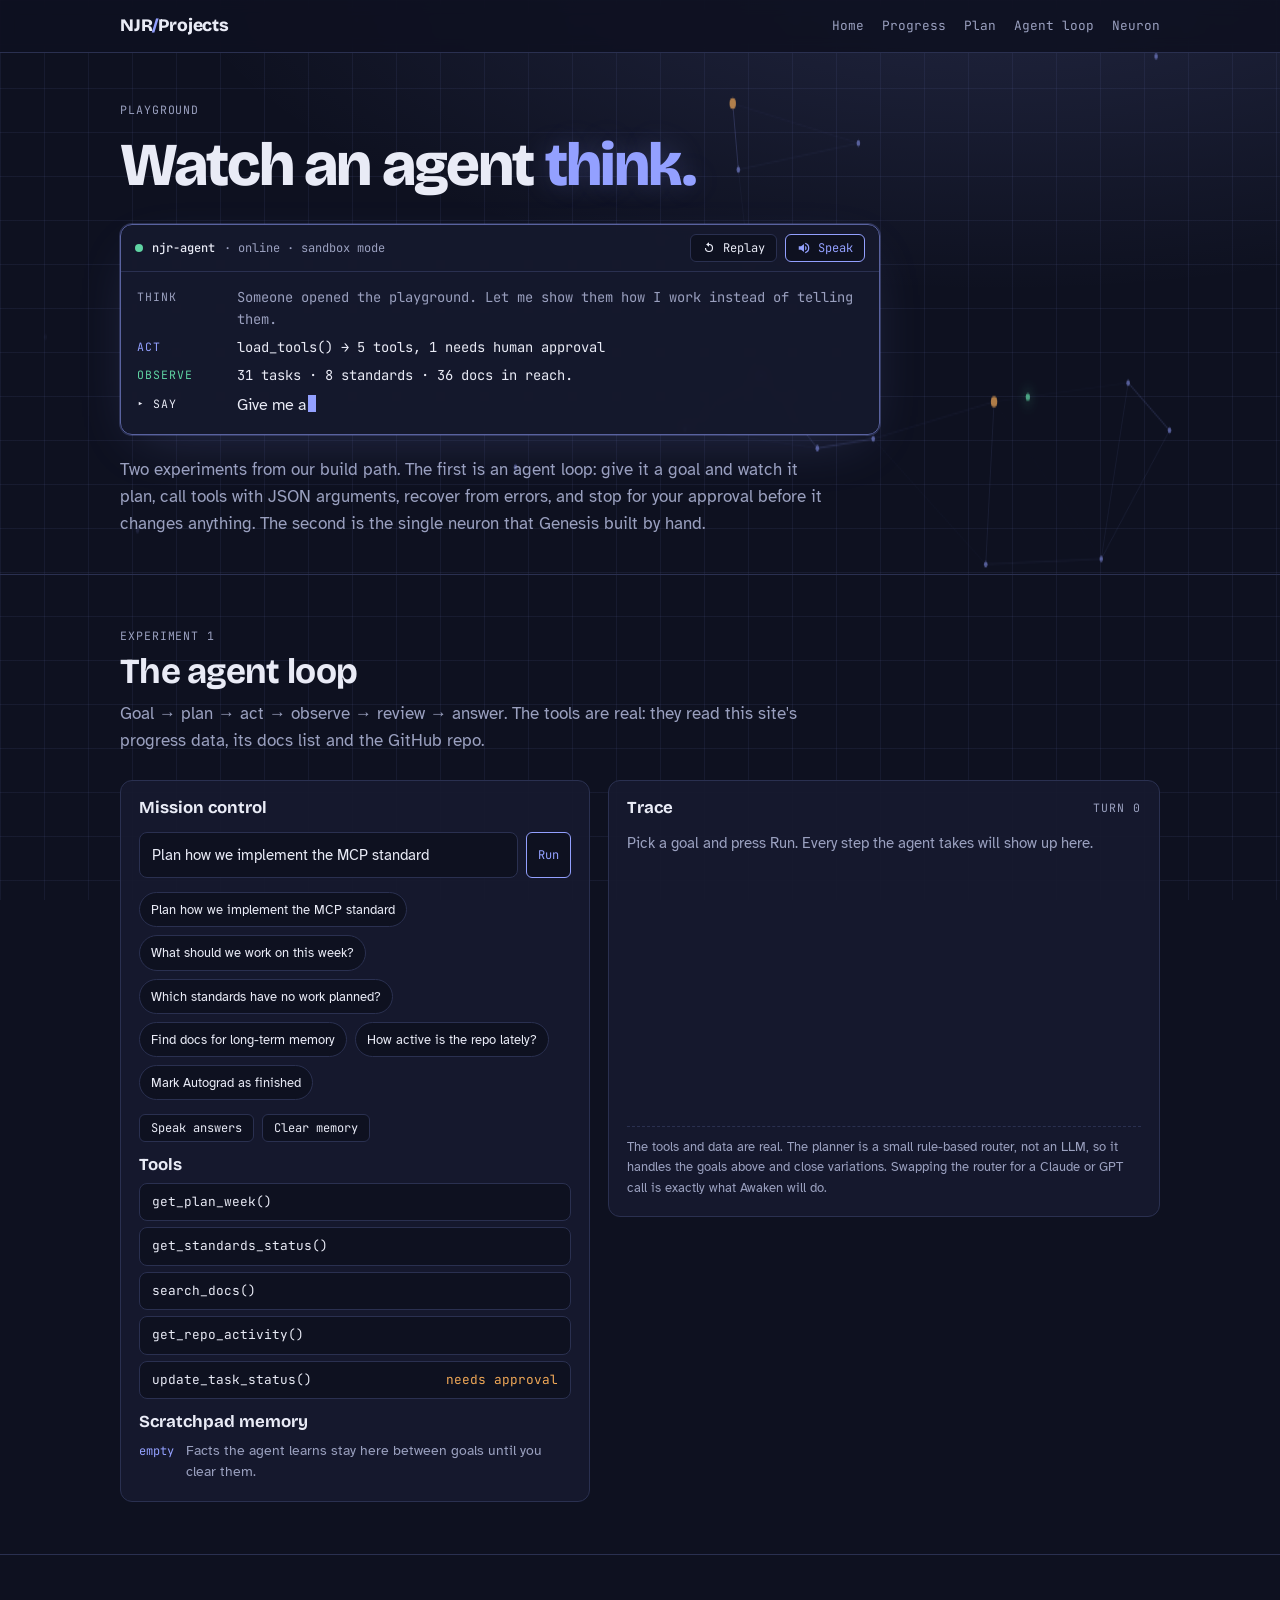
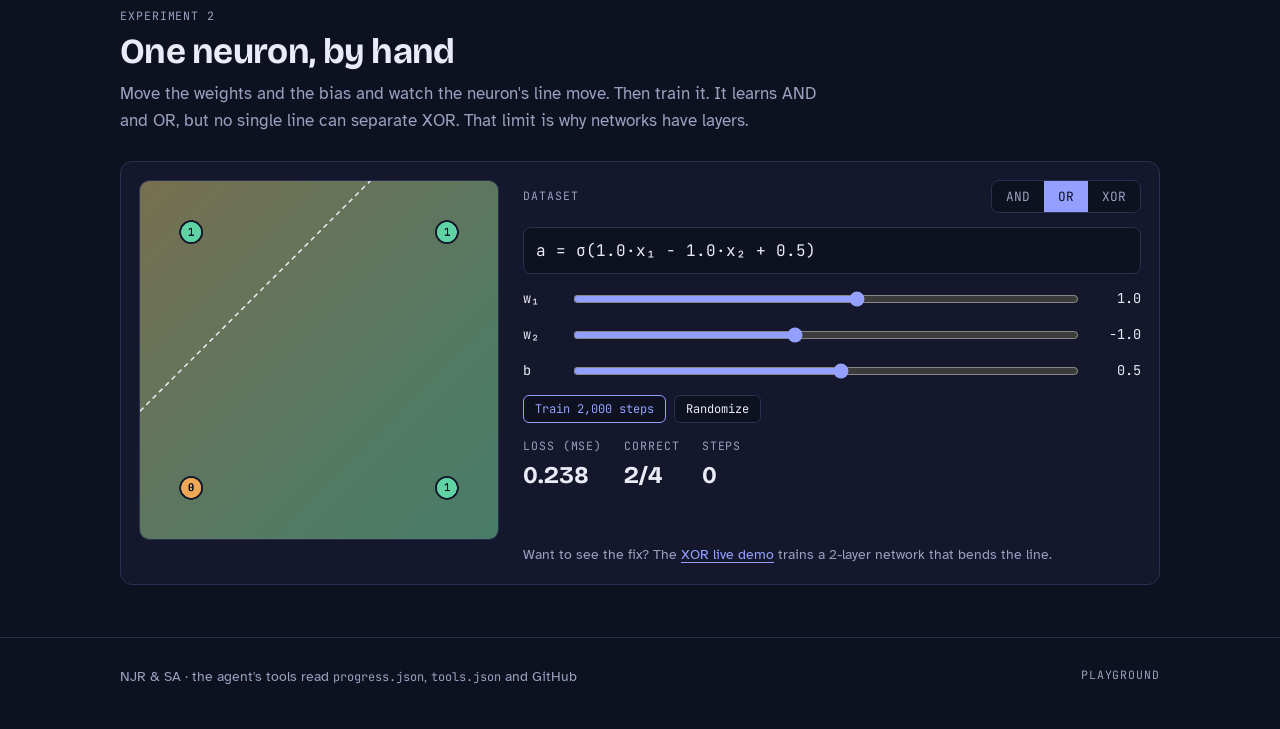
<file: workspace/NJRProjects/playground.html>
<!DOCTYPE html>
<html lang="en" data-theme="dark">
<head>
<meta charset="UTF-8">
<meta name="viewport" content="width=device-width, initial-scale=1, viewport-fit=cover">
<title>Agent Playground · NJR Projects</title>
<meta name="description" content="Watch an agent think: an interactive agent loop with real tools, JSON tool calls and a human-approval checkpoint, plus a hand-built neuron you can train.">
<meta name="color-scheme" content="light dark">
<meta property="og:title" content="Agent Playground · NJR Projects">
<meta property="og:description" content="Watch an agent think: an interactive agent loop with real tools, JSON tool calls and a human-approval checkpoint, plus a hand-built neuron you can train.">
<meta property="og:type" content="website">
<link rel="icon" href="data:image/svg+xml,%3Csvg xmlns='http://www.w3.org/2000/svg' viewBox='0 0 32 32'%3E%3Crect width='32' height='32' rx='7' fill='%233442C9'/%3E%3Ccircle cx='16' cy='16' r='5' fill='%23fff'/%3E%3Cpath d='M4 9l7 5M4 23l7-5M28 16h-7' stroke='%23fff' stroke-width='2.2' stroke-linecap='round'/%3E%3C/svg%3E">
<link rel="preconnect" href="https://fonts.googleapis.com">
<link rel="preconnect" href="https://fonts.gstatic.com" crossorigin>
<link rel="stylesheet" href="https://fonts.googleapis.com/css2?family=Bricolage+Grotesque:opsz,wght@12..96,500;12..96,700;12..96,800&family=Atkinson+Hyperlegible:ital,wght@0,400;0,700;1,400&family=JetBrains+Mono:wght@400;500&display=swap">
<style>
  /* Layout: one 1080px column. Summary first (stats + three goal cards),
     then one section per goal, then live repo activity. All content comes from progress.json. */
  :root {
    --bg: #F2F4F9;
    --surface: #FFFFFF;
    --line: #D7DCEA;
    --fg: #161A2E;
    --muted: #5A6180;
    --accent: #3442C9;
    --accent-soft: #E3E6FB;
    --signal: #B8621A;
    --done: #1F7A57;
    --done-soft: #DDF1E8;
    --progress: #9A5B08;
    --progress-soft: #F8EBD6;
    --idle: #6B7290;
    --idle-soft: #E6E8F0;

    --display: "Bricolage Grotesque", "Avenir Next", "Segoe UI", system-ui, sans-serif;
    --body: "Atkinson Hyperlegible", "Helvetica Neue", Arial, sans-serif;
    --mono: "JetBrains Mono", ui-monospace, "SF Mono", Menlo, monospace;
  }
  @media (prefers-color-scheme: dark) {
    :root:not([data-theme="light"]) {
      --bg: #0E1120; --surface: #161A2E; --line: #2A3050; --fg: #E9EBF6; --muted: #9AA0BF;
      --accent: #93A0FF; --accent-soft: #232A55; --signal: #F0A857;
      --done: #5FD3A3; --done-soft: #15362B; --progress: #F0B860; --progress-soft: #3A2C14;
      --idle: #9AA0BF; --idle-soft: #232740;
      color-scheme: dark;
    }
  }
  :root[data-theme="dark"] {
    --bg: #0E1120; --surface: #161A2E; --line: #2A3050; --fg: #E9EBF6; --muted: #9AA0BF;
    --accent: #93A0FF; --accent-soft: #232A55; --signal: #F0A857;
    --done: #5FD3A3; --done-soft: #15362B; --progress: #F0B860; --progress-soft: #3A2C14;
    --idle: #9AA0BF; --idle-soft: #232740;
    color-scheme: dark;
  }

  *, *::before, *::after { box-sizing: border-box; }
  html { scroll-behavior: smooth; }
  @media (prefers-reduced-motion: reduce) { html { scroll-behavior: auto; } * { transition: none !important; } }

  body {
    margin: 0;
    background: var(--bg);
    color: var(--fg);
    font-family: var(--body);
    font-size: 17px;
    line-height: 1.6;
    -webkit-font-smoothing: antialiased;
  }

  .wrap { max-width: 1080px; margin: 0 auto; padding-inline: 20px; }

  a { color: var(--accent); text-underline-offset: 3px; }
  a:focus-visible, button:focus-visible, summary:focus-visible { outline: 2px solid var(--accent); outline-offset: 3px; border-radius: 4px; }

  h1, h2, h3 { font-family: var(--display); line-height: 1.1; margin: 0; text-wrap: balance; }
  p { margin: 0; }
  code { font-family: var(--mono); font-size: 0.85em; }

  .label {
    font-family: var(--mono);
    font-size: 0.72rem;
    letter-spacing: 0.08em;
    text-transform: uppercase;
    color: var(--muted);
  }

  /* ---------- top bar ---------- */
  .topbar {
    position: sticky;
    top: env(safe-area-inset-top, 0px);
    z-index: 5;
    background: color-mix(in srgb, var(--bg) 88%, transparent);
    backdrop-filter: blur(8px);
    border-bottom: 1px solid var(--line);
  }
  .topbar .wrap { display: flex; align-items: center; justify-content: space-between; gap: 16px; padding-block: 12px; flex-wrap: wrap; }
  .brand { font-family: var(--display); font-weight: 800; font-size: 1.1rem; color: var(--fg); text-decoration: none; letter-spacing: -0.01em; }
  .brand span { color: var(--accent); }
  .topbar nav { display: flex; gap: 18px; flex-wrap: wrap; }
  .topbar nav a { font-family: var(--mono); font-size: 0.8rem; color: var(--muted); text-decoration: none; }
  .topbar nav a:hover { color: var(--accent); }

  /* ---------- hero ---------- */
  .hero { padding-block: 48px 36px; }
  .hero h1 { font-size: clamp(2.1rem, 5.6vw, 3.8rem); font-weight: 800; letter-spacing: -0.03em; max-width: 18ch; margin-top: 12px; }
  .hero h1 em { font-style: normal; color: var(--accent); }
  .hero .lede { margin-top: 16px; max-width: 64ch; color: var(--muted); font-size: 1.05rem; }

  .stats { margin-top: 32px; display: grid; grid-template-columns: repeat(4, minmax(0, 1fr)); border: 1px solid var(--line); border-radius: 10px; background: var(--surface); }
  .stat { padding: 16px 18px; border-left: 1px solid var(--line); min-width: 0; display: flex; flex-direction: column; gap: 4px; }
  .stat:first-child { border-left: none; }
  .stat .v { font-family: var(--display); font-weight: 700; font-size: 1.9rem; line-height: 1.1; font-variant-numeric: tabular-nums; }
  .stat .s { font-size: 0.85rem; color: var(--muted); }
  @media (max-width: 760px) {
    .stats { grid-template-columns: repeat(2, minmax(0, 1fr)); }
    .stat:nth-child(3) { border-left: none; }
    .stat:nth-child(n+3) { border-top: 1px solid var(--line); }
  }

  /* ---------- shared bits ---------- */
  .pill {
    display: inline-flex; align-items: center; gap: 6px;
    font-family: var(--mono); font-size: 0.72rem; font-weight: 500;
    padding: 3px 9px; border-radius: 999px; white-space: nowrap;
  }
  .pill::before { content: ""; width: 7px; height: 7px; border-radius: 50%; background: currentColor; }
  .pill.done { color: var(--done); background: var(--done-soft); }
  .pill.progress { color: var(--progress); background: var(--progress-soft); }
  .pill.todo { color: var(--idle); background: var(--idle-soft); }

  .meter { height: 6px; border-radius: 999px; background: var(--idle-soft); overflow: hidden; display: flex; }
  .meter .d { background: var(--done); }
  .meter .p { background: var(--progress); }
  .meter-row { display: flex; align-items: center; gap: 12px; }
  .meter-row .meter { flex: 1; }
  .meter-row .pct { font-family: var(--mono); font-size: 0.8rem; color: var(--muted); font-variant-numeric: tabular-nums; min-width: 3.2em; text-align: right; }

  section.block { padding-block: 52px; border-top: 1px solid var(--line); }
  .head { display: flex; flex-direction: column; gap: 8px; margin-bottom: 26px; max-width: 64ch; }
  .head h2 { font-size: clamp(1.6rem, 3.6vw, 2.2rem); font-weight: 700; letter-spacing: -0.02em; }
  .head p { color: var(--muted); }

  /* ---------- goal cards ---------- */
  .goals { display: grid; grid-template-columns: repeat(3, minmax(0, 1fr)); gap: 16px; margin-top: 16px; }
  @media (max-width: 860px) { .goals { grid-template-columns: 1fr; } }
  .goal { display: flex; flex-direction: column; gap: 12px; padding: 20px; background: var(--surface); border: 1px solid var(--line); border-radius: 10px; color: inherit; text-decoration: none; min-width: 0; transition: border-color .15s; }
  .goal:hover { border-color: var(--accent); }
  .goal .top { display: flex; justify-content: space-between; align-items: center; gap: 10px; }
  .goal .num { font-family: var(--mono); font-size: 0.8rem; color: var(--accent); }
  .goal h3 { font-size: 1.25rem; }
  .goal p { color: var(--muted); font-size: 0.93rem; }
  .goal .now { font-size: 0.88rem; color: var(--fg); }
  .goal .now b { font-family: var(--mono); font-weight: 500; font-size: 0.72rem; color: var(--muted); text-transform: uppercase; letter-spacing: 0.06em; margin-right: 6px; }

  /* ---------- phases ---------- */
  .phases { display: flex; flex-direction: column; gap: 14px; }
  .phase { background: var(--surface); border: 1px solid var(--line); border-radius: 10px; }
  .phase.current { border-color: var(--accent); }
  .phase summary { list-style: none; cursor: pointer; padding: 18px 20px; display: grid; grid-template-columns: 3.2rem minmax(0, 1fr) auto; gap: 6px 16px; align-items: center; }
  .phase summary::-webkit-details-marker { display: none; }
  .phase .pn { grid-row: span 2; font-family: var(--display); font-weight: 800; font-size: 1.9rem; color: var(--accent); line-height: 1; }
  .phase .pt { display: flex; flex-wrap: wrap; align-items: baseline; gap: 4px 10px; min-width: 0; }
  .phase .pt h3 { font-size: 1.2rem; }
  .phase .pt .proj { font-family: var(--mono); font-size: 0.78rem; color: var(--muted); }
  .phase .pm { grid-column: 2 / 4; }
  .phase .chev { font-family: var(--mono); color: var(--muted); transition: transform .15s; }
  .phase[open] .chev { transform: rotate(90deg); }
  .phase .body { padding: 0 20px 20px calc(20px + 3.2rem + 16px); display: flex; flex-direction: column; gap: 14px; }
  @media (max-width: 560px) {
    .phase summary { grid-template-columns: 2.2rem minmax(0, 1fr) auto; }
    .phase .pn { font-size: 1.5rem; }
    .phase .body { padding-left: 20px; }
  }
  .phase .body > p { color: var(--muted); font-size: 0.95rem; max-width: 70ch; }

  .tasks { list-style: none; margin: 0; padding: 0; display: grid; grid-template-columns: repeat(2, minmax(0, 1fr)); gap: 8px 24px; }
  @media (max-width: 760px) { .tasks { grid-template-columns: 1fr; } }
  .tasks li { display: grid; grid-template-columns: 18px minmax(0, 1fr); gap: 10px; align-items: baseline; font-size: 0.95rem; }
  .mark { width: 14px; height: 14px; border-radius: 4px; border: 1.5px solid var(--idle); display: inline-grid; place-items: center; transform: translateY(2px); }
  .mark.done { background: var(--done); border-color: var(--done); }
  .mark.done::after { content: ""; width: 7px; height: 4px; border-left: 2px solid var(--surface); border-bottom: 2px solid var(--surface); transform: rotate(-45deg) translate(1px, -1px); }
  .mark.progress { border-color: var(--progress); background: linear-gradient(90deg, var(--progress) 50%, transparent 50%); }
  .tasks li.done span.t { color: var(--muted); }
  .tasks a { word-break: break-word; }
  .phase-docs { display: flex; flex-wrap: wrap; gap: 6px 14px; font-size: 0.88rem; padding-top: 12px; border-top: 1px dashed var(--line); }
  .phase-docs .label { width: 100%; font-size: 0.66rem; }
  .std { display: inline-block; font-family: var(--mono); font-size: 0.68rem; color: var(--accent); background: var(--accent-soft); padding: 1px 7px; border-radius: 4px; margin-left: 8px; text-decoration: none; white-space: nowrap; vertical-align: 1px; }
  .std:hover { text-decoration: underline; }

  /* ---------- evolution ---------- */
  .eras { list-style: none; margin: 0; padding: 0; display: grid; grid-template-columns: repeat(2, minmax(0, 1fr)); gap: 0 32px; }
  @media (max-width: 760px) { .eras { grid-template-columns: 1fr; } }
  .eras li { display: grid; grid-template-columns: 2.2rem minmax(0, 1fr) auto; gap: 4px 12px; padding-block: 14px; border-bottom: 1px solid var(--line); align-items: baseline; }
  .eras .n { grid-row: span 3; font-family: var(--mono); font-size: 0.8rem; color: var(--accent); }
  .eras strong { font-family: var(--display); font-size: 1.05rem; }
  .eras .when { font-family: var(--mono); font-size: 0.75rem; color: var(--muted); margin-left: 6px; font-weight: 400; white-space: nowrap; }
  .eras .topics { grid-column: 2 / 4; color: var(--muted); font-size: 0.92rem; }
  .eras .note { grid-column: 2 / 4; font-size: 0.92rem; border-left: 2px solid var(--accent); padding-left: 10px; }

  /* ---------- open source ---------- */
  .os { display: grid; grid-template-columns: minmax(0, 1fr) minmax(0, 1.2fr); gap: 28px; align-items: start; }
  @media (max-width: 820px) { .os { grid-template-columns: 1fr; } }
  .os .tasks { grid-template-columns: 1fr; }
  .empty { padding: 22px; border: 1px dashed var(--line); border-radius: 10px; display: flex; flex-direction: column; gap: 8px; }
  .empty p { color: var(--muted); font-size: 0.95rem; }
  .tbl-wrap { overflow-x: auto; border: 1px solid var(--line); border-radius: 10px; background: var(--surface); }
  table.contrib { width: 100%; border-collapse: collapse; font-size: 0.92rem; }
  table.contrib th { text-align: left; font-family: var(--mono); font-size: 0.7rem; font-weight: 500; text-transform: uppercase; letter-spacing: 0.06em; color: var(--muted); padding: 10px 14px; border-bottom: 1px solid var(--line); white-space: nowrap; }
  table.contrib td { padding: 10px 14px; border-bottom: 1px solid var(--line); vertical-align: top; }
  table.contrib tr:last-child td { border-bottom: none; }
  table.contrib td.date { font-family: var(--mono); font-size: 0.8rem; color: var(--muted); white-space: nowrap; }

  /* ---------- activity ---------- */
  .activity { display: grid; grid-template-columns: minmax(0, 1.25fr) minmax(0, 1fr); gap: 28px; align-items: start; }
  @media (max-width: 820px) { .activity { grid-template-columns: 1fr; } }
  .col-head { display: flex; justify-content: space-between; align-items: baseline; gap: 10px; margin-bottom: 12px; flex-wrap: wrap; }
  .col-head h3 { font-size: 1.15rem; }
  .commits { list-style: none; margin: 0; padding: 0; border: 1px solid var(--line); border-radius: 10px; background: var(--surface); }
  .commits li { padding: 12px 16px; border-bottom: 1px solid var(--line); display: grid; grid-template-columns: minmax(0, 1fr) auto; gap: 2px 12px; }
  .commits li:last-child { border-bottom: none; }
  .commits .msg { color: var(--fg); text-decoration: none; font-weight: 700; overflow-wrap: anywhere; }
  .commits .msg:hover { color: var(--accent); }
  .commits .sha { font-family: var(--mono); font-size: 0.75rem; color: var(--accent); }
  .commits .by { grid-column: 1 / 3; font-size: 0.85rem; color: var(--muted); }
  .commits .state { padding: 16px; color: var(--muted); font-size: 0.92rem; display: block; }

  .log { list-style: none; margin: 0; padding: 0; position: relative; }
  .log::before { content: ""; position: absolute; left: 5.7rem; top: 10px; bottom: 10px; width: 1px; background: var(--line); }
  .log li { display: grid; grid-template-columns: 5rem 1.4rem minmax(0, 1fr); align-items: baseline; padding-block: 8px; }
  .log time { font-family: var(--mono); font-size: 0.8rem; color: var(--muted); font-variant-numeric: tabular-nums; }
  .log .dot { width: 9px; height: 9px; border-radius: 50%; background: var(--accent); justify-self: center; box-shadow: 0 0 0 4px var(--bg); }
  .log .tag { font-family: var(--mono); font-size: 0.72rem; color: var(--accent); margin-right: 6px; }

  .links-row { display: flex; gap: 10px; flex-wrap: wrap; margin-top: 18px; }
  .btn { display: inline-block; font-family: var(--mono); font-size: 0.8rem; text-decoration: none; padding: 8px 14px; border-radius: 6px; border: 1px solid var(--line); color: var(--fg); background: var(--surface); }
  .btn:hover { border-color: var(--accent); color: var(--accent); }

  .notice { padding: 14px 16px; border: 1px solid var(--signal); border-radius: 8px; color: var(--fg); font-size: 0.92rem; margin-top: 20px; }

  footer { border-top: 1px solid var(--line); padding-block: 28px 40px; color: var(--muted); font-size: 0.88rem; }
  footer .wrap { display: flex; justify-content: space-between; gap: 12px; flex-wrap: wrap; }

  /* ---------- playground ---------- */
  .pg { display: grid; grid-template-columns: minmax(0, 0.92fr) minmax(0, 1.08fr); gap: 18px; align-items: start; }
  @media (max-width: 900px) { .pg { grid-template-columns: 1fr; } }
  .panel { background: color-mix(in srgb, var(--surface) 92%, transparent); border: 1px solid var(--line); border-radius: 12px; padding: 18px; display: flex; flex-direction: column; gap: 14px; min-width: 0; }
  .panel h3 { font-size: 1.05rem; }
  .panel .hint { font-size: 0.85rem; color: var(--muted); }
  .goal-in { display: flex; gap: 8px; }
  .goal-in input { flex: 1; min-width: 0; font: inherit; font-size: 0.95rem; padding: 10px 12px; border-radius: 8px; border: 1px solid var(--line); background: var(--bg); color: var(--fg); }
  .goal-in input:focus { outline: 2px solid var(--accent); outline-offset: 1px; }
  .chips { display: flex; flex-wrap: wrap; gap: 8px; }
  .chip { font: inherit; font-size: 0.83rem; padding: 6px 11px; border-radius: 999px; border: 1px solid var(--line); background: var(--bg); color: var(--fg); cursor: pointer; text-align: left; }
  .chip:hover { border-color: var(--accent); color: var(--accent); }
  .chip:focus-visible { outline: 2px solid var(--accent); outline-offset: 2px; }
  .row { display: flex; gap: 8px; flex-wrap: wrap; align-items: center; }
  .row .grow { flex: 1; }
  .tools-list { display: flex; flex-direction: column; gap: 6px; }
  .tools-list details { border: 1px solid var(--line); border-radius: 8px; background: var(--bg); }
  .tools-list summary { cursor: pointer; padding: 8px 12px; font-family: var(--mono); font-size: 0.8rem; display: flex; justify-content: space-between; gap: 8px; }
  .tools-list summary .risk { color: var(--signal); }
  .tools-list summary.used { color: var(--accent); }
  .tools-list p { padding: 0 12px; font-size: 0.85rem; color: var(--muted); margin-bottom: 6px; }
  pre.json { margin: 0; padding: 10px 12px; font-family: var(--mono); font-size: 0.76rem; line-height: 1.5; overflow-x: auto; color: var(--muted); background: color-mix(in srgb, var(--bg) 70%, #000 30%); border-radius: 0 0 8px 8px; }
  pre.json .jk { color: var(--accent); }
  pre.json .js { color: var(--done); }
  pre.json .jn { color: var(--signal); }
  .mem { display: grid; grid-template-columns: max-content minmax(0, 1fr); gap: 6px 12px; font-size: 0.85rem; margin: 0; }
  .mem dt { font-family: var(--mono); font-size: 0.75rem; color: var(--accent); padding-top: 2px; }
  .mem dd { margin: 0; color: var(--fg); overflow-wrap: anywhere; }
  .mem .fresh { animation: fresh 1.6s ease-out; }
  @keyframes fresh { from { background: var(--accent-soft); } to { background: transparent; } }

  .trace { list-style: none; margin: 0; padding: 0; display: flex; flex-direction: column; gap: 10px; min-height: 280px; }
  .ev { display: grid; grid-template-columns: 5.4rem minmax(0, 1fr); gap: 10px; animation: rise .25s ease-out; }
  @keyframes rise { from { opacity: 0; transform: translateY(4px); } to { opacity: 1; transform: none; } }
  @media (prefers-reduced-motion: reduce) { .ev, .mem .fresh { animation: none; } }
  .ev .k { font-family: var(--mono); font-size: 0.72rem; text-transform: uppercase; letter-spacing: 0.08em; padding-top: 3px; }
  .ev .body { min-width: 0; display: flex; flex-direction: column; gap: 6px; font-size: 0.93rem; }
  .ev .body pre.json { border-radius: 8px; }
  .ev.goal .k { color: var(--fg); } .ev.goal .body { font-weight: 700; }
  .ev.plan .k, .ev.think .k { color: var(--muted); }
  .ev.act .k { color: var(--accent); }
  .ev.observe .k { color: var(--done); }
  .ev.error .k { color: var(--v-late); } .ev.error .body { color: var(--v-late); }
  .ev.review .k { color: var(--progress); }
  .ev.approve .k { color: var(--signal); }
  .ev.answer .k { color: var(--fg); }
  .ev.answer .body { padding: 12px 14px; border-radius: 10px; background: var(--accent-soft); color: var(--fg); font-size: 0.98rem; line-height: 1.55; }
  .ev.answer .body a { color: var(--accent); }
  .ev ol { margin: 0; padding-left: 1.2em; color: var(--muted); }
  .gate { border: 1px solid var(--signal); border-radius: 10px; padding: 12px 14px; display: flex; flex-direction: column; gap: 10px; background: color-mix(in srgb, var(--signal) 8%, transparent); }
  .gate .row button { font: inherit; font-size: 0.85rem; padding: 7px 14px; border-radius: 6px; cursor: pointer; border: 1px solid var(--line); background: var(--bg); color: var(--fg); }
  .gate .row button.ok { background: var(--done); border-color: var(--done); color: var(--bg); font-weight: 700; }
  .gate .row button:disabled { opacity: .5; cursor: default; }
  .trace-empty { color: var(--muted); font-size: 0.92rem; }
  .sim-note { font-size: 0.8rem; color: var(--muted); border-top: 1px dashed var(--line); padding-top: 10px; }

  /* neuron */
  .np { display: grid; grid-template-columns: minmax(0, 360px) minmax(0, 1fr); gap: 24px; align-items: start; }
  @media (max-width: 760px) { .np { grid-template-columns: 1fr; } }
  .np canvas { width: 100%; max-width: 360px; aspect-ratio: 1; border-radius: 10px; border: 1px solid var(--line); display: block; }
  .np-ctl { display: flex; flex-direction: column; gap: 14px; }
  .eq { font-family: var(--mono); font-size: 1rem; color: var(--fg); padding: 10px 12px; border-radius: 8px; background: var(--bg); border: 1px solid var(--line); overflow-x: auto; white-space: nowrap; }
  .slider { display: grid; grid-template-columns: 2.4rem minmax(0, 1fr) 3.4rem; gap: 10px; align-items: center; font-family: var(--mono); font-size: 0.85rem; }
  .slider input { width: 100%; accent-color: var(--accent); }
  .slider output { text-align: right; font-variant-numeric: tabular-nums; }
  .seg { display: inline-flex; border: 1px solid var(--line); border-radius: 8px; overflow: hidden; }
  .seg button { font-family: var(--mono); font-size: 0.8rem; padding: 7px 14px; border: 0; background: var(--bg); color: var(--muted); cursor: pointer; }
  .seg button[aria-pressed="true"] { background: var(--accent); color: var(--bg); }
  .seg button:focus-visible { outline: 2px solid var(--accent); outline-offset: -2px; }
  .np-stats { display: flex; gap: 22px; flex-wrap: wrap; }
  .np-stats div { display: flex; flex-direction: column; }
  .np-stats .v { font-family: var(--display); font-weight: 700; font-size: 1.5rem; font-variant-numeric: tabular-nums; }
  .np-msg { font-size: 0.92rem; color: var(--fg); min-height: 1.5em; }
</style>
<link rel="stylesheet" href="viz.css">
<link rel="stylesheet" href="fx.css">
<script src="viz.js"></script>
<script src="fx.js"></script>
</head>
<body>

<header class="topbar">
  <div class="wrap">
    <a class="brand" href="index.html">NJR<span>/</span>Projects</a>
    <nav aria-label="Pages and sections">
      <a href="index.html">Home</a>
      <a href="progress.html">Progress</a>
      <a href="plan.html">Plan</a>
      <a href="#agent">Agent loop</a>
      <a href="#neuron">Neuron</a>
    </nav>
  </div>
</header>

<main id="top">
  <section class="hero">
    <div class="wrap">
      <p class="label">Playground</p>
      <h1>Watch an agent <em>think.</em></h1>
      <div id="voice"></div>
      <p class="lede" style="margin-top:22px">Two experiments from our build path. The first is an agent loop: give it a goal and watch it plan, call tools with JSON arguments, recover from errors, and stop for your approval before it changes anything. The second is the single neuron that Genesis built by hand.</p>
    </div>
  </section>

  <section class="block" id="agent">
    <div class="wrap">
      <div class="head">
        <p class="label">Experiment 1</p>
        <h2>The agent loop</h2>
        <p>Goal → plan → act → observe → review → answer. The tools are real: they read this site's progress data, its docs list and the GitHub repo.</p>
      </div>
      <div class="pg">
        <div class="panel">
          <h3>Mission control</h3>
          <form class="goal-in" id="goal-form">
            <label for="goal" style="position:absolute;width:1px;height:1px;overflow:hidden;clip:rect(0 0 0 0)">Goal for the agent</label>
            <input id="goal" name="goal" autocomplete="off" placeholder="Give the agent a goal…" value="Plan how we implement the MCP standard">
            <button class="fx-btn primary" type="submit">Run</button>
          </form>
          <div class="chips" id="presets"></div>
          <div class="row">
            <button class="fx-btn" id="speak-toggle" type="button" aria-pressed="false">Speak answers</button>
            <button class="fx-btn" id="reset" type="button">Clear memory</button>
          </div>
          <div>
            <h3 style="margin-bottom:8px">Tools</h3>
            <div class="tools-list" id="tools"></div>
          </div>
          <div>
            <h3 style="margin-bottom:8px">Scratchpad memory</h3>
            <dl class="mem" id="mem"><dt>empty</dt><dd style="color:var(--muted)">Facts the agent learns stay here between goals until you clear them.</dd></dl>
          </div>
        </div>
        <div class="panel">
          <div class="row"><h3 class="grow">Trace</h3><span class="label" id="turn">turn 0</span></div>
          <ol class="trace" id="trace"><li class="trace-empty">Pick a goal and press Run. Every step the agent takes will show up here.</li></ol>
          <p class="sim-note">The tools and data are real. The planner is a small rule-based router, not an LLM, so it handles the goals above and close variations. Swapping the router for a Claude or GPT call is exactly what Awaken will do.</p>
        </div>
      </div>
    </div>
  </section>

  <section class="block" id="neuron">
    <div class="wrap">
      <div class="head">
        <p class="label">Experiment 2</p>
        <h2>One neuron, by hand</h2>
        <p>Move the weights and the bias and watch the neuron's line move. Then train it. It learns AND and OR, but no single line can separate XOR. That limit is why networks have layers.</p>
      </div>
      <div class="panel np">
        <canvas id="np-canvas" width="720" height="720" role="img" aria-label="Decision boundary of a single neuron over the unit square, with the four training points"></canvas>
        <div class="np-ctl">
          <div class="row"><span class="label grow">Dataset</span><div class="seg" id="np-data" role="group" aria-label="Dataset"><button type="button" data-d="AND" aria-pressed="false">AND</button><button type="button" data-d="OR" aria-pressed="true">OR</button><button type="button" data-d="XOR" aria-pressed="false">XOR</button></div></div>
          <div class="eq" id="np-eq">a = σ(w₁x₁ + w₂x₂ + b)</div>
          <label class="slider"><span>w₁</span><input type="range" id="w1" min="-8" max="8" step="0.1" value="1"><output id="w1o">1.0</output></label>
          <label class="slider"><span>w₂</span><input type="range" id="w2" min="-8" max="8" step="0.1" value="-1"><output id="w2o">-1.0</output></label>
          <label class="slider"><span>b</span><input type="range" id="b" min="-8" max="8" step="0.1" value="0.5"><output id="bo">0.5</output></label>
          <div class="row">
            <button class="fx-btn primary" id="np-train" type="button">Train 2,000 steps</button>
            <button class="fx-btn" id="np-rand" type="button">Randomize</button>
          </div>
          <div class="np-stats">
            <div><span class="label">Loss (MSE)</span><span class="v" id="np-loss">–</span></div>
            <div><span class="label">Correct</span><span class="v" id="np-acc">–</span></div>
            <div><span class="label">Steps</span><span class="v" id="np-steps">0</span></div>
          </div>
          <p class="np-msg" id="np-msg"></p>
          <p class="hint">Want to see the fix? The <a href="xor-live-demo.html">XOR live demo</a> trains a 2-layer network that bends the line.</p>
        </div>
      </div>
    </div>
  </section>
</main>

<footer>
  <div class="wrap">
    <span>NJR &amp; SA · the agent's tools read <code>progress.json</code>, <code>tools.json</code> and GitHub</span>
    <span class="label">Playground</span>
  </div>
</footer>

<script>
(function () {
  const $ = (id) => document.getElementById(id);
  const el = (tag, cls, text) => { const n = document.createElement(tag); if (cls) n.className = cls; if (text != null) n.textContent = text; return n; };
  const reduce = window.matchMedia("(prefers-reduced-motion: reduce)").matches;
  const wait = (ms) => new Promise((r) => setTimeout(r, reduce ? 0 : ms));
  const iso = (d) => d.toISOString().slice(0, 10);
  const fmt = (s) => new Date(s + "T12:00:00").toLocaleDateString("en-US", { month: "short", day: "numeric" });

  // JSON with light syntax color. Text is escaped before any markup is added.
  function jsonBlock(obj) {
    const pre = el("pre", "json");
    const esc = JSON.stringify(obj, null, 2).replace(/[&<>]/g, (c) => ({ "&": "&amp;", "<": "&lt;", ">": "&gt;" }[c]));
    pre.innerHTML = esc
      .replace(/("(?:\\.|[^"\\])*")(\s*:)/g, '<span class="jk">$1</span>$2')
      .replace(/:\s*("(?:\\.|[^"\\])*")/g, (m, s) => m.replace(s, `<span class="js">${s}</span>`))
      .replace(/([\[\s,])("(?:\\.|[^"\\])*")(?=\s*[,\]\n])/g, '$1<span class="js">$2</span>')
      .replace(/:\s*(-?\d+(?:\.\d+)?|true|false|null)/g, (m, n) => m.replace(n, `<span class="jn">${n}</span>`));
    return pre;
  }

  if (window.FX) FX.net(document.querySelector(".hero"));
  const voice = window.FX ? FX.voice($("voice"), { name: "njr-agent", status: " · online · sandbox mode" }) : null;

  // ================= Experiment 1: the agent loop =================
  let DATA = null, TOOLS = null, turn = 0;
  const memory = new Map();

  // Each tool: description, JSON Schema for its arguments, and a run function.
  const toolDefs = {
    get_plan_week: {
      description: "Stages from the execution plan that are active on a date, or the next ones to start.",
      schema: { type: "object", properties: { date: { type: "string", format: "date" } }, required: ["date"] },
      run: ({ date }) => {
        const d = new Date(date + "T00:00:00");
        const st = DATA.plan.stages;
        let active = st.filter((s) => new Date(s.start + "T00:00:00") <= d && d <= new Date(s.end + "T23:59:59"));
        let note = "active";
        if (!active.length) { const ns = st.map((s) => s.start).filter((s) => s >= date).sort()[0]; active = st.filter((s) => s.start === ns); note = "next to start"; }
        return { date, note, stages: active.map((s) => ({ title: s.title, start: s.start, end: s.end, first_steps: s.steps.slice(0, 2).map((x) => x.title + (x.owner ? ` (${x.owner})` : "")) })) };
      },
    },
    get_standards_status: {
      description: "Every 2026 agentic standard with how many of our tasks cover it and their status.",
      schema: { type: "object", properties: {}, required: [] },
      run: () => {
        const tasks = DATA.phases.flatMap((p, i) => p.tasks.map((t) => ({ ...t, phase: `Phase ${i + 1} · ${p.name}` })));
        return { standards: Object.entries(DATA.standards).map(([k, name]) => {
          const ts = tasks.filter((t) => (t.std || []).includes(k));
          const status = !ts.length ? "not_planned" : ts.every((t) => t.status === "done") ? "implemented" : ts.some((t) => t.status !== "todo") ? "in_progress" : "planned";
          return { id: k, name, status, tasks: ts.map((t) => ({ title: t.title, phase: t.phase, status: t.status })) };
        }) };
      },
    },
    search_docs: {
      description: "Search the curated tools-and-docs list by keyword.",
      schema: { type: "object", properties: { query: { type: "string" }, limit: { type: "integer", minimum: 1, maximum: 5 } }, required: ["query"] },
      run: ({ query, limit = 3 }) => {
        const q = query.toLowerCase().split(/\s+/).filter(Boolean);
        const all = TOOLS.categories.flatMap((c) => c.tools.map((t) => ({ ...t, category: c.name })));
        const scored = all.map((t) => {
          const hay = `${t.name} ${t.by} ${t.what} ${(t.std || []).join(" ")} ${t.category}`.toLowerCase();
          return { t, s: q.reduce((n, w) => n + (hay.includes(w) ? (t.name.toLowerCase().includes(w) ? 3 : 1) : 0), 0) };
        }).filter((x) => x.s > 0).sort((a, b) => b.s - a.s).slice(0, limit);
        return { query, results: scored.map(({ t }) => ({ name: t.name, by: t.by, docs: t.docs })) };
      },
    },
    get_repo_activity: {
      description: "Recent commits from the GitHub repo.",
      schema: { type: "object", properties: { limit: { type: "integer", minimum: 1, maximum: 10 } }, required: ["limit"] },
      run: async ({ limit }) => {
        const r = await fetch(`https://api.github.com/repos/${DATA.repo}/commits?per_page=${limit}`);
        if (!r.ok) throw new Error(`GitHub returned ${r.status}`);
        const cs = await r.json();
        return { commits: cs.map((c) => ({ message: c.commit.message.split("\n")[0].trim(), author: c.author?.login || c.commit.author.name, when: FX ? FX.relTime(c.commit.author.date) : c.commit.author.date })) };
      },
    },
    update_task_status: {
      description: "Change a task's status. Writes data, so it needs human approval. Runs in a sandbox: changes stay in this browser tab.",
      risky: true,
      schema: { type: "object", properties: { title: { type: "string" }, status: { type: "string", enum: ["todo", "progress", "done"] } }, required: ["title", "status"] },
      run: ({ title, status }) => {
        const task = DATA.phases.flatMap((p) => p.tasks).find((t) => t.title.toLowerCase() === title.toLowerCase());
        if (!task) throw new Error(`No task titled "${title}"`);
        const before = task.status; task.status = status;
        return { title: task.title, before, after: status, sandbox: true };
      },
    },
  };

  // Validate arguments against the tool's schema, the way function calling does.
  function validate(name, args) {
    const { schema } = toolDefs[name];
    for (const r of schema.required || []) if (args[r] == null) return `missing required argument "${r}"`;
    for (const [k, v] of Object.entries(args)) {
      const p = schema.properties[k];
      if (!p) return `unknown argument "${k}"`;
      if (p.type === "string" && typeof v !== "string") return `"${k}" must be a string`;
      if (p.type === "integer" && !Number.isInteger(v)) return `"${k}" must be an integer`;
      if (p.enum && !p.enum.includes(v)) return `"${k}" must be one of ${p.enum.map((e) => `"${e}"`).join(", ")}, got "${v}"`;
      if (p.maximum != null && v > p.maximum) return `"${k}" must be ≤ ${p.maximum}`;
    }
    return null;
  }

  // ---- trace UI
  const trace = $("trace");
  function ev(kind, label, content) {
    if (trace.querySelector(".trace-empty")) trace.replaceChildren();
    const li = el("li", "ev " + kind);
    li.append(el("span", "k", label || kind));
    const body = el("div", "body");
    (Array.isArray(content) ? content : [content]).forEach((c) => body.append(typeof c === "string" ? el("span", null, c) : c));
    li.append(body);
    trace.append(li);
    li.scrollIntoView({ block: "nearest", behavior: reduce ? "auto" : "smooth" });
    return li;
  }
  function remember(key, value) {
    memory.set(key, value);
    const mem = $("mem"); mem.replaceChildren();
    for (const [k, v] of memory) { const dt = el("dt", null, k), dd = el("dd", null, v); if (k === key) { dt.className = dd.className = "fresh"; } mem.append(dt, dd); }
  }
  function markUsed(name) { const s = document.querySelector(`[data-tool="${name}"]`); if (s) s.classList.add("used"); }

  // Human-in-the-loop: resolves true or false when the person clicks.
  function approval(name, args) {
    return new Promise((resolve) => {
      const gate = el("div", "gate");
      gate.append(el("span", null, `The agent wants to run ${name}. This changes data.`), jsonBlock(args));
      const row = el("div", "row");
      const ok = el("button", "ok", "Approve"), no = el("button", null, "Deny");
      ok.type = no.type = "button";
      row.append(ok, no); gate.append(row);
      ev("approve", "checkpoint", gate);
      const done = (v) => { ok.disabled = no.disabled = true; gate.append(el("span", "label", v ? "Approved by you" : "Denied by you")); resolve(v); };
      ok.addEventListener("click", () => done(true));
      no.addEventListener("click", () => done(false));
      ok.focus({ preventScroll: true });
    });
  }

  // One tool call: act → (approval) → observe, with schema validation.
  async function call(name, args) {
    markUsed(name);
    ev("act", "act", [`call ${name}`, jsonBlock({ name, arguments: args })]);
    await wait(450);
    const bad = validate(name, args);
    if (bad) { ev("error", "error", `Invalid arguments: ${bad}.`); return { error: bad }; }
    if (toolDefs[name].risky) {
      const yes = await approval(name, args);
      if (!yes) { ev("observe", "observe", "Not run. You denied the change."); return { denied: true }; }
    }
    try {
      const out = await toolDefs[name].run(args);
      const preview = JSON.parse(JSON.stringify(out));
      if (preview.standards) preview.standards = preview.standards.map((s) => ({ name: s.name, status: s.status, tasks: s.tasks.length }));
      ev("observe", "observe", jsonBlock(preview));
      await wait(350);
      return { out };
    } catch (e) {
      ev("error", "error", `Tool failed: ${e.message}`);
      return { error: e.message };
    }
  }

  // ---- the planner: routes a goal to a sequence of steps (rule-based stand-in for an LLM)
  const presets = [
    "Plan how we implement the MCP standard",
    "What should we work on this week?",
    "Which standards have no work planned?",
    "Find docs for long-term memory",
    "How active is the repo lately?",
    "Mark Autograd as finished",
  ];
  function route(goal) {
    const g = goal.toLowerCase();
    const stdHit = Object.entries(DATA.standards).find(([k, n]) => g.includes(k) || g.includes(n.toLowerCase()) || (k === "mcp" && g.includes("model context")) || (k === "hitl" && g.includes("human")) || (k === "state" && g.includes("memory") && g.includes("implement")));
    if (/\b(mark|set|update|finish(ed)?|complete(d)?)\b/.test(g)) return { kind: "update" };
    if (stdHit && /(implement|build|plan|how)/.test(g)) return { kind: "standard", std: stdHit[0] };
    if (/(standard|gap|missing|cover)/.test(g)) return { kind: "gaps" };
    if (/(week|today|next|work on|start|plan)/.test(g)) return { kind: "week" };
    if (/(doc|learn|read|tutorial|guide|find)/.test(g)) return { kind: "docs" };
    if (/(commit|activ|github|recent|push)/.test(g)) return { kind: "activity" };
    return { kind: "unknown" };
  }

  let running = false;
  async function runGoal(goal) {
    if (running || !DATA) return;
    running = true; turn++;
    $("turn").textContent = `turn ${turn}`;
    trace.replaceChildren();
    ev("goal", "goal", goal);
    await wait(300);
    const r = route(goal);
    const today = iso(new Date());
    let answer = null;

    const plan = (steps) => { const ol = el("ol"); steps.forEach((s) => ol.append(el("li", null, s))); ev("plan", "plan", ol); };

    if (r.kind === "standard") {
      const name = DATA.standards[r.std];
      plan([`Check how our repo covers ${name}`, "Find the docs to build it", "Find when it's scheduled", "Answer with a plan"]);
      await wait(500);
      const a = await call("get_standards_status", {});
      const s = a.out.standards.find((x) => x.id === r.std);
      remember("standard." + r.std, `${s.status} · ${s.tasks.length} tasks`);
      ev("review", "review", `${name} is ${s.status.replace("_", " ")} with ${s.tasks.length} task${s.tasks.length === 1 ? "" : "s"}. I need docs next.`);
      const kw = { mcp: "model context protocol mcp", a2a: "agent2agent a2a protocol", fcall: "tool function calling json schema", multiagent: "multi-agent", state: "memory", m2m: "oauth", sandbox: "sandbox", hitl: "human interrupts" }[r.std];
      const b = await call("search_docs", { query: kw, limit: 3 });
      remember("docs." + r.std, b.out.results.map((x) => x.name).join(", ") || "none");
      const phaseName = s.tasks[0]?.phase.split(" · ")[1];
      const stage = DATA.plan.stages.find((st) => st.phase && DATA.phases.find((p) => p.id === st.phase)?.name === phaseName);
      ev("review", "review", stage ? `The tasks sit in ${s.tasks[0].phase}. The plan schedules it ${fmt(stage.start)} – ${fmt(stage.end)}. I have enough to answer.` : "I couldn't find it in the plan. I'll answer with what I have.");
      answer = { text: `To implement ${name}: ${s.tasks.map((t, i) => `${i + 1}) ${t.title}`).join(" ")}. ${stage ? `It's scheduled for ${fmt(stage.start)} – ${fmt(stage.end)} in "${stage.title}".` : ""} Start by reading `, links: b.out.results };
    } else if (r.kind === "week") {
      plan(["Get today's date", "Look up the stages active this week", "Summarize the first steps"]);
      remember("today", today);
      const a = await call("get_plan_week", { date: today });
      const st = a.out.stages;
      remember("this_week", st.map((s) => s.title).join(" · ") || "nothing scheduled");
      ev("review", "review", st.length ? `${st.length} stages are ${a.out.note}. That answers the goal.` : "Nothing is scheduled.");
      answer = { text: st.length ? `${a.out.note === "active" ? "This week" : `Starting ${fmt(st[0].start)}`}: ${st.map((s) => `${s.title} (first: ${s.first_steps[0]})`).join("; ")}.` : "Nothing is scheduled right now." };
    } else if (r.kind === "gaps") {
      plan(["Read every standard's coverage", "Pick out the ones with no tasks or no progress", "Answer"]);
      const a = await call("get_standards_status", {});
      const none = a.out.standards.filter((s) => s.status === "not_planned");
      const notStarted = a.out.standards.filter((s) => s.status === "planned");
      remember("standards.not_planned", none.map((s) => s.name).join(", ") || "none");
      ev("review", "review", `${none.length} standards have no tasks. ${notStarted.length} have tasks that haven't started.`);
      answer = { text: none.length ? `No work is planned for: ${none.map((s) => s.name).join(", ")}.` : `Every standard has planned work. None has started yet: ${notStarted.map((s) => s.name).join(", ")}. The first ones arrive with the Awaken sprint.` };
    } else if (r.kind === "docs") {
      const q = goal.replace(/^(find|show|get)?\s*(me\s*)?(the\s*)?(docs?|documentation|guides?)\s*(for|on|about)?\s*/i, "").replace(/[?.!]$/, "") || goal;
      plan([`Search the docs list for "${q}"`, "Return the best matches"]);
      const a = await call("search_docs", { query: q, limit: 3 });
      remember("last_search", `${q} → ${a.out.results.length} results`);
      ev("review", "review", a.out.results.length ? "Found matches. Done." : "No matches. I'll say so instead of guessing.");
      answer = a.out.results.length ? { text: `For "${q}", start with: `, links: a.out.results } : { text: `I found nothing for "${q}" in our docs list.` };
    } else if (r.kind === "activity") {
      plan(["Fetch recent commits from GitHub", "Summarize the activity"]);
      const a = await call("get_repo_activity", { limit: 20 });
      if (a.error) {
        ev("review", "review", "That limit was too high. Retrying with a valid value.");
        await wait(400);
        const b = await call("get_repo_activity", { limit: 5 });
        if (b.out) { remember("last_commit", `${b.out.commits[0].message} · ${b.out.commits[0].when}`); answer = { text: `The last ${b.out.commits.length} commits: ${b.out.commits.map((c) => `"${c.message}" (${c.when})`).join(", ")}.` }; }
        else answer = { text: "I couldn't reach GitHub just now." };
      } else {
        remember("last_commit", `${a.out.commits[0].message} · ${a.out.commits[0].when}`);
        answer = { text: `The last ${a.out.commits.length} commits: ${a.out.commits.map((c) => `"${c.message}" (${c.when})`).join(", ")}.` };
      }
    } else if (r.kind === "update") {
      const tasks = DATA.phases.flatMap((p) => p.tasks);
      const g = goal.toLowerCase();
      const task = tasks.find((t) => g.includes(t.title.toLowerCase())) || tasks.find((t) => t.title.toLowerCase().split(/[^a-z]+/).filter((w) => w.length > 4).some((w) => g.includes(w)));
      if (!task) { plan(["Find the task to update"]); ev("review", "review", "I couldn't match that to a task, so I won't change anything."); answer = { text: "Name a task exactly as it appears on the progress page, for example \"Mark Autograd as finished\"." }; }
      else {
        const word = (g.match(/as (\w+)/) || [])[1] || "done";
        plan([`Find the task "${task.title}"`, `Set its status to "${word}"`, "Get approval before writing"]);
        const a = await call("update_task_status", { title: task.title, status: word });
        let res = a;
        if (a.error) {
          ev("review", "review", `"${word}" isn't a valid status. The schema allows todo, progress or done. Retrying with "done".`);
          await wait(400);
          res = await call("update_task_status", { title: task.title, status: "done" });
        }
        if (res.out) { remember("sandbox.change", `${res.out.title}: ${res.out.before} → ${res.out.after}`); ev("review", "review", "Change applied in the sandbox. The real progress.json is untouched."); answer = { text: `Marked "${res.out.title}" as ${res.out.after} in this tab's sandbox. To make it real, edit progress.json and redeploy.` }; }
        else answer = { text: "Nothing changed. You kept the human in the loop." };
      }
    } else {
      plan(["Match the goal to my tools"]);
      ev("review", "review", "None of my five tools fits this goal. I'd rather say so than make something up.");
      answer = { text: "I can't do that with my tools. I can plan the week, check standards coverage, find docs, read repo activity, or update a task with your approval." };
    }

    if (answer) {
      const body = [el("span", null, answer.text)];
      if (answer.links) answer.links.forEach((l) => { const a = el("a", null, l.name + " ↗"); a.href = l.docs; a.target = "_blank"; a.rel = "noopener"; body.push(a); });
      ev("answer", "answer", body);
      if ($("speak-toggle").getAttribute("aria-pressed") === "true" && window.FX) FX.speak(answer.text + (answer.links ? " " + answer.links.map((l) => l.name).join(", ") + "." : ""));
    }
    running = false;
  }

  function setupAgent() {
    const tl = $("tools");
    Object.entries(toolDefs).forEach(([name, t]) => {
      const d = el("details"), s = el("summary");
      s.dataset.tool = name;
      s.append(el("span", null, name + "()"), el("span", "risk", t.risky ? "needs approval" : ""));
      d.append(s, el("p", null, t.description), jsonBlock({ name, description: t.description, input_schema: t.schema }));
      tl.append(d);
    });
    const pr = $("presets");
    presets.forEach((p) => { const b = el("button", "chip", p); b.type = "button"; b.addEventListener("click", () => { $("goal").value = p; runGoal(p); }); pr.append(b); });
    $("goal-form").addEventListener("submit", (e) => { e.preventDefault(); const v = $("goal").value.trim(); if (v) runGoal(v); });
    $("speak-toggle").addEventListener("click", (e) => { const on = e.currentTarget.getAttribute("aria-pressed") !== "true"; e.currentTarget.setAttribute("aria-pressed", String(on)); if (!on && window.FX) FX.stop(); });
    if (!window.FX || !FX.canSpeak) { $("speak-toggle").disabled = true; $("speak-toggle").title = "This browser has no text-to-speech"; }
    $("reset").addEventListener("click", () => { memory.clear(); $("mem").replaceChildren(el("dt", null, "empty"), el("dd", null, "Memory cleared.")); });
  }

  // ================= Experiment 2: one neuron =================
  const sets = { AND: [0, 0, 0, 1], OR: [0, 1, 1, 1], XOR: [0, 1, 1, 0] };
  const X = [[0, 0], [0, 1], [1, 0], [1, 1]];
  let dataset = "OR", steps = 0, training = false;
  const sig = (z) => 1 / (1 + Math.exp(-z));
  const cv = $("np-canvas"), cx = cv.getContext("2d");
  const css = (n) => getComputedStyle(document.documentElement).getPropertyValue(n).trim();
  const hex = (h) => { const m = h.replace("#", ""); return [0, 2, 4].map((i) => parseInt(m.slice(i, i + 2), 16)); };
  const W = () => ({ w1: +$("w1").value, w2: +$("w2").value, b: +$("b").value });
  function setW({ w1, w2, b }) {
    const c = (v) => Math.max(-8, Math.min(8, v));
    $("w1").value = c(w1); $("w2").value = c(w2); $("b").value = c(b);
  }
  function drawNeuron() {
    const { w1, w2, b } = W();
    const lo = hex(css("--signal") || "#F0A857"), hi = hex(css("--done") || "#5FD3A3"), bg = hex(css("--surface") || "#161A2E");
    const N = 48, S = cv.width, cell = S / N;
    for (let i = 0; i < N; i++) for (let j = 0; j < N; j++) {
      const x1 = (i + 0.5) / N * 1.4 - 0.2, x2 = 1.2 - (j + 0.5) / N * 1.4;
      const a = sig(w1 * x1 + w2 * x2 + b);
      const mix = (k) => Math.round(bg[k] * 0.45 + (lo[k] * (1 - a) + hi[k] * a) * 0.55);
      cx.fillStyle = `rgb(${mix(0)},${mix(1)},${mix(2)})`;
      cx.fillRect(i * cell, j * cell, cell + 1, cell + 1);
    }
    // decision line a = 0.5  →  w1 x1 + w2 x2 + b = 0
    const px = (x) => ((x + 0.2) / 1.4) * S, py = (y) => ((1.2 - y) / 1.4) * S;
    cx.strokeStyle = css("--fg") || "#fff"; cx.lineWidth = 3; cx.setLineDash([10, 8]);
    cx.beginPath();
    if (Math.abs(w2) > 1e-6) { cx.moveTo(px(-0.2), py((-b - w1 * -0.2) / w2)); cx.lineTo(px(1.2), py((-b - w1 * 1.2) / w2)); }
    else if (Math.abs(w1) > 1e-6) { cx.moveTo(px(-b / w1), py(-0.2)); cx.lineTo(px(-b / w1), py(1.2)); }
    cx.stroke(); cx.setLineDash([]);
    const ys = sets[dataset];
    X.forEach(([x1, x2], i) => {
      cx.beginPath(); cx.arc(px(x1), py(x2), 22, 0, Math.PI * 2);
      cx.fillStyle = ys[i] ? css("--done") : css("--signal"); cx.fill();
      cx.lineWidth = 4; cx.strokeStyle = css("--surface"); cx.stroke();
      cx.fillStyle = css("--bg"); cx.font = "700 22px JetBrains Mono, monospace"; cx.textAlign = "center"; cx.textBaseline = "middle";
      cx.fillText(String(ys[i]), px(x1), py(x2) + 1);
    });
    const outs = X.map(([a, c]) => sig(w1 * a + w2 * c + b));
    const loss = outs.reduce((s, o, i) => s + (o - ys[i]) ** 2, 0) / 4;
    const acc = outs.filter((o, i) => Math.round(o) === ys[i]).length;
    $("np-loss").textContent = loss.toFixed(3);
    $("np-acc").textContent = `${acc}/4`;
    $("np-steps").textContent = steps.toLocaleString();
    const s = (v) => (v < 0 ? "− " : "+ ") + Math.abs(v).toFixed(1);
    $("np-eq").textContent = `a = σ(${w1.toFixed(1)}·x₁ ${s(w2)}·x₂ ${s(b)})`;
    ["w1", "w2", "b"].forEach((k) => ($(k + "o").textContent = (+$(k).value).toFixed(1)));
    return { loss, acc };
  }
  async function train() {
    if (training) return;
    training = true; $("np-train").disabled = true; $("np-msg").textContent = "Training with gradient descent…";
    let { w1, w2, b } = W();
    const ys = sets[dataset], lr = 1.5;
    for (let frame = 0; frame < 40; frame++) {
      for (let k = 0; k < 50; k++) {
        let g1 = 0, g2 = 0, gb = 0;
        X.forEach(([x1, x2], i) => { const a = sig(w1 * x1 + w2 * x2 + b), dz = (2 / 4) * (a - ys[i]) * a * (1 - a); g1 += dz * x1; g2 += dz * x2; gb += dz; });
        w1 -= lr * g1; w2 -= lr * g2; b -= lr * gb; steps++;
      }
      setW({ w1, w2, b });
      drawNeuron();
      await wait(25);
    }
    const { acc } = drawNeuron();
    $("np-msg").textContent = dataset === "XOR"
      ? `Stuck at ${acc}/4. No straight line separates XOR's 1s from its 0s, so one neuron can't learn it. A second layer can.`
      : acc === 4 ? `Learned ${dataset}: all 4 points on the right side of the line.` : "Not there yet. Train again.";
    training = false; $("np-train").disabled = false;
  }
  function setupNeuron() {
    ["w1", "w2", "b"].forEach((k) => $(k).addEventListener("input", () => { $("np-msg").textContent = ""; drawNeuron(); }));
    $("np-data").addEventListener("click", (e) => {
      const btn = e.target.closest("button"); if (!btn || training) return;
      dataset = btn.dataset.d; steps = 0;
      $("np-data").querySelectorAll("button").forEach((x) => x.setAttribute("aria-pressed", String(x === btn)));
      $("np-msg").textContent = dataset === "XOR" ? "XOR: 1 when exactly one input is 1. Try to place one line that separates it." : "";
      drawNeuron();
    });
    $("np-train").addEventListener("click", train);
    $("np-rand").addEventListener("click", () => { steps = 0; setW({ w1: (Math.random() - 0.5) * 8, w2: (Math.random() - 0.5) * 8, b: (Math.random() - 0.5) * 8 }); $("np-msg").textContent = ""; drawNeuron(); });
    if (document.fonts && document.fonts.ready) document.fonts.ready.then(drawNeuron);
    drawNeuron();
  }

  // ================= boot =================
  setupNeuron();
  Promise.all([
    fetch("progress.json", { cache: "no-cache" }).then((r) => r.json()),
    fetch("tools.json", { cache: "no-cache" }).then((r) => r.json()),
  ]).then(([data, tools]) => {
    DATA = data; TOOLS = tools;
    setupAgent();
    if (voice) voice.run([
      { kind: "think", text: "Someone opened the playground. Let me show them how I work instead of telling them." },
      { kind: "act", text: `load_tools() → ${Object.keys(toolDefs).length} tools, 1 needs human approval` },
      { kind: "observe", text: `${data.phases.flatMap((p) => p.tasks).length} tasks · ${Object.keys(data.standards).length} standards · ${tools.categories.reduce((n, c) => n + c.tools.length, 0)} docs in reach.`, speech: "My tools can read our tasks, our standards and our docs list, and one of them can change data, but only if you approve it." },
      { kind: "say", text: "Give me a goal below. I'll plan, call tools, check my own work, and stop to ask you before I change anything." },
    ]);
  }).catch((e) => {
    $("trace").replaceChildren(el("li", "trace-empty", location.protocol === "file:" ? "The agent can't load its data from a file:// page. Preview with `vercel dev` or `npx serve`." : `The agent couldn't load its data: ${e.message}`));
  });
})();
</script>
</body>
</html>
</file>
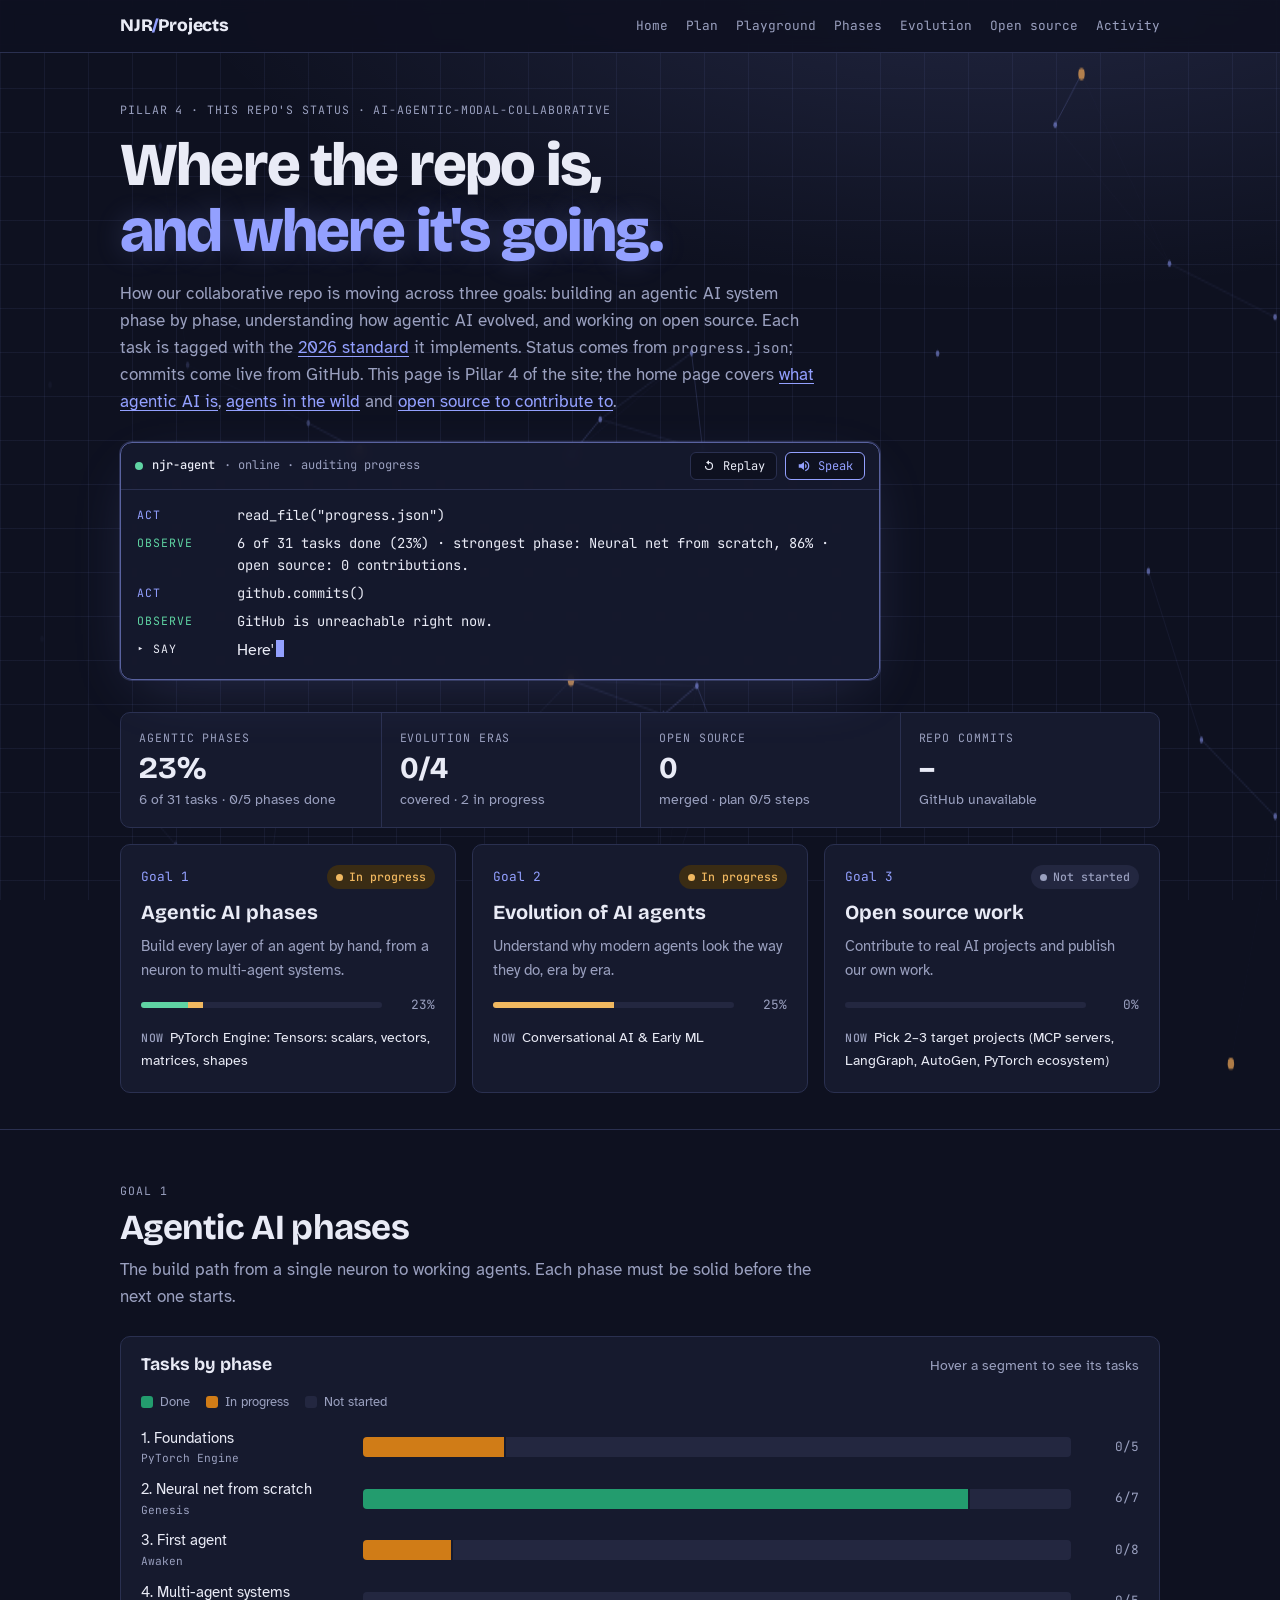
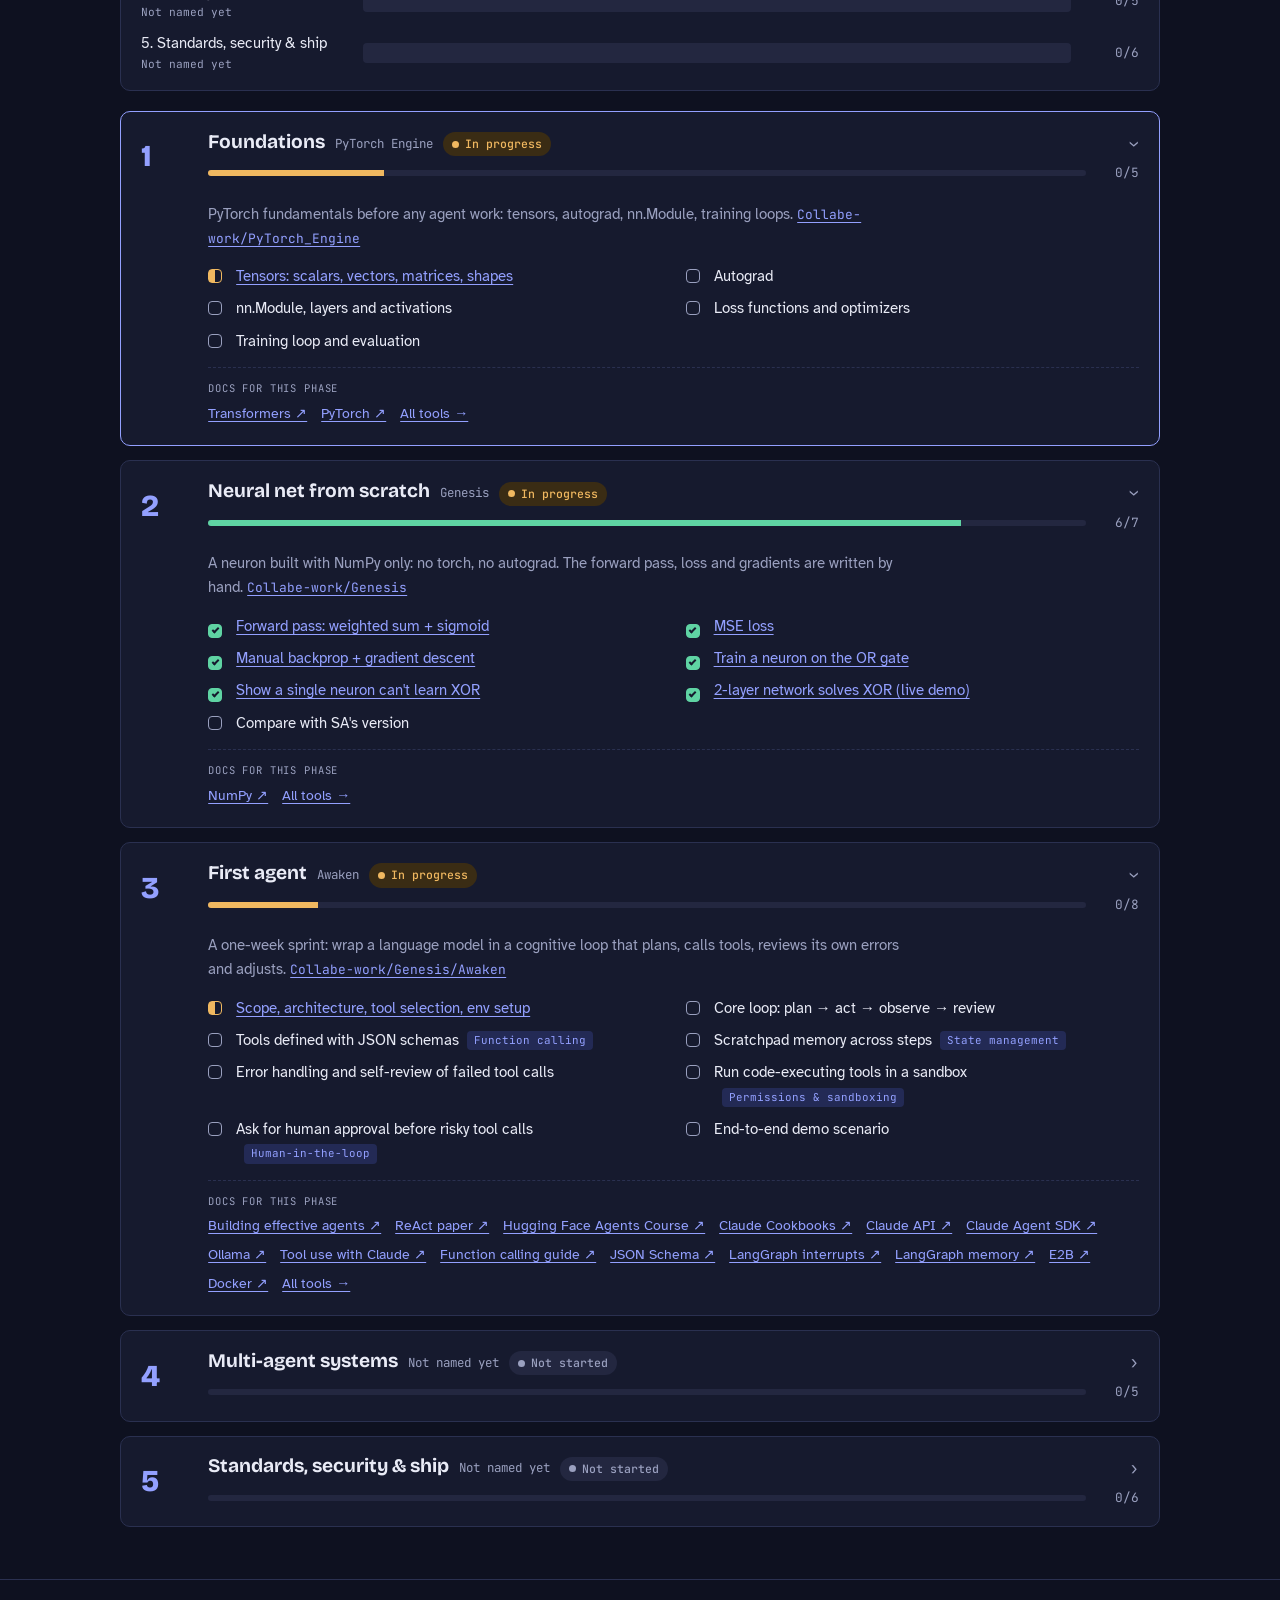
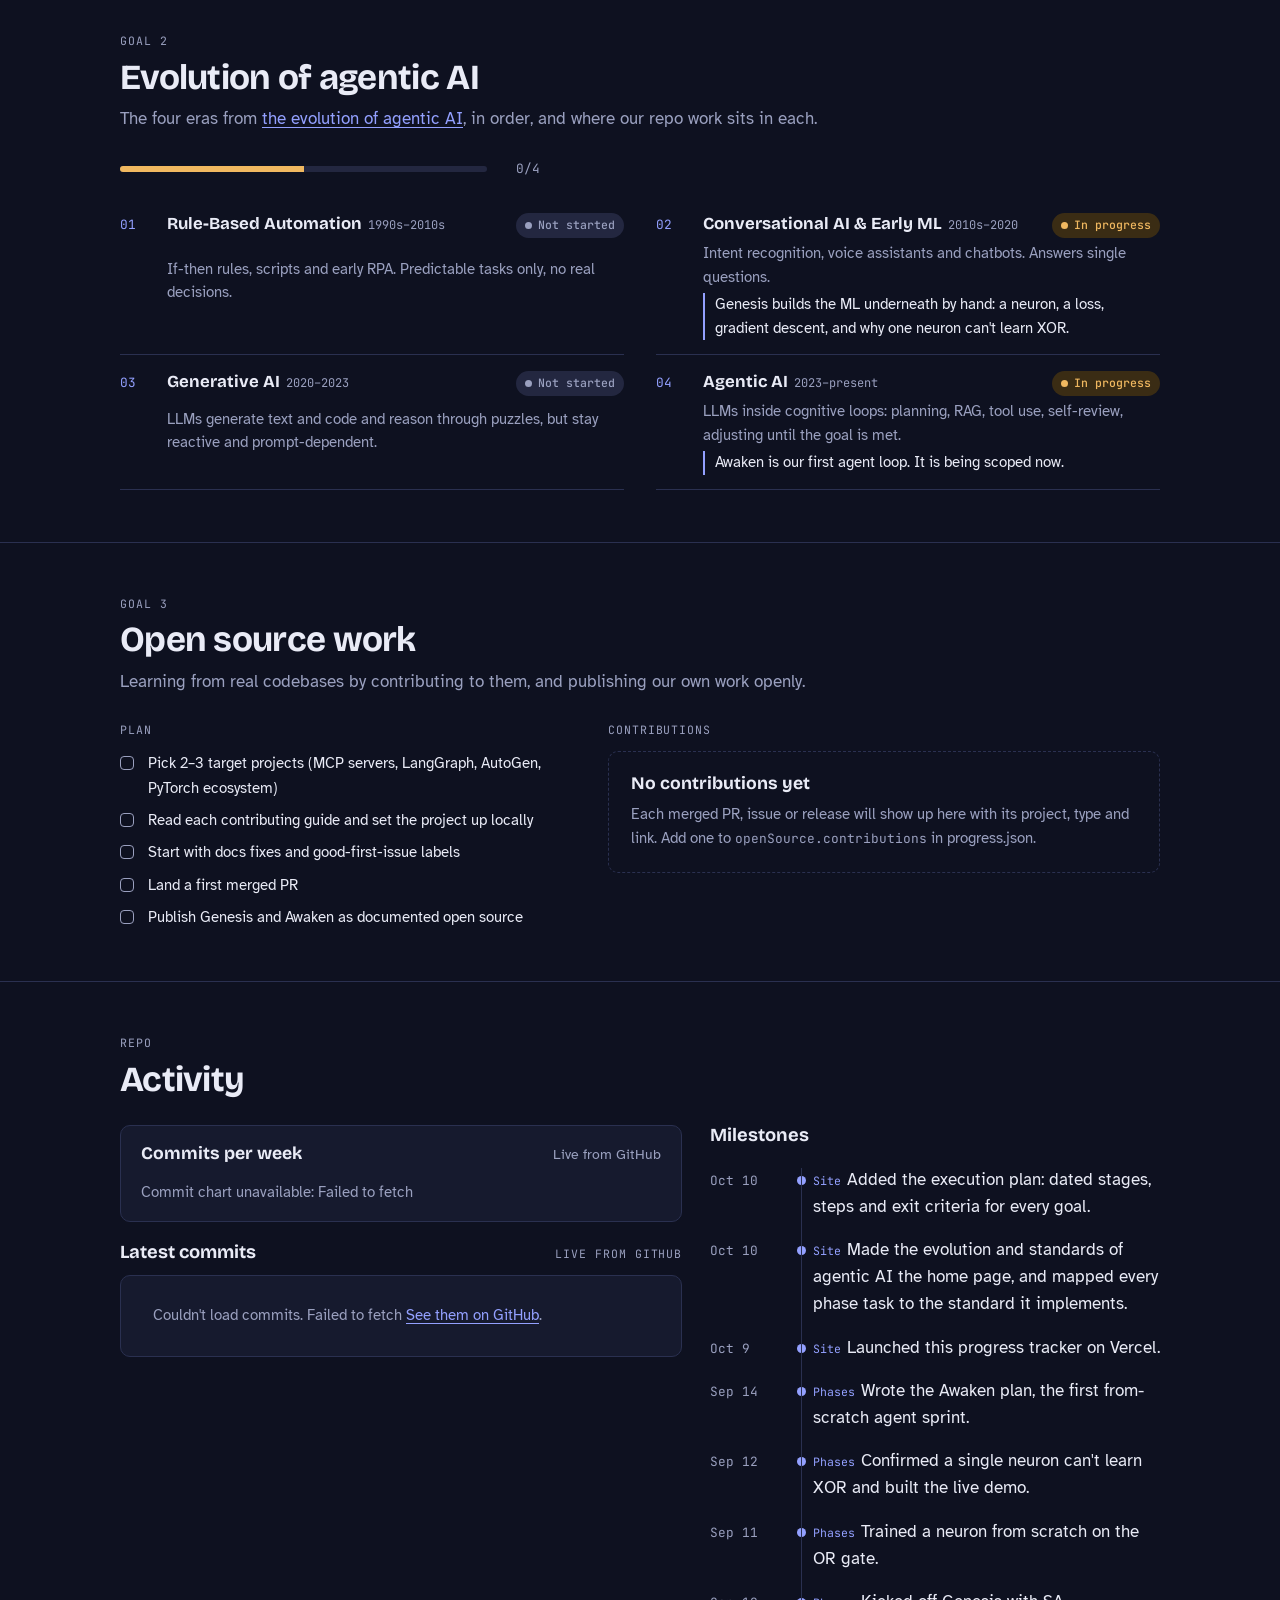
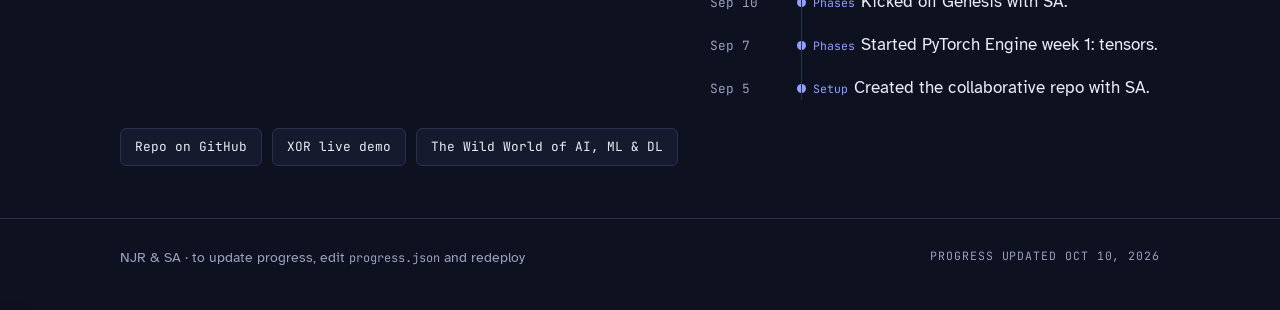
<file: workspace/NJRProjects/progress.html>
<!DOCTYPE html>
<html lang="en" data-theme="dark">
<head>
<meta charset="UTF-8">
<meta name="viewport" content="width=device-width, initial-scale=1, viewport-fit=cover">
<title>Repo Progress · NJR Projects</title>
<meta name="description" content="Progress tracker for AI-Agentic-Modal-Collaborative: agentic AI build phases, the evolution of AI agents, and open-source work.">
<meta name="color-scheme" content="light dark">
<meta property="og:title" content="NJR Projects">
<meta property="og:description" content="Progress tracker for AI-Agentic-Modal-Collaborative: agentic AI build phases, the evolution of AI agents, and open-source work.">
<meta property="og:type" content="website">
<link rel="icon" href="data:image/svg+xml,%3Csvg xmlns='http://www.w3.org/2000/svg' viewBox='0 0 32 32'%3E%3Crect width='32' height='32' rx='7' fill='%233442C9'/%3E%3Ccircle cx='16' cy='16' r='5' fill='%23fff'/%3E%3Cpath d='M4 9l7 5M4 23l7-5M28 16h-7' stroke='%23fff' stroke-width='2.2' stroke-linecap='round'/%3E%3C/svg%3E">
<link rel="preconnect" href="https://fonts.googleapis.com">
<link rel="preconnect" href="https://fonts.gstatic.com" crossorigin>
<link rel="stylesheet" href="https://fonts.googleapis.com/css2?family=Bricolage+Grotesque:opsz,wght@12..96,500;12..96,700;12..96,800&family=Atkinson+Hyperlegible:ital,wght@0,400;0,700;1,400&family=JetBrains+Mono:wght@400;500&display=swap">
<style>
  /* Layout: one 1080px column. Summary first (stats + three goal cards),
     then one section per goal, then live repo activity. All content comes from progress.json. */
  :root {
    --bg: #F2F4F9;
    --surface: #FFFFFF;
    --line: #D7DCEA;
    --fg: #161A2E;
    --muted: #5A6180;
    --accent: #3442C9;
    --accent-soft: #E3E6FB;
    --signal: #B8621A;
    --done: #1F7A57;
    --done-soft: #DDF1E8;
    --progress: #9A5B08;
    --progress-soft: #F8EBD6;
    --idle: #6B7290;
    --idle-soft: #E6E8F0;

    --display: "Bricolage Grotesque", "Avenir Next", "Segoe UI", system-ui, sans-serif;
    --body: "Atkinson Hyperlegible", "Helvetica Neue", Arial, sans-serif;
    --mono: "JetBrains Mono", ui-monospace, "SF Mono", Menlo, monospace;
  }
  @media (prefers-color-scheme: dark) {
    :root:not([data-theme="light"]) {
      --bg: #0E1120; --surface: #161A2E; --line: #2A3050; --fg: #E9EBF6; --muted: #9AA0BF;
      --accent: #93A0FF; --accent-soft: #232A55; --signal: #F0A857;
      --done: #5FD3A3; --done-soft: #15362B; --progress: #F0B860; --progress-soft: #3A2C14;
      --idle: #9AA0BF; --idle-soft: #232740;
      color-scheme: dark;
    }
  }
  :root[data-theme="dark"] {
    --bg: #0E1120; --surface: #161A2E; --line: #2A3050; --fg: #E9EBF6; --muted: #9AA0BF;
    --accent: #93A0FF; --accent-soft: #232A55; --signal: #F0A857;
    --done: #5FD3A3; --done-soft: #15362B; --progress: #F0B860; --progress-soft: #3A2C14;
    --idle: #9AA0BF; --idle-soft: #232740;
    color-scheme: dark;
  }

  *, *::before, *::after { box-sizing: border-box; }
  html { scroll-behavior: smooth; }
  @media (prefers-reduced-motion: reduce) { html { scroll-behavior: auto; } * { transition: none !important; } }

  body {
    margin: 0;
    background: var(--bg);
    color: var(--fg);
    font-family: var(--body);
    font-size: 17px;
    line-height: 1.6;
    -webkit-font-smoothing: antialiased;
  }

  .wrap { max-width: 1080px; margin: 0 auto; padding-inline: 20px; }

  a { color: var(--accent); text-underline-offset: 3px; }
  a:focus-visible, button:focus-visible, summary:focus-visible { outline: 2px solid var(--accent); outline-offset: 3px; border-radius: 4px; }

  h1, h2, h3 { font-family: var(--display); line-height: 1.1; margin: 0; text-wrap: balance; }
  p { margin: 0; }
  code { font-family: var(--mono); font-size: 0.85em; }

  .label {
    font-family: var(--mono);
    font-size: 0.72rem;
    letter-spacing: 0.08em;
    text-transform: uppercase;
    color: var(--muted);
  }

  /* ---------- top bar ---------- */
  .topbar {
    position: sticky;
    top: env(safe-area-inset-top, 0px);
    z-index: 5;
    background: color-mix(in srgb, var(--bg) 88%, transparent);
    backdrop-filter: blur(8px);
    border-bottom: 1px solid var(--line);
  }
  .topbar .wrap { display: flex; align-items: center; justify-content: space-between; gap: 16px; padding-block: 12px; flex-wrap: wrap; }
  .brand { font-family: var(--display); font-weight: 800; font-size: 1.1rem; color: var(--fg); text-decoration: none; letter-spacing: -0.01em; }
  .brand span { color: var(--accent); }
  .topbar nav { display: flex; gap: 18px; flex-wrap: wrap; }
  .topbar nav a { font-family: var(--mono); font-size: 0.8rem; color: var(--muted); text-decoration: none; }
  .topbar nav a:hover { color: var(--accent); }

  /* ---------- hero ---------- */
  .hero { padding-block: 48px 36px; }
  .hero h1 { font-size: clamp(2.1rem, 5.6vw, 3.8rem); font-weight: 800; letter-spacing: -0.03em; max-width: 18ch; margin-top: 12px; }
  .hero h1 em { font-style: normal; color: var(--accent); }
  .hero .lede { margin-top: 16px; max-width: 64ch; color: var(--muted); font-size: 1.05rem; }

  .stats { margin-top: 32px; display: grid; grid-template-columns: repeat(4, minmax(0, 1fr)); border: 1px solid var(--line); border-radius: 10px; background: var(--surface); }
  .stat { padding: 16px 18px; border-left: 1px solid var(--line); min-width: 0; display: flex; flex-direction: column; gap: 4px; }
  .stat:first-child { border-left: none; }
  .stat .v { font-family: var(--display); font-weight: 700; font-size: 1.9rem; line-height: 1.1; font-variant-numeric: tabular-nums; }
  .stat .s { font-size: 0.85rem; color: var(--muted); }
  @media (max-width: 760px) {
    .stats { grid-template-columns: repeat(2, minmax(0, 1fr)); }
    .stat:nth-child(3) { border-left: none; }
    .stat:nth-child(n+3) { border-top: 1px solid var(--line); }
  }

  /* ---------- shared bits ---------- */
  .pill {
    display: inline-flex; align-items: center; gap: 6px;
    font-family: var(--mono); font-size: 0.72rem; font-weight: 500;
    padding: 3px 9px; border-radius: 999px; white-space: nowrap;
  }
  .pill::before { content: ""; width: 7px; height: 7px; border-radius: 50%; background: currentColor; }
  .pill.done { color: var(--done); background: var(--done-soft); }
  .pill.progress { color: var(--progress); background: var(--progress-soft); }
  .pill.todo { color: var(--idle); background: var(--idle-soft); }

  .meter { height: 6px; border-radius: 999px; background: var(--idle-soft); overflow: hidden; display: flex; }
  .meter .d { background: var(--done); }
  .meter .p { background: var(--progress); }
  .meter-row { display: flex; align-items: center; gap: 12px; }
  .meter-row .meter { flex: 1; }
  .meter-row .pct { font-family: var(--mono); font-size: 0.8rem; color: var(--muted); font-variant-numeric: tabular-nums; min-width: 3.2em; text-align: right; }

  section.block { padding-block: 52px; border-top: 1px solid var(--line); }
  .head { display: flex; flex-direction: column; gap: 8px; margin-bottom: 26px; max-width: 64ch; }
  .head h2 { font-size: clamp(1.6rem, 3.6vw, 2.2rem); font-weight: 700; letter-spacing: -0.02em; }
  .head p { color: var(--muted); }

  /* ---------- goal cards ---------- */
  .goals { display: grid; grid-template-columns: repeat(3, minmax(0, 1fr)); gap: 16px; margin-top: 16px; }
  @media (max-width: 860px) { .goals { grid-template-columns: 1fr; } }
  .goal { display: flex; flex-direction: column; gap: 12px; padding: 20px; background: var(--surface); border: 1px solid var(--line); border-radius: 10px; color: inherit; text-decoration: none; min-width: 0; transition: border-color .15s; }
  .goal:hover { border-color: var(--accent); }
  .goal .top { display: flex; justify-content: space-between; align-items: center; gap: 10px; }
  .goal .num { font-family: var(--mono); font-size: 0.8rem; color: var(--accent); }
  .goal h3 { font-size: 1.25rem; }
  .goal p { color: var(--muted); font-size: 0.93rem; }
  .goal .now { font-size: 0.88rem; color: var(--fg); }
  .goal .now b { font-family: var(--mono); font-weight: 500; font-size: 0.72rem; color: var(--muted); text-transform: uppercase; letter-spacing: 0.06em; margin-right: 6px; }

  /* ---------- phases ---------- */
  .phases { display: flex; flex-direction: column; gap: 14px; }
  .phase { background: var(--surface); border: 1px solid var(--line); border-radius: 10px; }
  .phase.current { border-color: var(--accent); }
  .phase summary { list-style: none; cursor: pointer; padding: 18px 20px; display: grid; grid-template-columns: 3.2rem minmax(0, 1fr) auto; gap: 6px 16px; align-items: center; }
  .phase summary::-webkit-details-marker { display: none; }
  .phase .pn { grid-row: span 2; font-family: var(--display); font-weight: 800; font-size: 1.9rem; color: var(--accent); line-height: 1; }
  .phase .pt { display: flex; flex-wrap: wrap; align-items: baseline; gap: 4px 10px; min-width: 0; }
  .phase .pt h3 { font-size: 1.2rem; }
  .phase .pt .proj { font-family: var(--mono); font-size: 0.78rem; color: var(--muted); }
  .phase .pm { grid-column: 2 / 4; }
  .phase .chev { font-family: var(--mono); color: var(--muted); transition: transform .15s; }
  .phase[open] .chev { transform: rotate(90deg); }
  .phase .body { padding: 0 20px 20px calc(20px + 3.2rem + 16px); display: flex; flex-direction: column; gap: 14px; }
  @media (max-width: 560px) {
    .phase summary { grid-template-columns: 2.2rem minmax(0, 1fr) auto; }
    .phase .pn { font-size: 1.5rem; }
    .phase .body { padding-left: 20px; }
  }
  .phase .body > p { color: var(--muted); font-size: 0.95rem; max-width: 70ch; }

  .tasks { list-style: none; margin: 0; padding: 0; display: grid; grid-template-columns: repeat(2, minmax(0, 1fr)); gap: 8px 24px; }
  @media (max-width: 760px) { .tasks { grid-template-columns: 1fr; } }
  .tasks li { display: grid; grid-template-columns: 18px minmax(0, 1fr); gap: 10px; align-items: baseline; font-size: 0.95rem; }
  .mark { width: 14px; height: 14px; border-radius: 4px; border: 1.5px solid var(--idle); display: inline-grid; place-items: center; transform: translateY(2px); }
  .mark.done { background: var(--done); border-color: var(--done); }
  .mark.done::after { content: ""; width: 7px; height: 4px; border-left: 2px solid var(--surface); border-bottom: 2px solid var(--surface); transform: rotate(-45deg) translate(1px, -1px); }
  .mark.progress { border-color: var(--progress); background: linear-gradient(90deg, var(--progress) 50%, transparent 50%); }
  .tasks li.done span.t { color: var(--muted); }
  .tasks a { word-break: break-word; }
  .phase-docs { display: flex; flex-wrap: wrap; gap: 6px 14px; font-size: 0.88rem; padding-top: 12px; border-top: 1px dashed var(--line); }
  .phase-docs .label { width: 100%; font-size: 0.66rem; }
  .std { display: inline-block; font-family: var(--mono); font-size: 0.68rem; color: var(--accent); background: var(--accent-soft); padding: 1px 7px; border-radius: 4px; margin-left: 8px; text-decoration: none; white-space: nowrap; vertical-align: 1px; }
  .std:hover { text-decoration: underline; }

  /* ---------- evolution ---------- */
  .eras { list-style: none; margin: 0; padding: 0; display: grid; grid-template-columns: repeat(2, minmax(0, 1fr)); gap: 0 32px; }
  @media (max-width: 760px) { .eras { grid-template-columns: 1fr; } }
  .eras li { display: grid; grid-template-columns: 2.2rem minmax(0, 1fr) auto; gap: 4px 12px; padding-block: 14px; border-bottom: 1px solid var(--line); align-items: baseline; }
  .eras .n { grid-row: span 3; font-family: var(--mono); font-size: 0.8rem; color: var(--accent); }
  .eras strong { font-family: var(--display); font-size: 1.05rem; }
  .eras .when { font-family: var(--mono); font-size: 0.75rem; color: var(--muted); margin-left: 6px; font-weight: 400; white-space: nowrap; }
  .eras .topics { grid-column: 2 / 4; color: var(--muted); font-size: 0.92rem; }
  .eras .note { grid-column: 2 / 4; font-size: 0.92rem; border-left: 2px solid var(--accent); padding-left: 10px; }

  /* ---------- open source ---------- */
  .os { display: grid; grid-template-columns: minmax(0, 1fr) minmax(0, 1.2fr); gap: 28px; align-items: start; }
  @media (max-width: 820px) { .os { grid-template-columns: 1fr; } }
  .os .tasks { grid-template-columns: 1fr; }
  .empty { padding: 22px; border: 1px dashed var(--line); border-radius: 10px; display: flex; flex-direction: column; gap: 8px; }
  .empty p { color: var(--muted); font-size: 0.95rem; }
  .tbl-wrap { overflow-x: auto; border: 1px solid var(--line); border-radius: 10px; background: var(--surface); }
  table.contrib { width: 100%; border-collapse: collapse; font-size: 0.92rem; }
  table.contrib th { text-align: left; font-family: var(--mono); font-size: 0.7rem; font-weight: 500; text-transform: uppercase; letter-spacing: 0.06em; color: var(--muted); padding: 10px 14px; border-bottom: 1px solid var(--line); white-space: nowrap; }
  table.contrib td { padding: 10px 14px; border-bottom: 1px solid var(--line); vertical-align: top; }
  table.contrib tr:last-child td { border-bottom: none; }
  table.contrib td.date { font-family: var(--mono); font-size: 0.8rem; color: var(--muted); white-space: nowrap; }

  /* ---------- activity ---------- */
  .activity { display: grid; grid-template-columns: minmax(0, 1.25fr) minmax(0, 1fr); gap: 28px; align-items: start; }
  @media (max-width: 820px) { .activity { grid-template-columns: 1fr; } }
  .col-head { display: flex; justify-content: space-between; align-items: baseline; gap: 10px; margin-bottom: 12px; flex-wrap: wrap; }
  .col-head h3 { font-size: 1.15rem; }
  .commits { list-style: none; margin: 0; padding: 0; border: 1px solid var(--line); border-radius: 10px; background: var(--surface); }
  .commits li { padding: 12px 16px; border-bottom: 1px solid var(--line); display: grid; grid-template-columns: minmax(0, 1fr) auto; gap: 2px 12px; }
  .commits li:last-child { border-bottom: none; }
  .commits .msg { color: var(--fg); text-decoration: none; font-weight: 700; overflow-wrap: anywhere; }
  .commits .msg:hover { color: var(--accent); }
  .commits .sha { font-family: var(--mono); font-size: 0.75rem; color: var(--accent); }
  .commits .by { grid-column: 1 / 3; font-size: 0.85rem; color: var(--muted); }
  .commits .state { padding: 16px; color: var(--muted); font-size: 0.92rem; display: block; }

  .log { list-style: none; margin: 0; padding: 0; position: relative; }
  .log::before { content: ""; position: absolute; left: 5.7rem; top: 10px; bottom: 10px; width: 1px; background: var(--line); }
  .log li { display: grid; grid-template-columns: 5rem 1.4rem minmax(0, 1fr); align-items: baseline; padding-block: 8px; }
  .log time { font-family: var(--mono); font-size: 0.8rem; color: var(--muted); font-variant-numeric: tabular-nums; }
  .log .dot { width: 9px; height: 9px; border-radius: 50%; background: var(--accent); justify-self: center; box-shadow: 0 0 0 4px var(--bg); }
  .log .tag { font-family: var(--mono); font-size: 0.72rem; color: var(--accent); margin-right: 6px; }

  .links-row { display: flex; gap: 10px; flex-wrap: wrap; margin-top: 18px; }
  .btn { display: inline-block; font-family: var(--mono); font-size: 0.8rem; text-decoration: none; padding: 8px 14px; border-radius: 6px; border: 1px solid var(--line); color: var(--fg); background: var(--surface); }
  .btn:hover { border-color: var(--accent); color: var(--accent); }

  .notice { padding: 14px 16px; border: 1px solid var(--signal); border-radius: 8px; color: var(--fg); font-size: 0.92rem; margin-top: 20px; }

  footer { border-top: 1px solid var(--line); padding-block: 28px 40px; color: var(--muted); font-size: 0.88rem; }
  footer .wrap { display: flex; justify-content: space-between; gap: 12px; flex-wrap: wrap; }
</style>
<link rel="stylesheet" href="viz.css">
<link rel="stylesheet" href="fx.css">
<script src="viz.js"></script>
<script src="fx.js"></script>
</head>
<body>

<header class="topbar">
  <div class="wrap">
    <a class="brand" href="index.html">NJR<span>/</span>Projects</a>
    <nav aria-label="Sections">
      <a href="index.html">Home</a>
      <a href="plan.html">Plan</a>
      <a href="playground.html">Playground</a>
      <a href="#phases">Phases</a>
      <a href="#evolution">Evolution</a>
      <a href="#open-source">Open source</a>
      <a href="#activity">Activity</a>
    </nav>
  </div>
</header>

<main id="top">
  <section class="hero">
    <div class="wrap">
      <p class="label">Pillar 4 · This repo's status · AI-Agentic-Modal-Collaborative</p>
      <h1>Where the repo is, <em>and where it's going.</em></h1>
      <p class="lede">How our collaborative repo is moving across three goals: building an agentic AI system phase by phase, understanding how agentic AI evolved, and working on open source. Each task is tagged with the <a href="index.html#standards">2026 standard</a> it implements. Status comes from <code>progress.json</code>; commits come live from GitHub. This page is Pillar 4 of the site; the home page covers <a href="index.html#pillar-1">what agentic AI is</a>, <a href="index.html#pillar-2">agents in the wild</a> and <a href="index.html#pillar-3">open source to contribute to</a>.</p>

      <div id="voice"></div>

      <div class="stats" aria-live="polite">
        <div class="stat"><span class="label">Agentic phases</span><span class="v" id="st-phases">–</span><span class="s" id="st-phases-s">loading</span></div>
        <div class="stat"><span class="label">Evolution eras</span><span class="v" id="st-eras">–</span><span class="s" id="st-eras-s">loading</span></div>
        <div class="stat"><span class="label">Open source</span><span class="v" id="st-os">–</span><span class="s" id="st-os-s">loading</span></div>
        <div class="stat"><span class="label">Repo commits</span><span class="v" id="st-commits">–</span><span class="s" id="st-commits-s">from GitHub</span></div>
      </div>

      <div class="goals" id="goals"></div>
      <div id="load-error" hidden class="notice"></div>
    </div>
  </section>

  <section class="block" id="phases">
    <div class="wrap">
      <div class="head">
        <p class="label">Goal 1</p>
        <h2>Agentic AI phases</h2>
        <p>The build path from a single neuron to working agents. Each phase must be solid before the next one starts.</p>
      </div>
      <figure class="viz" style="margin:0 0 20px">
        <div class="viz-h"><h3>Tasks by phase</h3><span class="sub">Hover a segment to see its tasks</span></div>
        <div id="viz-phases" style="display:flex;flex-direction:column;gap:14px"></div>
      </figure>
      <div class="phases" id="phase-list"></div>
    </div>
  </section>

  <section class="block" id="evolution">
    <div class="wrap">
      <div class="head">
        <p class="label">Goal 2</p>
        <h2>Evolution of agentic AI</h2>
        <p>The four eras from <a href="index.html#evolution">the evolution of agentic AI</a>, in order, and where our repo work sits in each.</p>
      </div>
      <div class="meter-row" style="margin-bottom:18px;max-width:420px"><div class="meter" id="era-meter"></div><span class="pct" id="era-pct"></span></div>
      <ol class="eras" id="era-list"></ol>
    </div>
  </section>

  <section class="block" id="open-source">
    <div class="wrap">
      <div class="head">
        <p class="label">Goal 3</p>
        <h2>Open source work</h2>
        <p>Learning from real codebases by contributing to them, and publishing our own work openly.</p>
      </div>
      <div class="os">
        <div>
          <p class="label" style="margin-bottom:12px">Plan</p>
          <ul class="tasks" id="os-steps"></ul>
        </div>
        <div>
          <p class="label" style="margin-bottom:12px">Contributions</p>
          <div id="os-contrib"></div>
        </div>
      </div>
    </div>
  </section>

  <section class="block" id="activity">
    <div class="wrap">
      <div class="head">
        <p class="label">Repo</p>
        <h2>Activity</h2>
      </div>
      <div class="activity">
        <div>
          <figure class="viz" style="margin:0 0 20px">
            <div class="viz-h"><h3>Commits per week</h3><span class="sub">Live from GitHub</span></div>
            <div id="viz-commits"><p class="viz-empty">Loading commits…</p></div>
          </figure>
          <div class="col-head"><h3>Latest commits</h3><span class="label" id="commit-src">live from GitHub</span></div>
          <ul class="commits" id="commit-list"><li><span class="state">Loading commits from GitHub…</span></li></ul>
        </div>
        <div>
          <div class="col-head"><h3>Milestones</h3></div>
          <ol class="log" id="log-list"></ol>
        </div>
      </div>
      <div class="links-row">
        <a class="btn" id="repo-link" href="https://github.com/NJROzzy/AI-Agentic-Modal-Collaborative-" target="_blank" rel="noopener">Repo on GitHub</a>
        <a class="btn" href="xor-live-demo.html">XOR live demo</a>
        <a class="btn" href="main.html">The Wild World of AI, ML &amp; DL</a>
      </div>
    </div>
  </section>
</main>

<footer>
  <div class="wrap">
    <span>NJR &amp; SA · to update progress, edit <code>progress.json</code> and redeploy</span>
    <span class="label" id="updated"></span>
  </div>
</footer>

<script>
(function () {
  const $ = (id) => document.getElementById(id);
  const esc = (s) => String(s ?? "").replace(/[&<>"']/g, (c) => ({ "&": "&amp;", "<": "&lt;", ">": "&gt;", '"': "&quot;", "'": "&#39;" }[c]));
  let STD = {};
  let DOCS = {};
  const STATUS_LABEL = { done: "Done", progress: "In progress", todo: "Not started" };
  const fmtDate = (iso, opts) => new Date(iso + (iso.length === 10 ? "T12:00:00" : "")).toLocaleDateString("en-US", opts || { month: "short", day: "numeric" });

  let REPO = "NJROzzy/AI-Agentic-Modal-Collaborative-";
  const ghUrl = (path) => /^https?:/.test(path) ? path
    : (!path.includes("/") && path.endsWith(".html")) ? path
    : `https://github.com/${REPO}/${/\.[a-z]+$/i.test(path) ? "blob" : "tree"}/main/${path}`;

  // done = 1, in progress = 0.5, not started = 0
  function score(items) {
    const n = items.length || 1;
    const d = items.filter((t) => t.status === "done").length;
    const p = items.filter((t) => t.status === "progress").length;
    return { d, p, n: items.length, pct: Math.round(((d + p * 0.5) / n) * 100), dPct: (d / n) * 100, pPct: (p / n) * 100 };
  }
  const meter = (s) => `<span class="d" style="width:${s.dPct}%"></span><span class="p" style="width:${s.pPct}%"></span>`;
  const statusOf = (items) => items.every((t) => t.status === "done") ? "done" : items.some((t) => t.status !== "todo") ? "progress" : "todo";
  const pill = (st, text) => `<span class="pill ${st}">${esc(text || STATUS_LABEL[st])}</span>`;

  function taskItem(t) {
    const title = t.link ? `<a href="${esc(ghUrl(t.link))}"${t.link.endsWith(".html") && !t.link.includes("/") ? "" : ' target="_blank" rel="noopener"'}>${esc(t.title)}</a>` : esc(t.title);
    return `<li class="${t.status}"><span class="mark ${t.status}" role="img" aria-label="${STATUS_LABEL[t.status]}"></span><span class="t">${title}${(t.std || []).map((k) => `<a class="std" href="index.html#std-${esc(k)}">${esc(STD[k] || k)}</a>`).join("")}</span></li>`;
  }

  function render(data) {
    if (data.repo) REPO = data.repo;
    STD = data.standards || {};
    $("repo-link").href = `https://github.com/${REPO}`;
    $("updated").textContent = data.updated ? `Progress updated ${fmtDate(data.updated, { month: "short", day: "numeric", year: "numeric" })}` : "";

    // ---- phases
    const phases = data.phases || [];
    const allTasks = phases.flatMap((p) => p.tasks);
    const ps = score(allTasks);
    const currentIdx = phases.findIndex((p) => statusOf(p.tasks) !== "done");
    $("phase-list").innerHTML = phases.map((p, i) => {
      const s = score(p.tasks), st = statusOf(p.tasks);
      const open = i === currentIdx || st === "progress";
      return `<details class="phase${i === currentIdx ? " current" : ""}"${open ? " open" : ""}>
        <summary>
          <span class="pn">${i + 1}</span>
          <span class="pt"><h3>${esc(p.name)}</h3><span class="proj">${esc(p.project)}</span>${pill(st)}</span>
          <span class="chev" aria-hidden="true">›</span>
          <span class="pm meter-row"><span class="meter">${meter(s)}</span><span class="pct">${s.d}/${s.n}</span></span>
        </summary>
        <div class="body">
          <p>${esc(p.summary)}${p.path ? ` <a href="${esc(ghUrl(p.path))}" target="_blank" rel="noopener"><code>${esc(p.path)}</code></a>` : ""}</p>
          <ul class="tasks">${p.tasks.map(taskItem).join("")}</ul>
          ${(DOCS[p.id] || []).length ? `<div class="phase-docs"><span class="label">Docs for this phase</span>${DOCS[p.id].map((t) => `<a href="${esc(t.docs)}" target="_blank" rel="noopener">${esc(t.name)} ↗</a>`).join("")}<a href="index.html#tools">All tools →</a></div>` : ""}
        </div>
      </details>`;
    }).join("");

    const donePhases = phases.filter((p) => statusOf(p.tasks) === "done").length;
    $("st-phases").textContent = `${ps.pct}%`;
    $("st-phases-s").textContent = `${ps.d} of ${ps.n} tasks · ${donePhases}/${phases.length} phases done`;

    if (window.Viz) { Viz.bindTips(); Viz.phaseBars($("viz-phases"), phases); }

    // ---- evolution
    const eras = data.evolution || [];
    const es = score(eras);
    $("era-meter").innerHTML = meter(es);
    $("era-pct").textContent = `${es.d}/${es.n}`;
    $("era-list").innerHTML = eras.map((e, i) => `<li>
        <span class="n">${String(i + 1).padStart(2, "0")}</span>
        <strong>${esc(e.era)}<span class="when">${esc(e.when)}</span></strong>
        ${pill(e.status)}
        <span class="topics">${esc(e.summary)}</span>
        ${e.note ? `<span class="note">${esc(e.note)}</span>` : ""}
      </li>`).join("");
    $("st-eras").textContent = `${es.d}/${es.n}`;
    $("st-eras-s").textContent = es.p ? `covered · ${es.p} in progress` : "covered";

    // ---- open source
    const os = data.openSource || { steps: [], contributions: [] };
    $("os-steps").innerHTML = os.steps.map(taskItem).join("");
    const contrib = os.contributions || [];
    $("os-contrib").innerHTML = contrib.length
      ? `<div class="tbl-wrap"><table class="contrib"><thead><tr><th>Date</th><th>Project</th><th>Contribution</th><th>Status</th></tr></thead><tbody>${
          contrib.map((c) => `<tr><td class="date">${esc(c.date ? fmtDate(c.date) : "")}</td><td>${esc(c.project)}</td><td>${c.link ? `<a href="${esc(c.link)}" target="_blank" rel="noopener">${esc(c.title)}</a>` : esc(c.title)}${c.type ? ` <span class="label">${esc(c.type)}</span>` : ""}</td><td>${esc(c.status)}</td></tr>`).join("")
        }</tbody></table></div>`
      : `<div class="empty"><h3 style="font-size:1.1rem">No contributions yet</h3><p>Each merged PR, issue or release will show up here with its project, type and link. Add one to <code>openSource.contributions</code> in progress.json.</p></div>`;
    const merged = contrib.filter((c) => /merged|done/i.test(c.status || "")).length;
    const oss = score(os.steps);
    $("st-os").textContent = String(merged);
    $("st-os-s").textContent = `merged · plan ${oss.d}/${oss.n} steps`;

    // ---- goal cards
    const nextTask = allTasks.find((t) => t.status === "progress") || allTasks.find((t) => t.status === "todo");
    const nextEra = eras.find((e) => e.status === "progress") || eras.find((e) => e.status === "todo");
    const nextOs = os.steps.find((t) => t.status !== "done");
    const goals = [
      { n: "Goal 1", h: "Agentic AI phases", href: "#phases", p: "Build every layer of an agent by hand, from a neuron to multi-agent systems.", s: ps, st: statusOf(allTasks), now: nextTask && (phases[currentIdx] ? `${phases[currentIdx].project}: ` : "") + nextTask.title },
      { n: "Goal 2", h: "Evolution of AI agents", href: "#evolution", p: "Understand why modern agents look the way they do, era by era.", s: es, st: statusOf(eras), now: nextEra && nextEra.era },
      { n: "Goal 3", h: "Open source work", href: "#open-source", p: "Contribute to real AI projects and publish our own work.", s: oss, st: statusOf(os.steps), now: nextOs && nextOs.title },
    ];
    $("goals").innerHTML = goals.map((g) => `<a class="goal" href="${g.href}">
        <span class="top"><span class="num">${g.n}</span>${pill(g.st)}</span>
        <h3>${esc(g.h)}</h3>
        <p>${esc(g.p)}</p>
        <span class="meter-row"><span class="meter">${meter(g.s)}</span><span class="pct">${g.s.pct}%</span></span>
        ${g.now ? `<span class="now"><b>Now</b>${esc(g.now)}</span>` : ""}
      </a>`).join("");

    // ---- milestones
    $("log-list").innerHTML = (data.log || []).map((l) => `<li><time datetime="${esc(l.date)}">${esc(fmtDate(l.date))}</time><span class="dot"></span><div><span class="tag">${esc(l.track)}</span>${esc(l.text)}</div></li>`).join("");
  }

  function relTime(iso) {
    const s = (Date.now() - new Date(iso)) / 1000;
    if (s < 3600) return `${Math.max(1, Math.round(s / 60))} min ago`;
    if (s < 86400) return `${Math.round(s / 3600)} h ago`;
    if (s < 86400 * 30) return `${Math.round(s / 86400)} days ago`;
    return fmtDate(iso, { month: "short", day: "numeric", year: "numeric" });
  }

  async function loadCommits() {
    const list = $("commit-list");
    try {
      // up to 300 commits (3 pages of 100) feed both the list and the weekly chart
      let commits = [];
      for (let page = 1; page <= 3; page++) {
        const res = await fetch(`https://api.github.com/repos/${REPO}/commits?per_page=100&page=${page}`, { headers: { Accept: "application/vnd.github+json" } });
        if (!res.ok) throw new Error(res.status === 403 ? "GitHub's hourly rate limit was reached. Reload in a while." : `GitHub returned ${res.status}.`);
        const batch = await res.json();
        commits = commits.concat(batch);
        if (!/rel="next"/.test(res.headers.get("Link") || "")) break;
      }
      list.innerHTML = commits.slice(0, 8).map((c) => `<li>
          <a class="msg" href="${esc(c.html_url)}" target="_blank" rel="noopener">${esc(c.commit.message.split("\n")[0].trim() || "(no message)")}</a>
          <span class="sha">${esc(c.sha.slice(0, 7))}</span>
          <span class="by">${esc(c.author?.login || c.commit.author.name)} · ${esc(relTime(c.commit.author.date))}</span>
        </li>`).join("");
      $("st-commits").textContent = commits.length >= 300 ? "300+" : String(commits.length);
      if (window.Viz) { Viz.bindTips(); Viz.commitWeeks($("viz-commits"), commits); }
      if (commits[0]) $("st-commits-s").textContent = `last ${relTime(commits[0].commit.author.date)}`;
    } catch (err) {
      list.innerHTML = `<li><span class="state">Couldn't load commits. ${esc(err.message || "")} <a href="https://github.com/${esc(REPO)}/commits/main" target="_blank" rel="noopener">See them on GitHub</a>.</span></li>`;
      $("st-commits-s").textContent = "GitHub unavailable";
      $("viz-commits").innerHTML = `<p class="viz-empty">Commit chart unavailable: ${esc(err.message || "GitHub didn't respond")}</p>`;
    }
  }

  if (window.FX) FX.net(document.querySelector(".hero"));
  const voice = window.FX ? FX.voice($("voice"), { name: "njr-agent", status: " · online · auditing progress" }) : null;

  // ---- the site speaks for itself (fx.js)
  const pct = (items) => { const n = items.length || 1; return Math.round(((items.filter((t) => t.status === "done").length + items.filter((t) => t.status === "progress").length * 0.5) / n) * 100); };

  async function narrate(data) {
    if (!voice) return;
    const phases = data.phases || [];
    const tasks = phases.flatMap((p) => p.tasks);
    const done = tasks.filter((t) => t.status === "done").length;
    const best = phases.slice().sort((a, b) => pct(b.tasks) - pct(a.tasks))[0];
    const next = tasks.find((t) => t.status === "progress") || tasks.find((t) => t.status === "todo");
    let pulse = null;
    try { pulse = await FX.repoPulse(data.repo); } catch (e) { pulse = null; }
    voice.run([
      { kind: "act", text: 'read_file("progress.json")' },
      { kind: "observe", text: `${done} of ${tasks.length} tasks done (${pct(tasks)}%) · strongest phase: ${best.name}, ${pct(best.tasks)}% · open source: ${(data.openSource?.contributions || []).length} contributions.`, speech: `${done} of ${tasks.length} tasks are done. The strongest phase is ${best.name}. Open source hasn't started yet.` },
      { kind: "act", text: "github.commits()" },
      pulse ? { kind: "observe", text: `${pulse.total} commits · last one ${pulse.last?.when}.`, speech: `There are ${pulse.total} commits, the last one ${pulse.last?.when}.` } : { kind: "observe", text: "GitHub is unreachable right now." },
      { kind: "say", text: `Here's the honest state of the repo. ${next ? `Next up: ${next.title}.` : "Everything is done."} Every number below comes from the repo, not from a slide.` },
    ]);
  }

  // tools.json is optional here: it only adds docs links under each phase
  fetch("tools.json", { cache: "no-cache" })
    .then((r) => (r.ok ? r.json() : { categories: [] }))
    .catch(() => ({ categories: [] }))
    .then((tools) => {
      (tools.categories || []).flatMap((c) => c.tools).forEach((t) => { if (t.phase) (DOCS[t.phase] = DOCS[t.phase] || []).push(t); });
      return fetch("progress.json", { cache: "no-cache" });
    })
    .then((r) => { if (!r.ok) throw new Error(`progress.json returned ${r.status}`); return r.json(); })
    .then((data) => { render(data); narrate(data); })
    .catch((err) => {
      const box = $("load-error");
      box.hidden = false;
      box.textContent = location.protocol === "file:"
        ? "Progress data can't load from a file:// page. Preview the site with `vercel dev` or `npx serve` from the NJRProjects folder."
        : `Progress data didn't load (${err.message}). Check that progress.json is valid JSON.`;
    })
    .finally(loadCommits);
})();
</script>
</body>
</html>
</file>
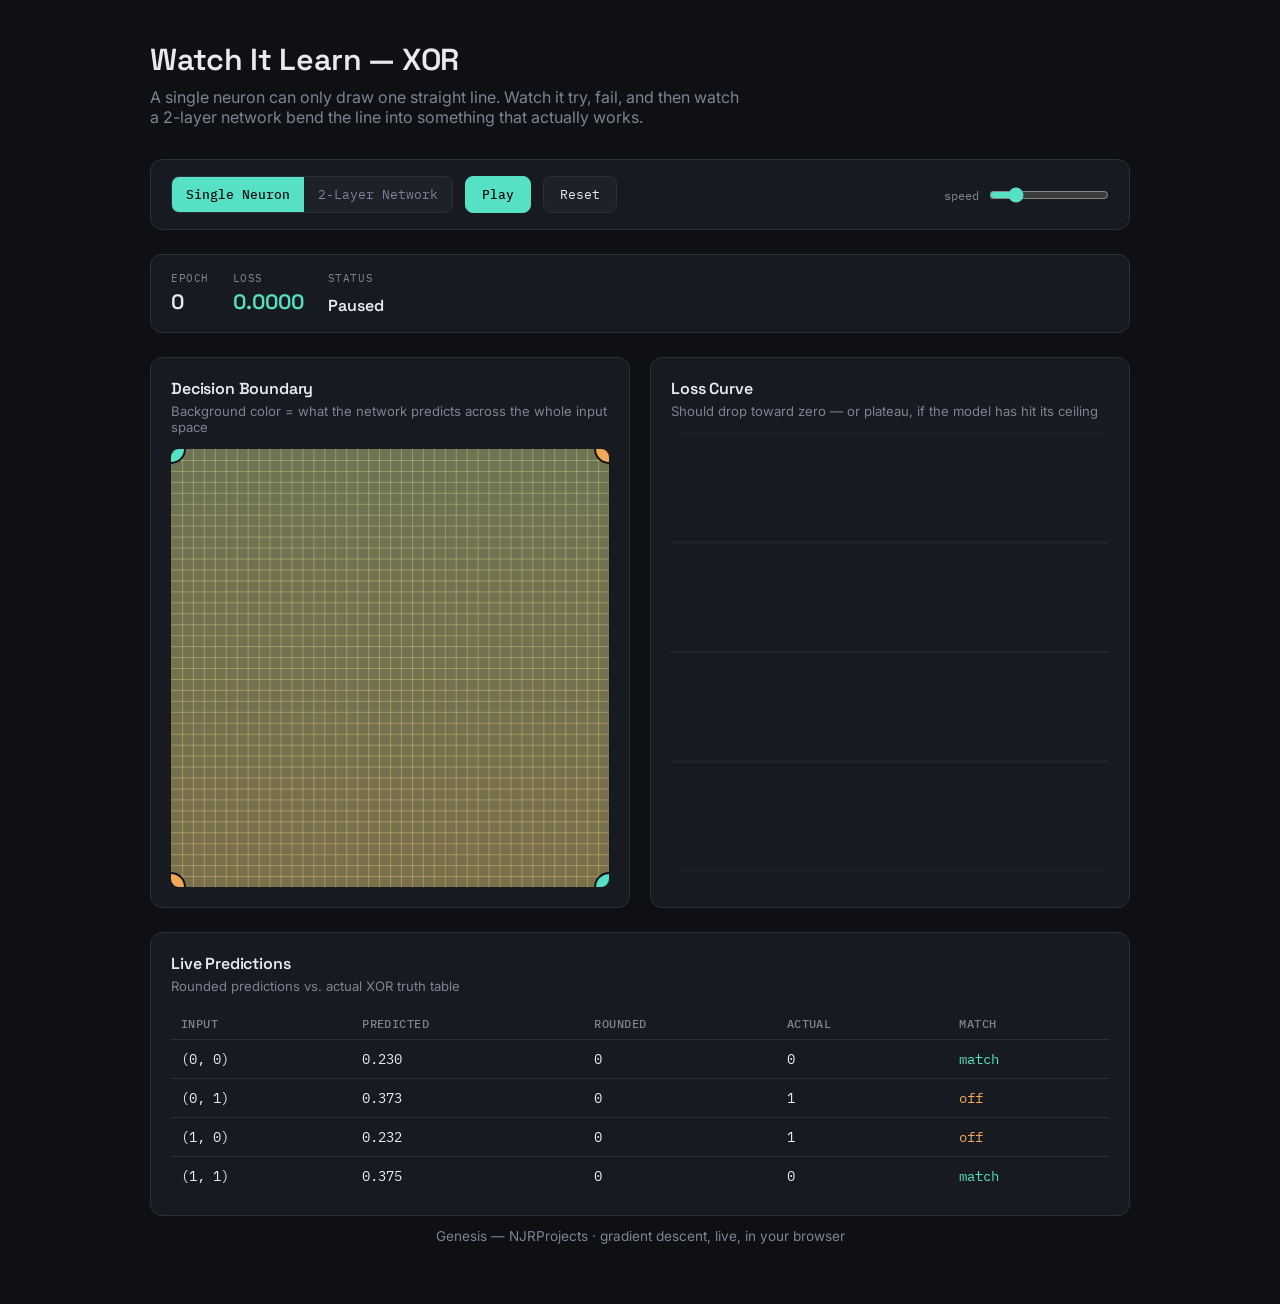
<file: workspace/NJRProjects/xor-live-demo.html>
<!DOCTYPE html>
<html lang="en">
<head>
<meta charset="UTF-8">
<meta name="viewport" content="width=device-width, initial-scale=1.0">
<title>Watch It Learn — XOR</title>
<style>
  @import url('https://fonts.googleapis.com/css2?family=Space+Grotesk:wght@500;600;700&family=Inter:wght@400;500;600&family=IBM+Plex+Mono:wght@400;500&display=swap');

  :root {
    --ink: #0E1013;
    --panel: #171B21;
    --panel-2: #1D222A;
    --line: #2A303A;
    --teal: #57E1C4;
    --amber: #F0A857;
    --text: #E8EAF0;
    --muted: #7C8494;
  }

  * { margin: 0; padding: 0; box-sizing: border-box; }

  body {
    background: var(--ink);
    color: var(--text);
    font-family: 'Inter', sans-serif;
    -webkit-font-smoothing: antialiased;
    padding: 40px 24px 60px;
  }

  h1, h2 {
    font-family: 'Space Grotesk', sans-serif;
    font-weight: 600;
    letter-spacing: -0.01em;
  }

  .mono { font-family: 'IBM Plex Mono', monospace; }

  .wrap {
    max-width: 980px;
    margin: 0 auto;
  }

  header {
    margin-bottom: 32px;
  }

  header h1 {
    font-size: 1.9rem;
    margin-bottom: 8px;
  }

  header p {
    color: var(--muted);
    font-size: 1rem;
    max-width: 60ch;
  }

  /* ---------- CONTROLS ---------- */
  .controls {
    display: flex;
    align-items: center;
    gap: 12px;
    flex-wrap: wrap;
    background: var(--panel);
    border: 1px solid var(--line);
    border-radius: 12px;
    padding: 16px 20px;
    margin-bottom: 24px;
  }

  .mode-toggle {
    display: flex;
    background: var(--panel-2);
    border: 1px solid var(--line);
    border-radius: 8px;
    overflow: hidden;
  }

  .mode-btn {
    font-family: 'IBM Plex Mono', monospace;
    font-size: 0.8rem;
    padding: 9px 14px;
    background: transparent;
    color: var(--muted);
    border: none;
    cursor: pointer;
    transition: all 0.15s;
  }

  .mode-btn.active {
    background: var(--teal);
    color: var(--ink);
    font-weight: 500;
  }

  button.action {
    font-family: 'IBM Plex Mono', monospace;
    font-size: 0.8rem;
    padding: 9px 16px;
    background: var(--panel-2);
    border: 1px solid var(--line);
    color: var(--text);
    border-radius: 8px;
    cursor: pointer;
    transition: all 0.15s;
  }

  button.action:hover { border-color: var(--teal); color: var(--teal); }

  button.action.primary {
    background: var(--teal);
    color: var(--ink);
    border-color: var(--teal);
    font-weight: 500;
  }

  .speed-control {
    display: flex;
    align-items: center;
    gap: 10px;
    margin-left: auto;
    font-family: 'IBM Plex Mono', monospace;
    font-size: 0.78rem;
    color: var(--muted);
  }

  input[type="range"] {
    accent-color: var(--teal);
    width: 120px;
  }

  /* ---------- STATUS BAR ---------- */
  .status-bar {
    display: flex;
    gap: 24px;
    flex-wrap: wrap;
    margin-bottom: 24px;
    padding: 16px 20px;
    background: var(--panel);
    border: 1px solid var(--line);
    border-radius: 12px;
  }

  .status-item .label {
    font-family: 'IBM Plex Mono', monospace;
    font-size: 0.7rem;
    color: var(--muted);
    text-transform: uppercase;
    letter-spacing: 0.05em;
    margin-bottom: 4px;
  }

  .status-item .value {
    font-family: 'Space Grotesk', sans-serif;
    font-size: 1.3rem;
    font-weight: 600;
  }

  .status-item .value.teal { color: var(--teal); }
  .status-item .value.amber { color: var(--amber); }

  /* ---------- MAIN GRID ---------- */
  .grid {
    display: grid;
    grid-template-columns: 1fr 1fr;
    gap: 20px;
    margin-bottom: 24px;
  }

  @media (max-width: 800px) {
    .grid { grid-template-columns: 1fr; }
  }

  .panel {
    background: var(--panel);
    border: 1px solid var(--line);
    border-radius: 12px;
    padding: 20px;
  }

  .panel h2 {
    font-size: 1rem;
    margin-bottom: 4px;
  }

  .panel .sub {
    color: var(--muted);
    font-size: 0.82rem;
    margin-bottom: 14px;
  }

  canvas {
    width: 100%;
    display: block;
    border-radius: 8px;
  }

  /* ---------- PREDICTIONS TABLE ---------- */
  .pred-table {
    width: 100%;
    border-collapse: collapse;
    font-family: 'IBM Plex Mono', monospace;
    font-size: 0.85rem;
  }

  .pred-table th {
    text-align: left;
    color: var(--muted);
    font-weight: 500;
    padding: 8px 10px;
    border-bottom: 1px solid var(--line);
    font-size: 0.72rem;
    text-transform: uppercase;
    letter-spacing: 0.04em;
  }

  .pred-table td {
    padding: 10px;
    border-bottom: 1px solid var(--line);
  }

  .pred-table tr:last-child td { border-bottom: none; }

  .correct { color: var(--teal); }
  .incorrect { color: var(--amber); }

  footer {
    text-align: center;
    color: var(--muted);
    font-size: 0.85rem;
    margin-top: 12px;
  }
</style>
</head>
<body>

<div class="wrap">
  <header>
    <h1>Watch It Learn — XOR</h1>
    <p>A single neuron can only draw one straight line. Watch it try, fail, and then watch a 2-layer network bend the line into something that actually works.</p>
  </header>

  <div class="controls">
    <div class="mode-toggle">
      <button class="mode-btn active" data-mode="single">Single Neuron</button>
      <button class="mode-btn" data-mode="multi">2-Layer Network</button>
    </div>
    <button class="action primary" id="playBtn">Play</button>
    <button class="action" id="resetBtn">Reset</button>
    <div class="speed-control">
      <span>speed</span>
      <input type="range" id="speedSlider" min="1" max="40" value="8">
    </div>
  </div>

  <div class="status-bar">
    <div class="status-item">
      <div class="label">Epoch</div>
      <div class="value mono" id="epochVal">0</div>
    </div>
    <div class="status-item">
      <div class="label">Loss</div>
      <div class="value mono teal" id="lossVal">0.0000</div>
    </div>
    <div class="status-item">
      <div class="label">Status</div>
      <div class="value mono" id="statusVal" style="font-size:1rem; padding-top:6px;">Paused</div>
    </div>
  </div>

  <div class="grid">
    <div class="panel">
      <h2>Decision Boundary</h2>
      <div class="sub">Background color = what the network predicts across the whole input space</div>
      <canvas id="boundaryCanvas" width="440" height="440"></canvas>
    </div>
    <div class="panel">
      <h2>Loss Curve</h2>
      <div class="sub">Should drop toward zero — or plateau, if the model has hit its ceiling</div>
      <canvas id="lossCanvas" width="440" height="440"></canvas>
    </div>
  </div>

  <div class="panel">
    <h2>Live Predictions</h2>
    <div class="sub">Rounded predictions vs. actual XOR truth table</div>
    <table class="pred-table">
      <thead>
        <tr><th>Input</th><th>Predicted</th><th>Rounded</th><th>Actual</th><th>Match</th></tr>
      </thead>
      <tbody id="predBody"></tbody>
    </table>
  </div>

  <footer>Genesis — NJRProjects · gradient descent, live, in your browser</footer>
</div>

<script>
// ---------- Data ----------
const X = [[0,0],[0,1],[1,0],[1,1]];
const Y = [0,1,1,0];
const LR_SINGLE = 0.5;
const LR_MULTI = 1.0;
const HIDDEN = 4;

function sigmoid(z) { return 1 / (1 + Math.exp(-z)); }

// ---------- Single neuron model ----------
function makeSingle() {
  return { w1: randn(), w2: randn(), b: randn() };
}
function forwardSingle(m, x1, x2) {
  const z = m.w1*x1 + m.w2*x2 + m.b;
  return sigmoid(z);
}
function trainEpochSingle(m) {
  let dw1=0, dw2=0, db=0, loss=0;
  const n = X.length;
  for (let i=0;i<n;i++) {
    const [x1,x2] = X[i];
    const y = Y[i];
    const a = forwardSingle(m, x1, x2);
    loss += (y-a)*(y-a);
    const dLda = (2/n)*(a-y);
    const dadz = a*(1-a);
    const dz = dLda*dadz;
    dw1 += dz*x1;
    dw2 += dz*x2;
    db += dz;
  }
  m.w1 -= LR_SINGLE*dw1;
  m.w2 -= LR_SINGLE*dw2;
  m.b  -= LR_SINGLE*db;
  return loss/n;
}

// ---------- 2-layer model ----------
function makeMulti() {
  const W1 = [], b1 = [];
  for (let h=0; h<HIDDEN; h++) { W1.push([randn(), randn()]); b1.push(randn()); }
  const W2 = []; for (let h=0; h<HIDDEN; h++) W2.push(randn());
  const b2 = randn();
  return { W1, b1, W2, b2 };
}
function forwardMulti(m, x1, x2) {
  const a1 = [];
  for (let h=0; h<HIDDEN; h++) {
    const z1 = m.W1[h][0]*x1 + m.W1[h][1]*x2 + m.b1[h];
    a1.push(sigmoid(z1));
  }
  let z2 = m.b2;
  for (let h=0; h<HIDDEN; h++) z2 += m.W2[h]*a1[h];
  const a2 = sigmoid(z2);
  return { a1, a2 };
}
function trainEpochMulti(m) {
  const n = X.length;
  const dW1 = m.W1.map(row => [0,0]);
  const db1 = m.b1.map(() => 0);
  const dW2 = m.W2.map(() => 0);
  let db2 = 0;
  let loss = 0;

  for (let i=0;i<n;i++) {
    const [x1,x2] = X[i];
    const y = Y[i];
    const { a1, a2 } = forwardMulti(m, x1, x2);
    loss += (y-a2)*(y-a2);

    const dLda2 = (2/n)*(a2-y);
    const da2dz2 = a2*(1-a2);
    const dz2 = dLda2*da2dz2;

    for (let h=0; h<HIDDEN; h++) {
      dW2[h] += dz2 * a1[h];
    }
    db2 += dz2;

    for (let h=0; h<HIDDEN; h++) {
      const da1 = dz2 * m.W2[h];
      const dz1 = da1 * a1[h]*(1-a1[h]);
      dW1[h][0] += dz1 * x1;
      dW1[h][1] += dz1 * x2;
      db1[h] += dz1;
    }
  }

  for (let h=0; h<HIDDEN; h++) {
    m.W1[h][0] -= LR_MULTI*dW1[h][0];
    m.W1[h][1] -= LR_MULTI*dW1[h][1];
    m.b1[h]    -= LR_MULTI*db1[h];
    m.W2[h]    -= LR_MULTI*dW2[h];
  }
  m.b2 -= LR_MULTI*db2;

  return loss/n;
}

function randn() {
  // Box-Muller, scaled down a bit for stable start
  let u=0,v=0;
  while(u===0) u=Math.random();
  while(v===0) v=Math.random();
  return Math.sqrt(-2*Math.log(u))*Math.cos(2*Math.PI*v) * 0.8;
}

// ---------- State ----------
let mode = 'single';
let model = makeSingle();
let epoch = 0;
let lossHistory = [];
let playing = false;
let lastLoss = 0;

const boundaryCanvas = document.getElementById('boundaryCanvas');
const bctx = boundaryCanvas.getContext('2d');
const lossCanvas = document.getElementById('lossCanvas');
const lctx = lossCanvas.getContext('2d');

function predict(x1,x2) {
  if (mode === 'single') return forwardSingle(model, x1, x2);
  return forwardMulti(model, x1, x2).a2;
}

function trainEpoch() {
  if (mode === 'single') return trainEpochSingle(model);
  return trainEpochMulti(model);
}

function resetAll() {
  model = mode === 'single' ? makeSingle() : makeMulti();
  epoch = 0;
  lossHistory = [];
  lastLoss = 0;
  drawAll();
  document.getElementById('epochVal').textContent = '0';
  document.getElementById('lossVal').textContent = '0.0000';
}

function colorForValue(v) {
  // interpolate between amber (0) and teal (1)
  const amber = [240,168,87];
  const teal = [87,225,196];
  const r = amber[0] + (teal[0]-amber[0])*v;
  const g = amber[1] + (teal[1]-amber[1])*v;
  const b = amber[2] + (teal[2]-amber[2])*v;
  return `rgb(${r|0},${g|0},${b|0})`;
}

function drawBoundary() {
  const W = boundaryCanvas.width, H = boundaryCanvas.height;
  const res = 40;
  const cell = W/res;
  for (let i=0;i<res;i++) {
    for (let j=0;j<res;j++) {
      const x1 = i/(res-1);
      const x2 = 1 - j/(res-1);
      const v = predict(x1,x2);
      bctx.fillStyle = colorForValue(v);
      bctx.globalAlpha = 0.55;
      bctx.fillRect(i*cell, j*cell, cell+1, cell+1);
    }
  }
  bctx.globalAlpha = 1;

  // draw the 4 XOR points
  const pts = [[0,0,0],[0,1,1],[1,0,1],[1,1,0]];
  pts.forEach(([x1,x2,y]) => {
    const px = x1*W;
    const py = (1-x2)*H;
    bctx.beginPath();
    bctx.arc(px, py, 14, 0, Math.PI*2);
    bctx.fillStyle = y===1 ? '#57E1C4' : '#F0A857';
    bctx.fill();
    bctx.lineWidth = 2;
    bctx.strokeStyle = '#0E1013';
    bctx.stroke();
    bctx.fillStyle = '#0E1013';
    bctx.font = '600 12px IBM Plex Mono';
    bctx.textAlign = 'center';
    bctx.textBaseline = 'middle';
    bctx.fillText(y, px, py+1);
  });
}

function drawLossCurve() {
  const W = lossCanvas.width, H = lossCanvas.height;
  lctx.clearRect(0,0,W,H);
  lctx.fillStyle = '#171B21';
  lctx.fillRect(0,0,W,H);

  // gridlines
  lctx.strokeStyle = '#2A303A';
  lctx.lineWidth = 1;
  for (let g=0; g<=4; g++) {
    const y = (H/4)*g;
    lctx.beginPath();
    lctx.moveTo(0,y);
    lctx.lineTo(W,y);
    lctx.stroke();
  }

  if (lossHistory.length < 2) return;

  const maxPoints = 600;
  const start = Math.max(0, lossHistory.length - maxPoints);
  const visible = lossHistory.slice(start);
  const maxLoss = 0.3;

  lctx.beginPath();
  lctx.strokeStyle = '#57E1C4';
  lctx.lineWidth = 2.5;
  visible.forEach((l, idx) => {
    const x = (idx/(maxPoints-1)) * W;
    const y = H - (Math.min(l, maxLoss)/maxLoss) * H;
    if (idx===0) lctx.moveTo(x,y); else lctx.lineTo(x,y);
  });
  lctx.stroke();

  // current point marker
  const lastX = ((visible.length-1)/(maxPoints-1)) * W;
  const lastY = H - (Math.min(visible[visible.length-1], maxLoss)/maxLoss) * H;
  lctx.beginPath();
  lctx.arc(lastX, lastY, 5, 0, Math.PI*2);
  lctx.fillStyle = '#F0A857';
  lctx.fill();
}

function updatePredTable() {
  const body = document.getElementById('predBody');
  body.innerHTML = '';
  X.forEach(([x1,x2], i) => {
    const v = predict(x1,x2);
    const rounded = Math.round(v);
    const match = rounded === Y[i];
    const tr = document.createElement('tr');
    tr.innerHTML = `
      <td>(${x1}, ${x2})</td>
      <td>${v.toFixed(3)}</td>
      <td>${rounded}</td>
      <td>${Y[i]}</td>
      <td class="${match ? 'correct' : 'incorrect'}">${match ? 'match' : 'off'}</td>
    `;
    body.appendChild(tr);
  });
}

function drawAll() {
  drawBoundary();
  drawLossCurve();
  updatePredTable();
}

// ---------- Animation loop ----------
let rafId = null;
function loop() {
  if (!playing) return;
  const speed = parseInt(document.getElementById('speedSlider').value, 10);
  let l = lastLoss;
  for (let s=0; s<speed; s++) {
    l = trainEpoch();
    epoch++;
    lossHistory.push(l);
  }
  lastLoss = l;
  document.getElementById('epochVal').textContent = epoch;
  document.getElementById('lossVal').textContent = l.toFixed(4);
  drawAll();
  rafId = requestAnimationFrame(loop);
}

document.getElementById('playBtn').addEventListener('click', () => {
  playing = !playing;
  document.getElementById('playBtn').textContent = playing ? 'Pause' : 'Play';
  document.getElementById('statusVal').textContent = playing ? 'Training…' : 'Paused';
  if (playing) loop();
});

document.getElementById('resetBtn').addEventListener('click', () => {
  playing = false;
  document.getElementById('playBtn').textContent = 'Play';
  document.getElementById('statusVal').textContent = 'Paused';
  resetAll();
});

document.querySelectorAll('.mode-btn').forEach(btn => {
  btn.addEventListener('click', () => {
    document.querySelectorAll('.mode-btn').forEach(b => b.classList.remove('active'));
    btn.classList.add('active');
    mode = btn.dataset.mode;
    playing = false;
    document.getElementById('playBtn').textContent = 'Play';
    document.getElementById('statusVal').textContent = 'Paused';
    resetAll();
  });
});

resetAll();
</script>

</body>
</html>
</file>
<file: workspace/NJRProjects/viz.css>
/* Chart styles shared by index.html and progress.html.
   Chart colors were checked with the dataviz palette validator:
   done/progress pass CVD + normal-vision separation in both themes (light progress
   is under 3:1, so every chart that uses it also has a legend, labels and a table);
   the era ramp passes the ordinal checks (one hue, monotone lightness, light end >= 2:1). */
:root {
  --v-done: #18835A;
  --v-prog: #E0821A;
  --v-track: #E6E8F0;
  --v-o1: #98A2EB;
  --v-o2: #7380E2;
  --v-o3: #5262D7;
  --v-o4: #3442C9;
  --v-on-dark: #FFFFFF;
  --v-grid: #E4E7F0;
  --v-axis: #C3C8D8;
  --v-late: #C93C3C;
}
@media (prefers-color-scheme: dark) {
  :root:not([data-theme="light"]) {
    --v-done: #239C6E; --v-prog: #D07C17; --v-track: #232740;
    --v-o1: #3C4790; --v-o2: #5966C4; --v-o3: #7E8BEA; --v-o4: #AAB4FF;
    --v-on-dark: #FFFFFF; --v-grid: #232844; --v-axis: #343B5E; --v-late: #E5625B;
  }
}
:root[data-theme="dark"] {
  --v-done: #239C6E; --v-prog: #D07C17; --v-track: #232740;
  --v-o1: #3C4790; --v-o2: #5966C4; --v-o3: #7E8BEA; --v-o4: #AAB4FF;
  --v-on-dark: #FFFFFF; --v-grid: #232844; --v-axis: #343B5E; --v-late: #E5625B;
}

.viz { background: var(--surface); border: 1px solid var(--line); border-radius: 10px; padding: 18px 20px 16px; display: flex; flex-direction: column; gap: 14px; min-width: 0; }
.viz-h { display: flex; justify-content: space-between; align-items: baseline; gap: 6px 16px; flex-wrap: wrap; }
.viz-h h3 { font-size: 1.1rem; }
.viz-h .sub { font-size: 0.88rem; color: var(--muted); }
.viz-legend { display: flex; gap: 6px 16px; flex-wrap: wrap; font-size: 0.82rem; color: var(--muted); }
.viz-legend span { display: inline-flex; align-items: center; gap: 7px; }
.viz-legend i { width: 12px; height: 12px; border-radius: 3px; display: inline-block; }
.viz details { font-size: 0.85rem; }
.viz details summary { cursor: pointer; color: var(--muted); font-family: var(--mono); font-size: 0.75rem; width: max-content; }
.viz details summary:hover { color: var(--accent); }
.viz-table-wrap { overflow-x: auto; margin-top: 10px; }
.viz-table { border-collapse: collapse; width: 100%; font-size: 0.85rem; font-variant-numeric: tabular-nums; }
.viz-table th, .viz-table td { text-align: left; padding: 6px 10px; border-bottom: 1px solid var(--line); white-space: nowrap; }
.viz-table th { font-family: var(--mono); font-size: 0.7rem; font-weight: 500; color: var(--muted); text-transform: uppercase; letter-spacing: 0.05em; }
.viz-empty { color: var(--muted); font-size: 0.92rem; }

/* tooltip */
.viz-tip { position: fixed; z-index: 50; pointer-events: none; background: var(--surface); color: var(--fg); border: 1px solid var(--line); border-radius: 8px; padding: 8px 10px; box-shadow: 0 6px 20px rgb(0 0 0 / 0.14); max-width: 280px; font-size: 0.85rem; line-height: 1.35; display: flex; flex-direction: column; gap: 2px; }
.viz-tip b { font-weight: 700; font-size: 0.95rem; }
.viz-tip span { color: var(--muted); }
[data-tip] { cursor: default; }
[data-tip]:focus-visible { outline: 2px solid var(--accent); outline-offset: 2px; }

/* ---------- evolution scale ---------- */
.evo { position: relative; }
.evo-bands { position: relative; height: 34px; }
.evo-band { position: absolute; top: 0; bottom: 0; border-radius: 4px; display: grid; place-items: center; font-family: var(--mono); font-size: 0.8rem; font-weight: 500; }
.evo-band.o1 { background: var(--v-o1); color: var(--fg); }
.evo-band.o2 { background: var(--v-o2); color: var(--v-on-dark); }
.evo-band.o3 { background: var(--v-o3); color: var(--v-on-dark); }
.evo-band.o4 { background: var(--v-o4); color: var(--v-on-dark); }
.evo-band:hover { filter: brightness(1.08); }
.evo-axis { position: relative; height: 22px; border-top: 1px solid var(--v-axis); margin-top: 6px; }
.evo-tick { position: absolute; top: 0; transform: translateX(-50%); font-family: var(--mono); font-size: 0.72rem; color: var(--muted); padding-top: 4px; font-variant-numeric: tabular-nums; }
.evo-tick::before { content: ""; position: absolute; left: 50%; top: -1px; height: 5px; width: 1px; background: var(--v-axis); }
.evo-tick.first { transform: none; }
.evo-tick.first::before { left: 0; }
.evo-tick.last { transform: translateX(-100%); }
.evo-tick.last::before { left: auto; right: 0; }
.evo-zoom-link { position: relative; height: 26px; }
.evo-zoom-link svg { position: absolute; inset: 0; width: 100%; height: 100%; overflow: visible; }
.evo-zoom-link path { fill: var(--accent-soft); stroke: none; }
.evo-zoom { position: relative; background: var(--accent-soft); border-radius: 8px; padding: 12px 12px 8px; }
.evo-zoom .zl { font-family: var(--mono); font-size: 0.7rem; color: var(--muted); text-transform: uppercase; letter-spacing: 0.06em; }
.evo-track { position: relative; margin-top: 10px; }
.evo-line { position: relative; height: 10px; }
.evo-line .seg { position: absolute; top: 3px; height: 4px; border-radius: 2px; }
.evo-ev { position: absolute; top: 0; width: 24px; height: 24px; margin-left: -12px; margin-top: -7px; display: grid; place-items: center; background: none; border: 0; padding: 0; }
.evo-ev i { width: 10px; height: 10px; border-radius: 50%; background: var(--fg); box-shadow: 0 0 0 2px var(--accent-soft); display: block; }
.evo-ev.ours i { background: var(--signal); width: 12px; height: 12px; }
.evo-labels { position: relative; }
.evo-lab { position: absolute; font-size: 0.78rem; white-space: nowrap; line-height: 1.2; color: var(--fg); }
.evo-lab small { display: block; font-family: var(--mono); font-size: 0.66rem; color: var(--muted); }
.evo-lab.ours { font-weight: 700; }
.evo-lead { position: absolute; width: 1px; background: var(--v-axis); }
.evo-zaxis { position: relative; height: 18px; border-top: 1px solid var(--v-axis); margin-top: 4px; }
@media (max-width: 640px) { .evo-zaxis .odd { display: none; } }

/* ---------- heatmap ---------- */
.hm-wrap { overflow-x: auto; }
table.hm { border-collapse: separate; border-spacing: 2px; width: 100%; min-width: 440px; font-size: 0.88rem; }
table.hm th { font-family: var(--mono); font-size: 0.7rem; font-weight: 500; color: var(--muted); padding: 4px 6px; text-align: center; white-space: nowrap; }
table.hm th.row { text-align: left; font-family: var(--body); font-size: 0.88rem; color: var(--fg); font-weight: 400; padding-right: 12px; }
table.hm th.row a { color: inherit; text-decoration: none; }
table.hm th.row a:hover { color: var(--accent); text-decoration: underline; }
table.hm td { height: 34px; text-align: center; border-radius: 4px; font-family: var(--mono); font-weight: 500; font-size: 0.82rem; font-variant-numeric: tabular-nums; background: var(--v-track); color: transparent; }
table.hm td.c1 { background: var(--v-o2); color: var(--v-on-dark); }
table.hm td.c2 { background: var(--v-o3); color: var(--v-on-dark); }
table.hm td.c3 { background: var(--v-o4); color: var(--v-on-dark); }
table.hm td:hover, table.hm td:focus-visible { outline: 2px solid var(--fg); outline-offset: -2px; }
table.hm td.tot { background: none; color: var(--fg); text-align: right; padding-right: 6px; }
.hm-key { display: flex; flex-wrap: wrap; gap: 4px 16px; font-size: 0.8rem; color: var(--muted); }
.hm-key b { font-family: var(--mono); font-weight: 500; color: var(--fg); margin-right: 4px; }

/* ---------- phase bars ---------- */
.pb { display: grid; grid-template-columns: minmax(0, 13rem) minmax(0, 1fr) 3.4rem; gap: 10px 14px; align-items: center; }
.pb { grid-auto-flow: row dense; }
.pb .nm { grid-column: 1; }
.pb .bar { grid-column: 2; }
.pb .val { grid-column: 3; }
.pb .nm { font-size: 0.92rem; min-width: 0; }
.pb .nm small { display: block; font-family: var(--mono); font-size: 0.7rem; color: var(--muted); }
.pb .bar { display: flex; gap: 2px; height: 20px; }
.pb .bar .s { height: 100%; min-width: 0; }
.pb .bar .s.done { background: var(--v-done); }
.pb .bar .s.progress { background: var(--v-prog); }
.pb .bar .s.todo { background: var(--v-track); }
.pb .bar .s:first-child { border-top-left-radius: 4px; border-bottom-left-radius: 4px; }
.pb .bar .s:last-child { border-top-right-radius: 4px; border-bottom-right-radius: 4px; }
.pb .bar .s:hover, .pb .bar .s:focus-visible { filter: brightness(1.1); }
.pb .val { font-family: var(--mono); font-size: 0.8rem; color: var(--muted); text-align: right; font-variant-numeric: tabular-nums; }
.pb-row { display: contents; }
@media (max-width: 560px) {
  .pb { grid-template-columns: 1fr; gap: 14px; }
  .pb-row { display: grid; grid-template-columns: minmax(0, 1fr) 3.4rem; gap: 6px 10px; align-items: end; }
  .pb-row .nm { grid-column: 1; }
  .pb-row .val { grid-column: 2; }
  .pb-row .bar { grid-column: 1 / 3; }
}

/* ---------- commit columns ---------- */
.cc { display: grid; grid-template-columns: 2rem minmax(0, 1fr); gap: 0 8px; }
.cc-y { position: relative; height: 160px; }
.cc-y span { position: absolute; right: 0; transform: translateY(50%); font-family: var(--mono); font-size: 0.7rem; color: var(--muted); font-variant-numeric: tabular-nums; }
.cc-plot { position: relative; height: 160px; border-bottom: 1px solid var(--v-axis); }
.cc-grid { position: absolute; left: 0; right: 0; height: 1px; background: var(--v-grid); }
.cc-cols { position: absolute; inset: 0; display: flex; align-items: flex-end; }
.cc-col { flex: 1; height: 100%; display: flex; flex-direction: column; justify-content: flex-end; align-items: center; min-width: 0; position: relative; }
.cc-col .b { width: min(24px, 70%); background: var(--accent); border-radius: 4px 4px 0 0; }
.cc-col:hover .b, .cc-col:focus-visible .b { filter: brightness(1.15); }
.cc-col .lab { font-family: var(--mono); font-size: 0.72rem; color: var(--fg); margin-bottom: 3px; }
.cc-x { grid-column: 2; display: flex; }
.cc-x span { flex: 1; text-align: center; font-family: var(--mono); font-size: 0.68rem; color: var(--muted); padding-top: 5px; white-space: nowrap; overflow: hidden; }

/* ---------- execution plan (Gantt) ---------- */
.gt { display: flex; flex-direction: column; }
.gt-row { display: grid; grid-template-columns: minmax(0, 15rem) minmax(0, 1fr); gap: 14px; align-items: center; min-height: 40px; }
.gt-head { min-height: 26px; align-items: end; }
.gt-group { font-family: var(--mono); font-size: 0.7rem; letter-spacing: 0.06em; text-transform: uppercase; color: var(--muted); padding: 14px 0 4px; border-bottom: 1px solid var(--line); margin-bottom: 4px; }
.gt-l { font-size: 0.9rem; color: var(--fg); text-decoration: none; min-width: 0; line-height: 1.25; }
a.gt-l:hover { color: var(--accent); }
.gt-l small { display: block; font-family: var(--mono); font-size: 0.68rem; color: var(--muted); margin-top: 2px; font-variant-numeric: tabular-nums; }
.gt-t { position: relative; height: 100%; min-height: 26px; }
.gt-head .gt-t { height: 26px; }
.gt-m { position: absolute; bottom: 4px; font-family: var(--mono); font-size: 0.7rem; color: var(--muted); padding-left: 5px; white-space: nowrap; border-left: 1px solid var(--v-axis); line-height: 1; padding-top: 6px; }
.gt-m.end { border-left: 0; border-right: 1px solid var(--v-axis); padding-left: 0; padding-right: 5px; }
.gt-today { position: absolute; bottom: 4px; transform: translateX(-50%); font-family: var(--mono); font-size: 0.66rem; font-weight: 500; color: var(--fg); background: var(--surface); padding: 1px 5px; border: 1px solid var(--fg); border-radius: 4px; white-space: nowrap; z-index: 1; }
.gt-grid { position: absolute; top: 0; bottom: 0; width: 1px; background: var(--v-grid); }
.gt-now { position: absolute; top: 0; bottom: 0; width: 2px; margin-left: -1px; background: var(--fg); opacity: .55; z-index: 1; }
.gt-bar { position: absolute; top: 50%; height: 18px; margin-top: -9px; border-radius: 4px; margin-left: 1px; }
.gt-bar.done { background: var(--v-done); }
.gt-bar.now { background: var(--v-prog); }
.gt-bar.next { background: var(--v-o2); }
.gt-bar.late { background: var(--v-late); }
.gt-bar:hover, .gt-bar:focus-visible { filter: brightness(1.12); }
@media (max-width: 640px) {
  .gt-row { grid-template-columns: 1fr; gap: 4px; padding-block: 6px; }
  .gt-head .gt-l { display: none; }
  .gt-t { min-height: 22px; }
}
</file>
<file: workspace/NJRProjects/fx.css>
/* Futuristic layer shared by every page: grid backdrop, agent-network canvas,
   and the agent console that narrates the site. Pages commit to the dark theme
   (data-theme="dark" on <html>), so these styles only use the page tokens. */
:root {
  --fx-glow: color-mix(in srgb, var(--accent) 22%, transparent);
  --fx-grid: color-mix(in srgb, var(--accent) 7%, transparent);
  --fx-think: var(--muted);
  --fx-act: var(--accent);
  --fx-observe: var(--done);
  --fx-review: var(--progress);
}

body {
  background-color: var(--bg);
  background-image:
    radial-gradient(1200px 520px at 78% -8%, color-mix(in srgb, var(--accent) 16%, transparent), transparent 70%),
    linear-gradient(var(--fx-grid) 1px, transparent 1px),
    linear-gradient(90deg, var(--fx-grid) 1px, transparent 1px);
  background-size: 100% 100%, 44px 44px, 44px 44px;
  background-attachment: fixed, fixed, fixed;
}

/* hero network canvas */
.hero { position: relative; overflow: hidden; }
.hero > .wrap { position: relative; z-index: 1; }
.fx-net { position: absolute; inset: 0; width: 100%; height: 100%; z-index: 0; pointer-events: none; opacity: .75;
  -webkit-mask-image: linear-gradient(90deg, transparent 0%, #000 45%, #000 100%); mask-image: linear-gradient(90deg, transparent 0%, #000 45%, #000 100%); }
@media (max-width: 760px) { .fx-net { opacity: .35; -webkit-mask-image: none; mask-image: none; } }

.hero h1 em { text-shadow: 0 0 28px var(--fx-glow); }

/* ---------- agent console ---------- */
.console { margin-top: 26px; border: 1px solid color-mix(in srgb, var(--accent) 45%, var(--line)); border-radius: 12px; background: color-mix(in srgb, var(--surface) 88%, transparent); backdrop-filter: blur(6px); box-shadow: 0 0 0 1px var(--fx-glow), 0 18px 60px -20px var(--fx-glow); overflow: hidden; max-width: 760px; }
.console-bar { display: flex; align-items: center; justify-content: space-between; gap: 10px; padding: 9px 14px; border-bottom: 1px solid var(--line); flex-wrap: wrap; }
.console-id { display: inline-flex; align-items: center; gap: 9px; font-family: var(--mono); font-size: 0.75rem; color: var(--muted); }
.console-id b { color: var(--fg); font-weight: 500; }
.pulse { width: 8px; height: 8px; border-radius: 50%; background: var(--done); box-shadow: 0 0 0 0 color-mix(in srgb, var(--done) 60%, transparent); animation: pulse 2s infinite; }
@keyframes pulse { 70% { box-shadow: 0 0 0 8px transparent; } 100% { box-shadow: 0 0 0 0 transparent; } }
.console-actions { display: flex; gap: 8px; }
.fx-btn { font-family: var(--mono); font-size: 0.75rem; display: inline-flex; align-items: center; gap: 7px; padding: 5px 11px; border-radius: 6px; border: 1px solid var(--line); background: var(--bg); color: var(--fg); cursor: pointer; }
.fx-btn:hover { border-color: var(--accent); color: var(--accent); }
.fx-btn:focus-visible { outline: 2px solid var(--accent); outline-offset: 2px; }
.fx-btn.primary { border-color: var(--accent); color: var(--accent); }
.fx-btn[aria-pressed="true"] { background: var(--accent); color: var(--bg); border-color: var(--accent); }
.fx-btn svg { width: 14px; height: 14px; fill: currentColor; }
.console-body { padding: 14px 16px 16px; font-family: var(--mono); font-size: 0.86rem; line-height: 1.6; display: flex; flex-direction: column; gap: 6px; min-height: 9.5em; }
.cl { display: grid; grid-template-columns: 5.6rem minmax(0, 1fr); gap: 10px; }
.cl .k { font-size: 0.72rem; text-transform: uppercase; letter-spacing: 0.08em; padding-top: 2px; }
.cl .t { color: var(--fg); overflow-wrap: anywhere; }
.cl.think .k { color: var(--fx-think); }
.cl.think .t { color: var(--muted); }
.cl.act .k { color: var(--fx-act); }
.cl.observe .k { color: var(--fx-observe); }
.cl.review .k { color: var(--fx-review); }
.cl.say .k { color: var(--fg); }
.cl.say .t { font-family: var(--body); font-size: 1rem; }
.cl.speaking .t { text-shadow: 0 0 18px var(--fx-glow); }
.caret { display: inline-block; width: 0.55em; height: 1.05em; background: var(--accent); vertical-align: -2px; margin-left: 2px; animation: blink 1s steps(1) infinite; }
@keyframes blink { 50% { opacity: 0; } }
@media (max-width: 480px) { .cl { grid-template-columns: 1fr; gap: 0; } }
@media (prefers-reduced-motion: reduce) { .pulse, .caret { animation: none; } }

/* glow on primary interactive surfaces */
.goal:hover, .cell:hover, .tool:hover, .stage:hover { box-shadow: 0 0 0 1px var(--fx-glow), 0 10px 30px -18px var(--fx-glow); }
</file>
